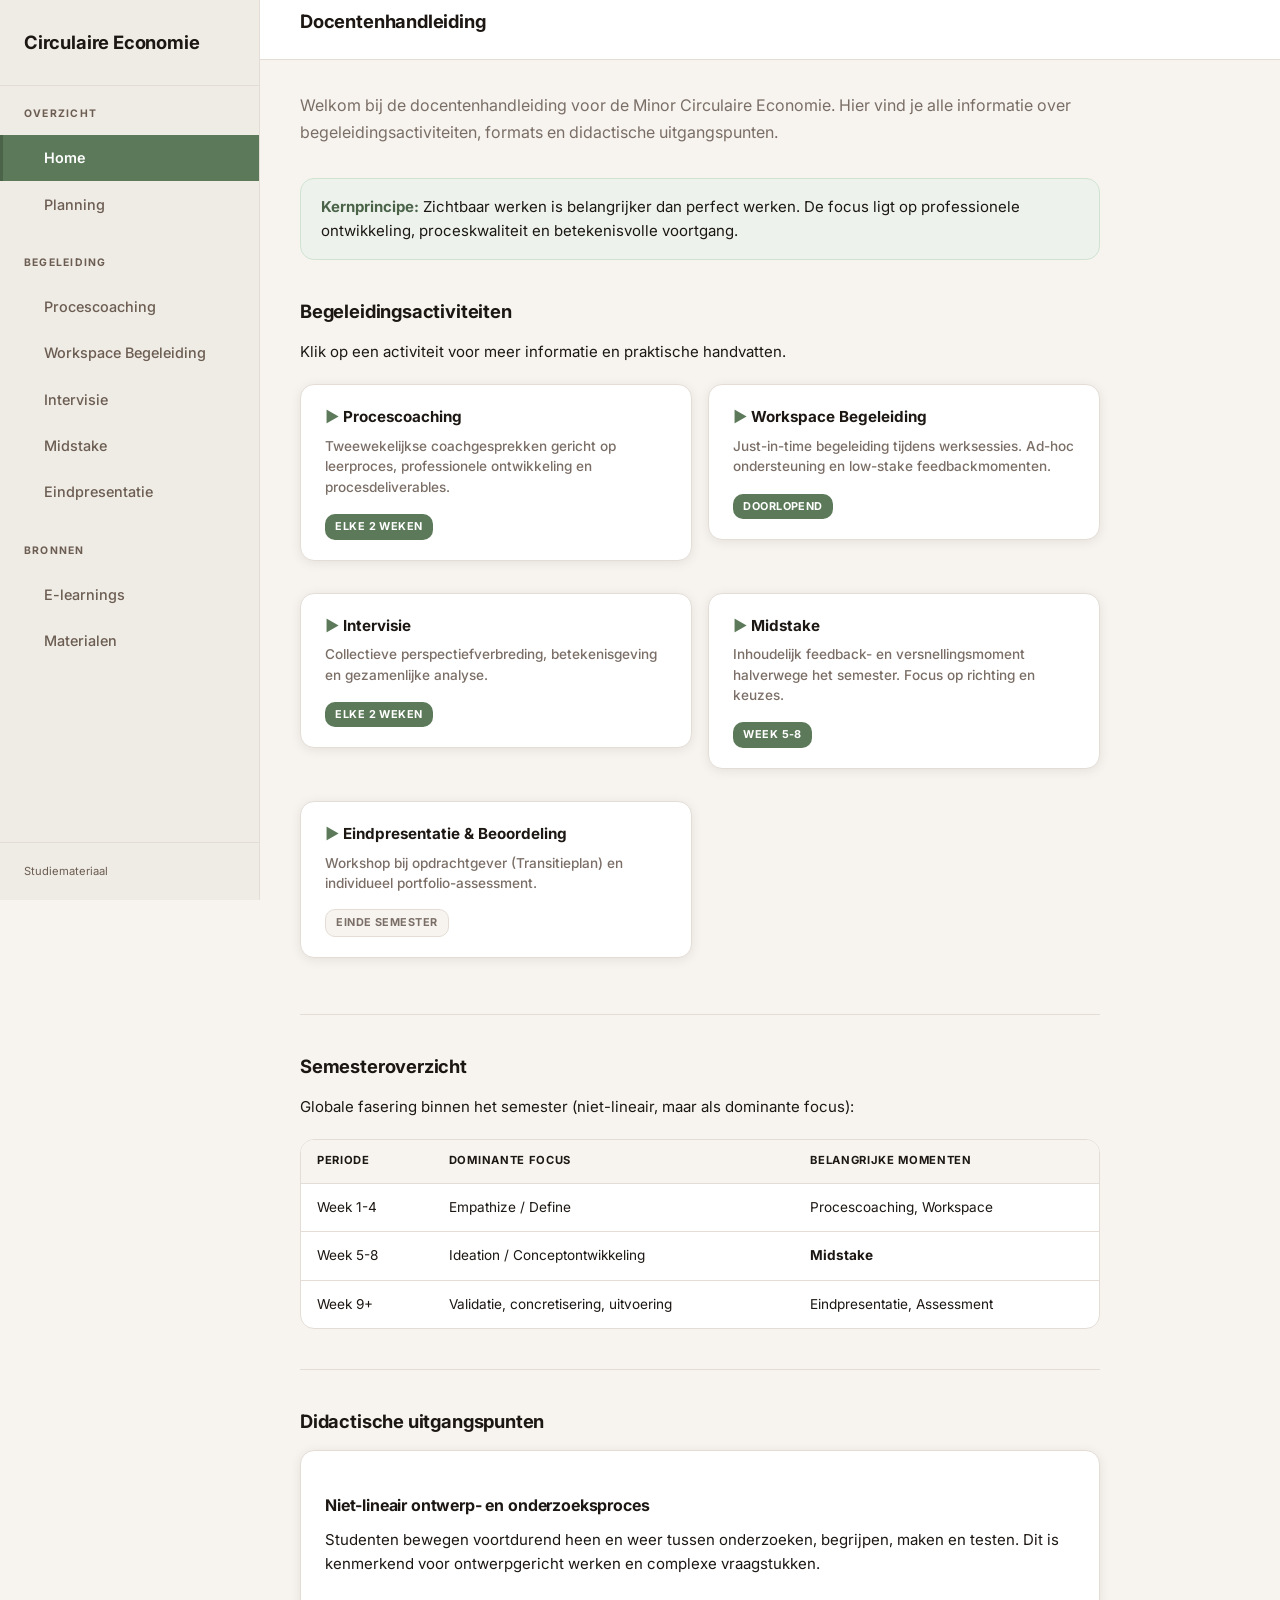
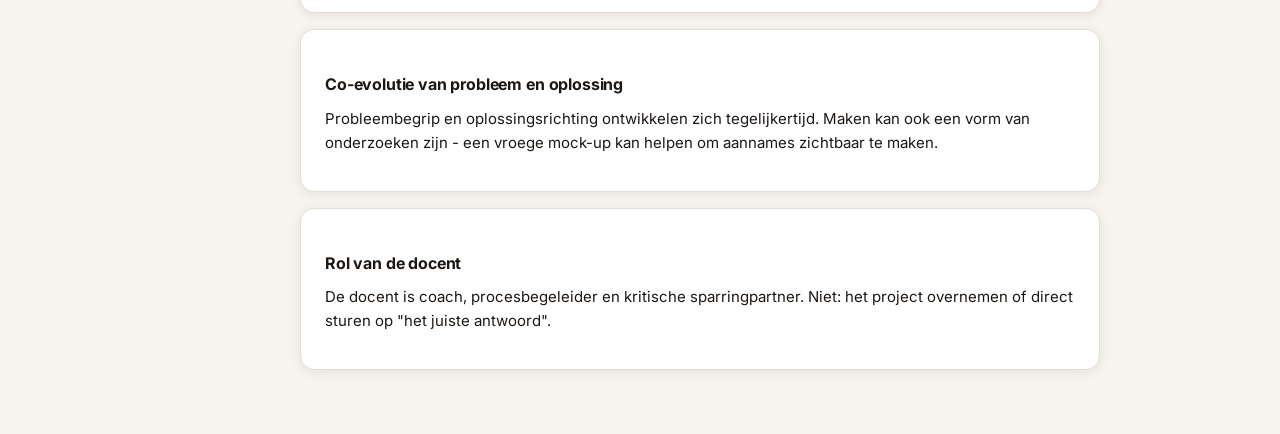
<file: index.html>
<!DOCTYPE html>
<html lang="nl">
<head>
  <meta charset="UTF-8">
  <meta name="viewport" content="width=device-width, initial-scale=1.0">
  <title>Docentenhandleiding | Circulaire Economie</title>
  <link rel="preconnect" href="https://fonts.googleapis.com">
  <link rel="preconnect" href="https://fonts.gstatic.com" crossorigin>
  <link rel="stylesheet" href="https://fonts.googleapis.com/css2?family=Inter:wght@400;500;600;700&display=swap">
  <link rel="stylesheet" href="style.css?v=3">
</head>
<body>
  <div class="layout">
    <div class="sidebar-overlay" onclick="toggleMenu()"></div>

    <!-- Sidebar -->
    <aside class="sidebar" id="sidebar">
      <div class="sidebar-header">
        <div class="sidebar-brand">
          <span class="brand-title">Circulaire Economie</span>
        </div>
      </div>

      <nav class="sidebar-nav">
        <div class="nav-section">
          <div class="nav-section-title">Overzicht</div>
          <a href="index.html" class="nav-link active">
            <span class="nav-icon">&#9679;</span>
            Home
          </a>
          <a href="planning.html" class="nav-link">
            <span class="nav-icon">&#9679;</span>
            Planning
          </a>
        </div>

        <div class="nav-section">
          <div class="nav-section-title">Begeleiding</div>
          <a href="procescoaching.html" class="nav-link">
            <span class="nav-icon">&#9679;</span>
            Procescoaching
          </a>
          <a href="workspace.html" class="nav-link">
            <span class="nav-icon">&#9679;</span>
            Workspace Begeleiding
          </a>
          <a href="intervisie.html" class="nav-link">
            <span class="nav-icon">&#9679;</span>
            Intervisie
          </a>
          <a href="midstake.html" class="nav-link">
            <span class="nav-icon">&#9679;</span>
            Midstake
          </a>
          <a href="eindpresentatie.html" class="nav-link">
            <span class="nav-icon">&#9679;</span>
            Eindpresentatie
          </a>
        </div>

        <div class="nav-section">
          <div class="nav-section-title">Bronnen</div>
          <a href="e-learnings.html" class="nav-link">
            <span class="nav-icon">&#9679;</span>
            E-learnings
          </a>
          <a href="materialen.html" class="nav-link">
            <span class="nav-icon">&#9679;</span>
            Materialen
          </a>
        </div>
      </nav>

      <div class="sidebar-footer">Studiemateriaal</div>
    </aside>

    <!-- Main Content -->
    <main class="main">
      <header class="main-header">
        <button class="mobile-menu-btn" onclick="toggleMenu()">&#9776;</button>
        <h1 class="page-title">Docentenhandleiding</h1>
      </header>

      <div class="main-content">
        <p class="lead">
          Welkom bij de docentenhandleiding voor de Minor Circulaire Economie.
          Hier vind je alle informatie over begeleidingsactiviteiten, formats en didactische uitgangspunten.
        </p>

        <div class="callout callout-primary">
          <p><strong>Kernprincipe:</strong> Zichtbaar werken is belangrijker dan perfect werken.
          De focus ligt op professionele ontwikkeling, proceskwaliteit en betekenisvolle voortgang.</p>
        </div>

        <h2>Begeleidingsactiviteiten</h2>
        <p>Klik op een activiteit voor meer informatie en praktische handvatten.</p>

        <div class="card-grid">
          <a href="procescoaching.html" class="card-link">
            <div class="card">
              <div class="card-title">
                <span class="icon">&#9654;</span>
                Procescoaching
              </div>
              <p class="card-text">
                Tweewekelijkse coachgesprekken gericht op leerproces, professionele ontwikkeling en procesdeliverables.
              </p>
              <span class="badge badge-primary">Elke 2 weken</span>
            </div>
          </a>

          <a href="workspace.html" class="card-link">
            <div class="card">
              <div class="card-title">
                <span class="icon">&#9654;</span>
                Workspace Begeleiding
              </div>
              <p class="card-text">
                Just-in-time begeleiding tijdens werksessies. Ad-hoc ondersteuning en low-stake feedbackmomenten.
              </p>
              <span class="badge badge-primary">Doorlopend</span>
            </div>
          </a>

          <a href="intervisie.html" class="card-link">
            <div class="card">
              <div class="card-title">
                <span class="icon">&#9654;</span>
                Intervisie
              </div>
              <p class="card-text">
                Collectieve perspectiefverbreding, betekenisgeving en gezamenlijke analyse.
              </p>
              <span class="badge badge-primary">Elke 2 weken</span>
            </div>
          </a>

          <a href="midstake.html" class="card-link">
            <div class="card">
              <div class="card-title">
                <span class="icon">&#9654;</span>
                Midstake
              </div>
              <p class="card-text">
                Inhoudelijk feedback- en versnellingsmoment halverwege het semester. Focus op richting en keuzes.
              </p>
              <span class="badge badge-primary">Week 5-8</span>
            </div>
          </a>

          <a href="eindpresentatie.html" class="card-link">
            <div class="card">
              <div class="card-title">
                <span class="icon">&#9654;</span>
                Eindpresentatie & Beoordeling
              </div>
              <p class="card-text">
                Workshop bij opdrachtgever (Transitieplan) en individueel portfolio-assessment.
              </p>
              <span class="badge badge-muted">Einde semester</span>
            </div>
          </a>
        </div>

        <div class="divider"></div>

        <h2>Semesteroverzicht</h2>
        <p>Globale fasering binnen het semester (niet-lineair, maar als dominante focus):</p>

        <div class="table-wrap">
          <table>
            <thead>
              <tr>
                <th>Periode</th>
                <th>Dominante focus</th>
                <th>Belangrijke momenten</th>
              </tr>
            </thead>
            <tbody>
              <tr>
                <td>Week 1-4</td>
                <td>Empathize / Define</td>
                <td>Procescoaching, Workspace</td>
              </tr>
              <tr>
                <td>Week 5-8</td>
                <td>Ideation / Conceptontwikkeling</td>
                <td><strong>Midstake</strong></td>
              </tr>
              <tr>
                <td>Week 9+</td>
                <td>Validatie, concretisering, uitvoering</td>
                <td>Eindpresentatie, Assessment</td>
              </tr>
            </tbody>
          </table>
        </div>

        <div class="divider"></div>

        <h2>Didactische uitgangspunten</h2>

        <div class="card">
          <h3>Niet-lineair ontwerp- en onderzoeksproces</h3>
          <p>Studenten bewegen voortdurend heen en weer tussen onderzoeken, begrijpen, maken en testen.
          Dit is kenmerkend voor ontwerpgericht werken en complexe vraagstukken.</p>
        </div>

        <div class="card">
          <h3>Co-evolutie van probleem en oplossing</h3>
          <p>Probleembegrip en oplossingsrichting ontwikkelen zich tegelijkertijd.
          Maken kan ook een vorm van onderzoeken zijn - een vroege mock-up kan helpen om aannames zichtbaar te maken.</p>
        </div>

        <div class="card">
          <h3>Rol van de docent</h3>
          <p>De docent is coach, procesbegeleider en kritische sparringpartner.
          Niet: het project overnemen of direct sturen op "het juiste antwoord".</p>
        </div>

      </div>
    </main>

  </div>
  <script>
    function toggleMenu(e) {
      if (e) e.preventDefault();
      document.getElementById('sidebar').classList.toggle('open');
      document.querySelector('.sidebar-overlay').classList.toggle('open');
    }
    document.querySelector('.mobile-menu-btn').addEventListener('touchend', toggleMenu);
    document.querySelector('.sidebar-overlay').addEventListener('touchend', toggleMenu);
  </script>
</body>
</html>
</file>
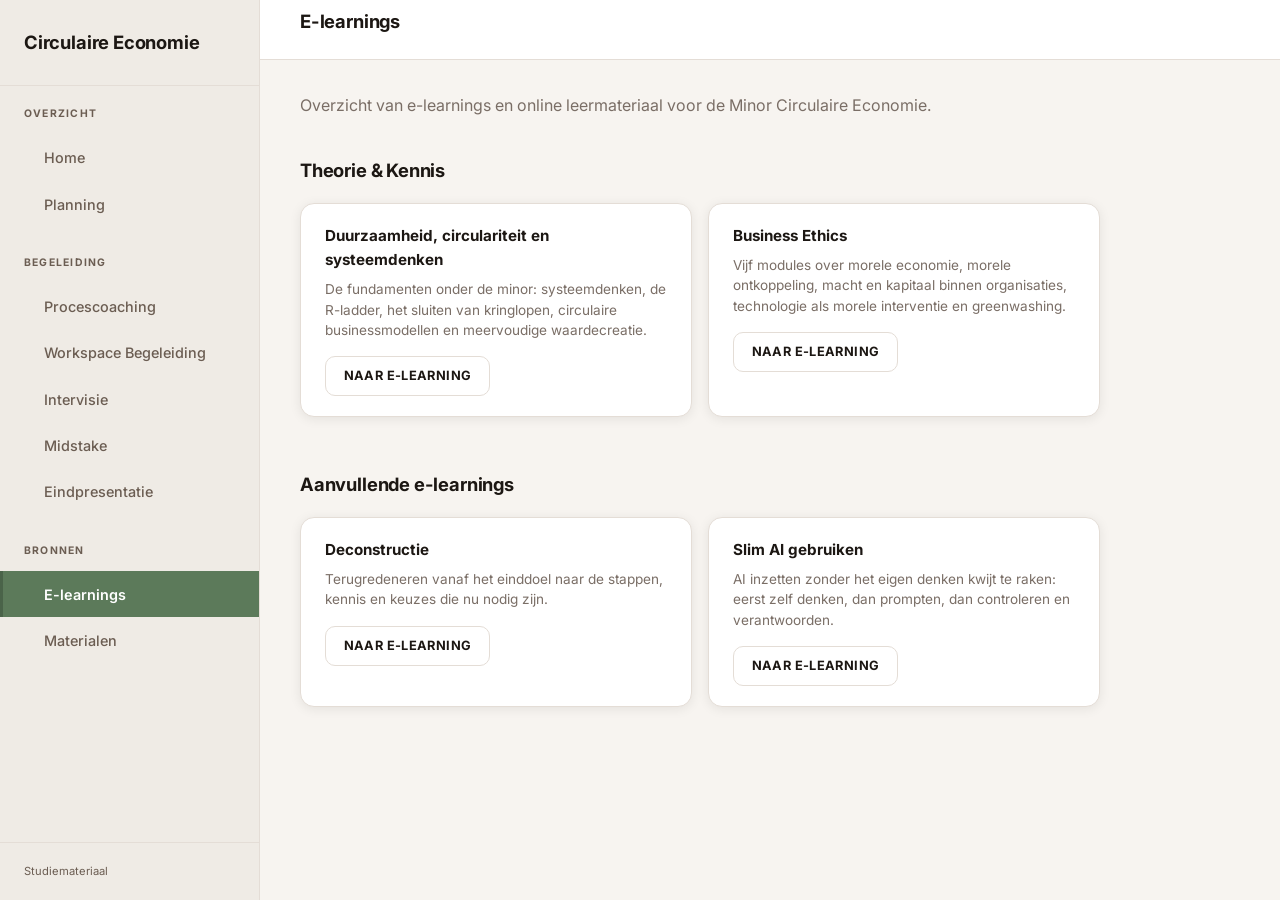
<file: e-learnings.html>
﻿<!DOCTYPE html>
<html lang="nl">
<head>
  <meta charset="UTF-8">
  <meta name="viewport" content="width=device-width, initial-scale=1.0">
  <title>E-learnings | Circulaire Economie</title>
  <link rel="preconnect" href="https://fonts.googleapis.com">
  <link rel="preconnect" href="https://fonts.gstatic.com" crossorigin>
  <link rel="stylesheet" href="https://fonts.googleapis.com/css2?family=Inter:wght@400;500;600;700&display=swap">
  <link rel="stylesheet" href="style.css?v=3">
</head>
<body>
  <div class="layout">
    <div class="sidebar-overlay" onclick="toggleMenu()"></div>

    <!-- Sidebar -->
    <aside class="sidebar" id="sidebar">
      <div class="sidebar-header">
        <div class="sidebar-brand">
          <span class="brand-title">Circulaire Economie</span>
        </div>
      </div>

      <nav class="sidebar-nav">
        <div class="nav-section">
          <div class="nav-section-title">Overzicht</div>
          <a href="index.html" class="nav-link">
            <span class="nav-icon">&#9679;</span>
            Home
          </a>
          <a href="planning.html" class="nav-link">
            <span class="nav-icon">&#9679;</span>
            Planning
          </a>
        </div>

        <div class="nav-section">
          <div class="nav-section-title">Begeleiding</div>
          <a href="procescoaching.html" class="nav-link">
            <span class="nav-icon">&#9679;</span>
            Procescoaching
          </a>
          <a href="workspace.html" class="nav-link">
            <span class="nav-icon">&#9679;</span>
            Workspace Begeleiding
          </a>
          <a href="intervisie.html" class="nav-link">
            <span class="nav-icon">&#9679;</span>
            Intervisie
          </a>
          <a href="midstake.html" class="nav-link">
            <span class="nav-icon">&#9679;</span>
            Midstake
          </a>
          <a href="eindpresentatie.html" class="nav-link">
            <span class="nav-icon">&#9679;</span>
            Eindpresentatie
          </a>
        </div>

        <div class="nav-section">
          <div class="nav-section-title">Bronnen</div>
          <a href="e-learnings.html" class="nav-link active">
            <span class="nav-icon">&#9679;</span>
            E-learnings
          </a>
          <a href="materialen.html" class="nav-link">
            <span class="nav-icon">&#9679;</span>
            Materialen
          </a>
        </div>
      </nav>

      <div class="sidebar-footer">Studiemateriaal</div>
    </aside>

    <!-- Main Content -->
    <main class="main">
      <header class="main-header">
        <button class="mobile-menu-btn" onclick="toggleMenu()">&#9776;</button>
        <h1 class="page-title">E-learnings</h1>
      </header>

      <div class="main-content">
        <p class="lead">
          Overzicht van e-learnings en online leermateriaal voor de Minor Circulaire Economie.
        </p>

        <h2>Theorie &amp; Kennis</h2>
        <div class="card-grid">
          <div class="card">
            <div class="card-title">Duurzaamheid, circulariteit en systeemdenken</div>
            <p class="card-text">De fundamenten onder de minor: systeemdenken, de R-ladder, het sluiten van kringlopen, circulaire businessmodellen en meervoudige waardecreatie.</p>
            <a href="https://fabianb88.github.io/minor-ce-elearnings/player.html?c=duurzaamheid-fundamenten" class="btn btn-outline" target="_blank" rel="noopener">Naar e-learning</a>
          </div>

          <div class="card">
            <div class="card-title">Business Ethics</div>
            <p class="card-text">Vijf modules over morele economie, morele ontkoppeling, macht en kapitaal binnen organisaties, technologie als morele interventie en greenwashing.</p>
            <a href="https://fabianb88.github.io/minor-ce-elearnings/cursus.html?m=business-ethics" class="btn btn-outline" target="_blank" rel="noopener">Naar e-learning</a>
          </div>
        </div>

        <h2>Aanvullende e-learnings</h2>
        <div class="card-grid">
          <div class="card">
            <div class="card-title">Deconstructie</div>
            <p class="card-text">Terugredeneren vanaf het einddoel naar de stappen, kennis en keuzes die nu nodig zijn.</p>
            <a href="https://fabianb88.github.io/deconstructie-elearning/" class="btn btn-outline" target="_blank" rel="noopener">Naar e-learning</a>
          </div>

          <div class="card">
            <div class="card-title">Slim AI gebruiken</div>
            <p class="card-text">AI inzetten zonder het eigen denken kwijt te raken: eerst zelf denken, dan prompten, dan controleren en verantwoorden.</p>
            <a href="https://fabianb88.github.io/ai-gebruiken-elearning/" class="btn btn-outline" target="_blank" rel="noopener">Naar e-learning</a>
          </div>
        </div>

      </div>
    </main>

  </div>
  <script>
    function toggleMenu(e) {
      if (e) e.preventDefault();
      document.getElementById('sidebar').classList.toggle('open');
      document.querySelector('.sidebar-overlay').classList.toggle('open');
    }
    document.querySelector('.mobile-menu-btn').addEventListener('touchend', toggleMenu);
    document.querySelector('.sidebar-overlay').addEventListener('touchend', toggleMenu);
  </script>
</body>
</html>
</file>
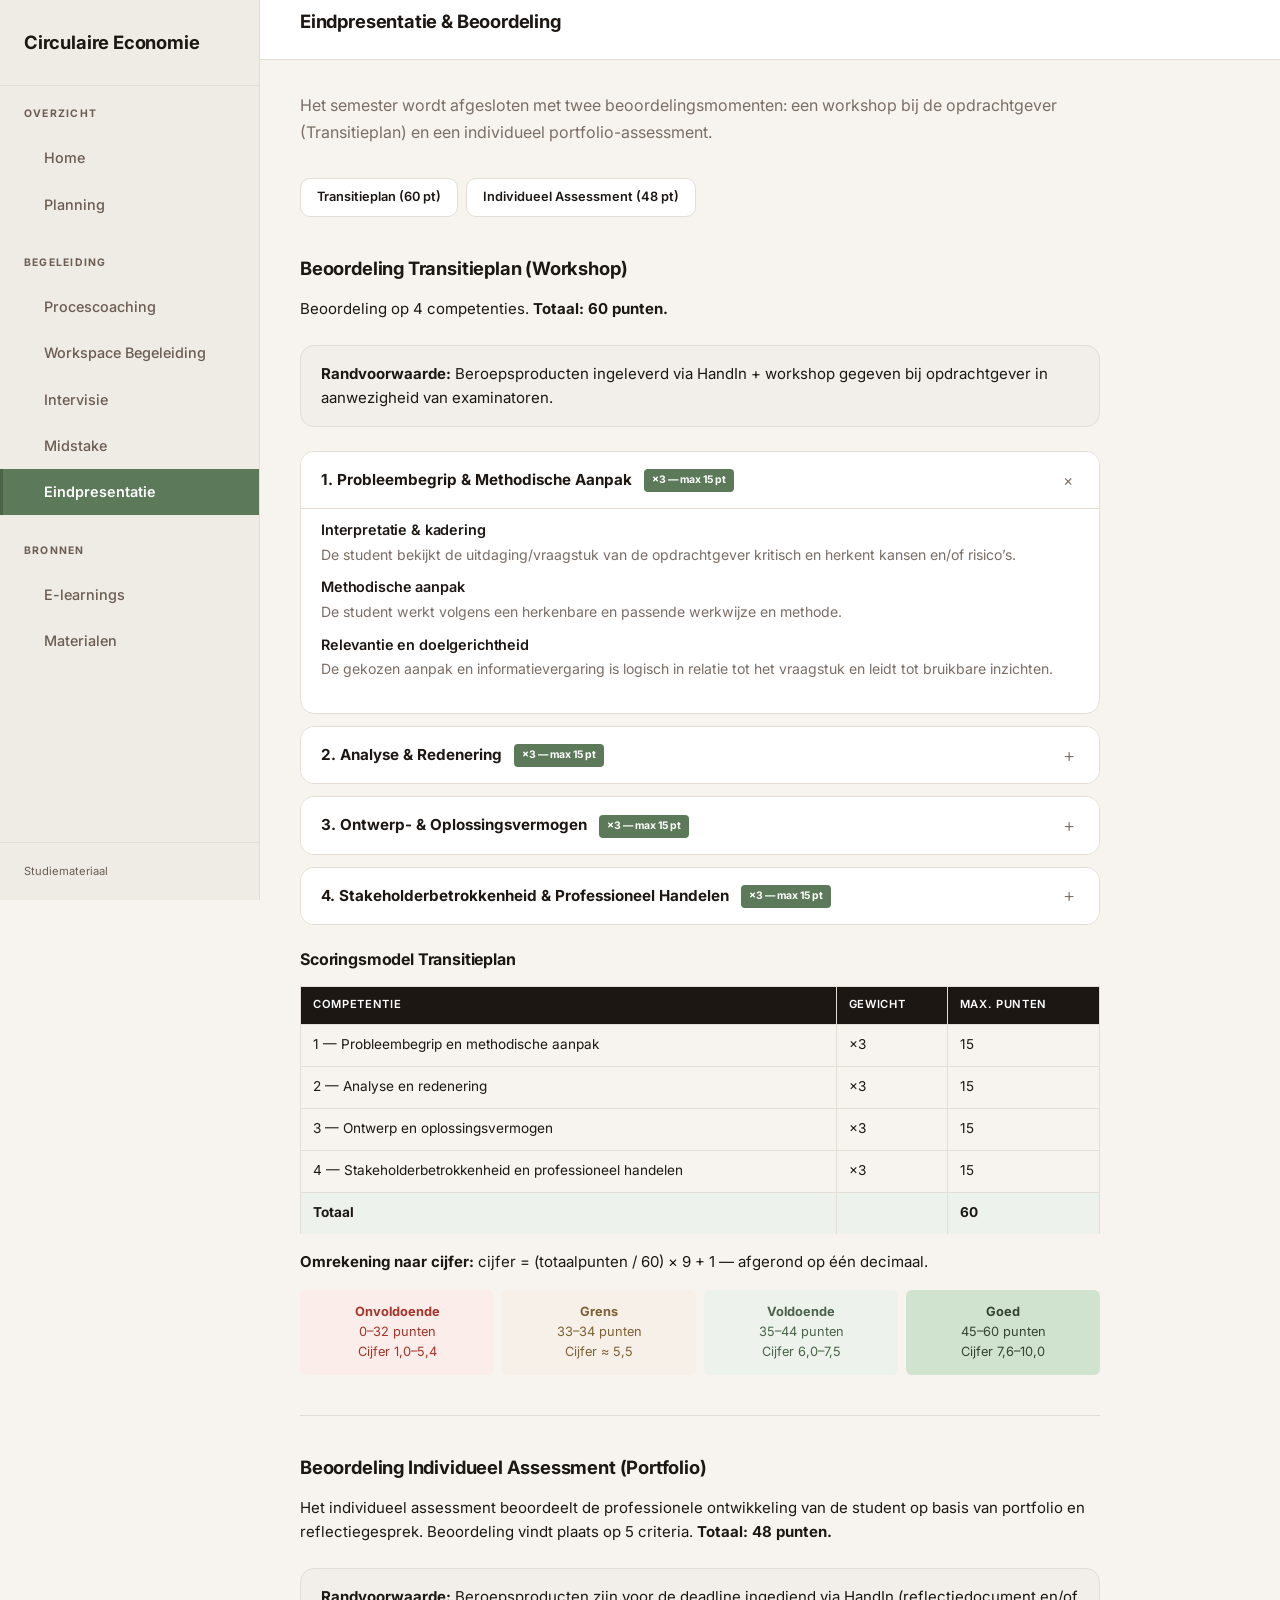
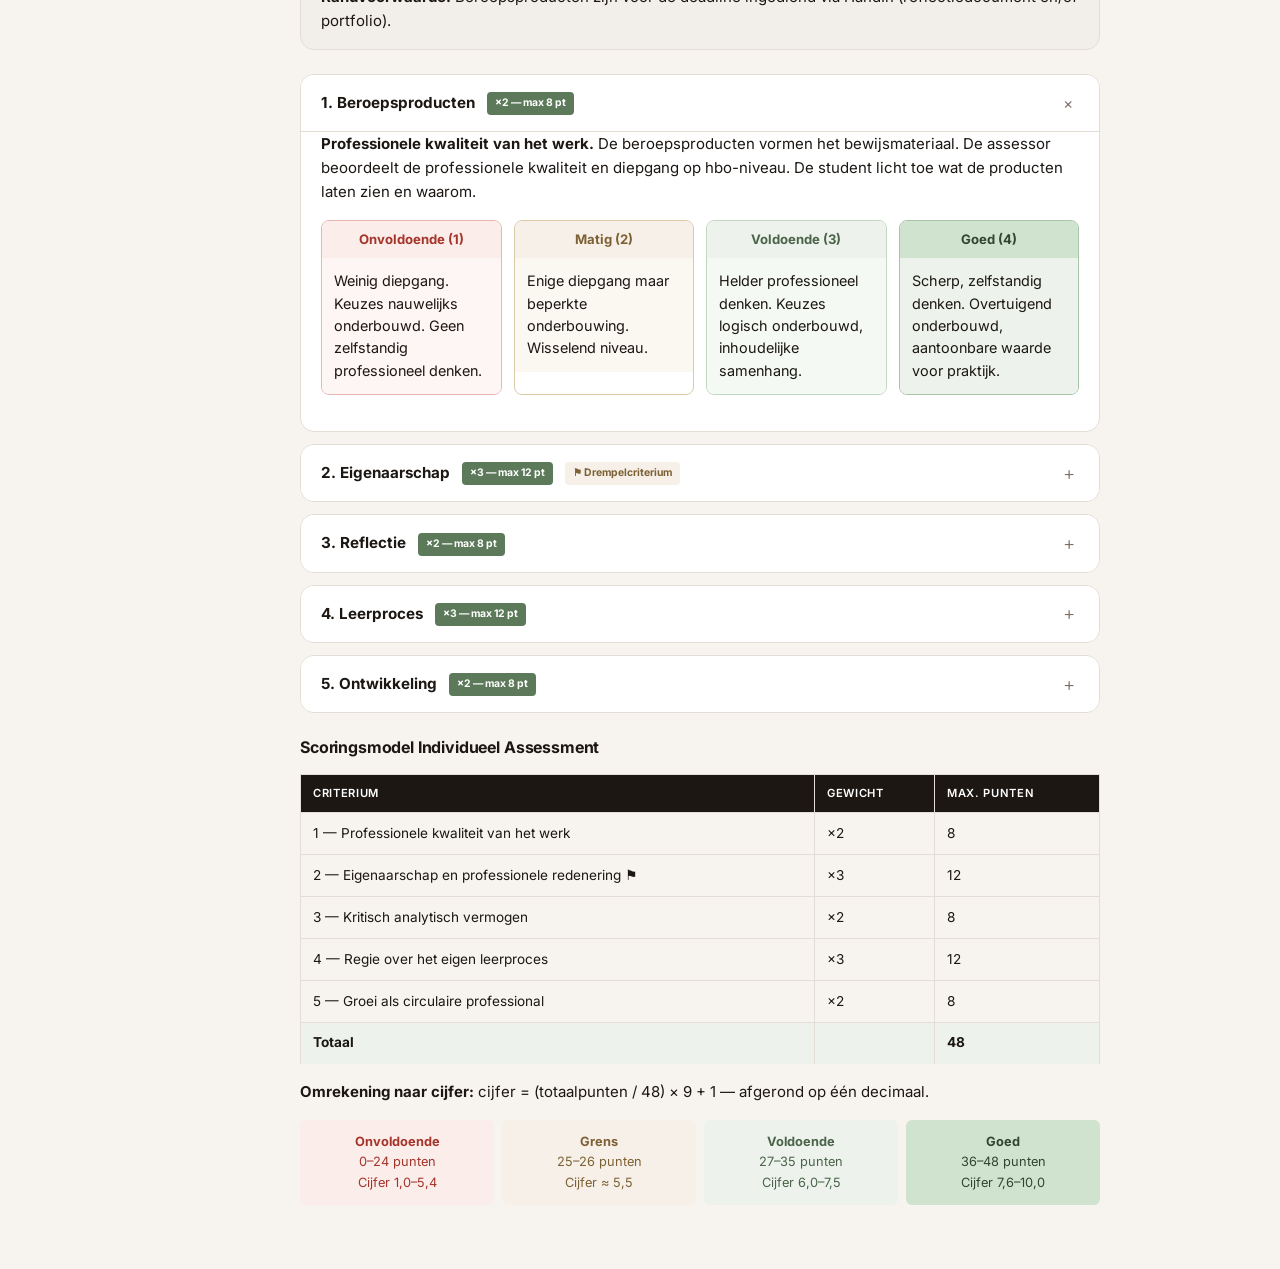
<file: eindpresentatie.html>
<!DOCTYPE html>
<html lang="nl">
<head>
  <meta charset="UTF-8">
  <meta name="viewport" content="width=device-width, initial-scale=1.0">
  <title>Eindpresentatie &amp; Beoordeling | Circulaire Economie</title>
  <link rel="preconnect" href="https://fonts.googleapis.com">
  <link rel="preconnect" href="https://fonts.gstatic.com" crossorigin>
  <link rel="stylesheet" href="https://fonts.googleapis.com/css2?family=Inter:wght@400;500;600;700&display=swap">
  <link rel="stylesheet" href="style.css?v=3">
  <style>
    /* ── Scoring table ── */
    .scoring-table {
      width: 100%;
      border-collapse: collapse;
      font-size: 0.85rem;
      margin: 1rem 0;
    }
    .scoring-table th, .scoring-table td {
      padding: 0.6rem 0.75rem;
      border: 1px solid var(--border);
      text-align: left;
    }
    .scoring-table th {
      background: var(--inkt);
      color: white;
      font-weight: 600;
    }
    .scoring-table tr:nth-child(even) { background: var(--bg); }

    /* ── Badges ── */
    .weight-badge {
      display: inline-block;
      background: var(--accent);
      color: white;
      font-size: 0.65rem;
      font-weight: 700;
      padding: 0.2rem 0.5rem;
      border-radius: 4px;
      margin-left: 0.5rem;
      vertical-align: middle;
    }
    .threshold-badge {
      display: inline-block;
      background: #F6F0E8;
      color: #7D6034;
      font-size: 0.65rem;
      font-weight: 700;
      padding: 0.2rem 0.5rem;
      border-radius: 4px;
      margin-left: 0.5rem;
      vertical-align: middle;
    }

    /* ── Grade scale ── */
    .grade-scale {
      display: grid;
      grid-template-columns: repeat(4, 1fr);
      gap: 0.5rem;
      margin: 1rem 0;
    }
    @media (max-width: 600px) { .grade-scale { grid-template-columns: repeat(2, 1fr); } }
    .grade-box {
      padding: 0.75rem;
      border-radius: 6px;
      text-align: center;
      font-size: 0.8rem;
    }
    .grade-box.fail      { background: #FBEDEA; color: #A5342A; }
    .grade-box.pass      { background: #F6F0E8; color: #7D6034; }
    .grade-box.good      { background: #EDF3EC; color: #4A6349; }
    .grade-box.excellent { background: #D0E3CF; color: #33452F; }

    /* ── Sub-items inside criteria ── */
    .sub-item { margin: 0.75rem 0; }
    .sub-item h4 {
      font-size: 0.9rem;
      font-weight: 600;
      color: var(--inkt);
      margin: 0 0 0.25rem 0;
    }
    .sub-item p {
      color: var(--text-muted);
      margin: 0;
      font-size: 0.88rem;
    }

    /* ── Rubric grid (vervangt indicator-grid) ── */
    .rubric-grid {
      display: grid;
      grid-template-columns: repeat(4, 1fr);
      gap: 0.75rem;
      margin: 1rem 0;
    }
    @media (max-width: 900px) { .rubric-grid { grid-template-columns: repeat(2, 1fr); } }
    @media (max-width: 500px)  { .rubric-grid { grid-template-columns: 1fr; } }

    .rubric-level {
      border-radius: 8px;
      overflow: hidden;
      border: 1px solid transparent;
    }
    .rubric-level-header {
      padding: 0.5rem 0.75rem;
      font-weight: 700;
      font-size: 0.82rem;
      text-align: center;
    }
    .rubric-level-body {
      padding: 0.75rem;
      font-size: 0.9rem;
      line-height: 1.55;
    }

    .rubric-level.fail    { border-color: #E8B6B0; }
    .rubric-level.fail    .rubric-level-header { background: #FBEDEA; color: #A5342A; }
    .rubric-level.fail    .rubric-level-body   { background: #FDF6F4; }

    .rubric-level.moderate { border-color: #DCC9A8; }
    .rubric-level.moderate .rubric-level-header { background: #F6F0E8; color: #7D6034; }
    .rubric-level.moderate .rubric-level-body   { background: #FBF7F1; }

    .rubric-level.sufficient { border-color: #C3D8C1; }
    .rubric-level.sufficient .rubric-level-header { background: #EDF3EC; color: #4A6349; }
    .rubric-level.sufficient .rubric-level-body   { background: #F5F9F4; }

    .rubric-level.excellent { border-color: #A8C4A6; }
    .rubric-level.excellent .rubric-level-header { background: #D0E3CF; color: #33452F; }
    .rubric-level.excellent .rubric-level-body   { background: #EDF3EC; }
  </style>
</head>
<body>
  <div class="layout">
    <div class="sidebar-overlay" onclick="toggleMenu()"></div>

    <aside class="sidebar" id="sidebar">
      <div class="sidebar-header">
        <div class="sidebar-brand">
          <span class="brand-title">Circulaire Economie</span>
        </div>
      </div>
      <nav class="sidebar-nav">
        <div class="nav-section">
          <div class="nav-section-title">Overzicht</div>
          <a href="index.html" class="nav-link"><span class="nav-icon">&#9679;</span>Home</a>
          <a href="planning.html" class="nav-link"><span class="nav-icon">&#9679;</span>Planning</a>
        </div>
        <div class="nav-section">
          <div class="nav-section-title">Begeleiding</div>
          <a href="procescoaching.html" class="nav-link"><span class="nav-icon">&#9679;</span>Procescoaching</a>
          <a href="workspace.html" class="nav-link"><span class="nav-icon">&#9679;</span>Workspace Begeleiding</a>
          <a href="intervisie.html" class="nav-link"><span class="nav-icon">&#9679;</span>Intervisie</a>
          <a href="midstake.html" class="nav-link"><span class="nav-icon">&#9679;</span>Midstake</a>
          <a href="eindpresentatie.html" class="nav-link active"><span class="nav-icon">&#9679;</span>Eindpresentatie</a>
        </div>
        <div class="nav-section">
          <div class="nav-section-title">Bronnen</div>
          <a href="e-learnings.html" class="nav-link"><span class="nav-icon">&#9679;</span>E-learnings</a>
          <a href="materialen.html" class="nav-link"><span class="nav-icon">&#9679;</span>Materialen</a>
        </div>
      </nav>
      <div class="sidebar-footer">Studiemateriaal</div>
    </aside>

    <main class="main">
      <header class="main-header">
        <button class="mobile-menu-btn" onclick="toggleMenu()">&#9776;</button>
        <h1 class="page-title">Eindpresentatie &amp; Beoordeling</h1>
      </header>

      <div class="main-content">
        <p class="lead">
          Het semester wordt afgesloten met twee beoordelingsmomenten: een workshop bij de opdrachtgever (Transitieplan) en een individueel portfolio-assessment.
        </p>

        <div class="quick-nav">
          <a href="#transitieplan">Transitieplan (60 pt)</a>
          <a href="#assessment">Individueel Assessment (48 pt)</a>
        </div>

        <!-- ================================================ -->
        <!-- TRANSITIEPLAN -->
        <!-- ================================================ -->
        <h2 id="transitieplan">Beoordeling Transitieplan (Workshop)</h2>
        <p>Beoordeling op 4 competenties. <strong>Totaal: 60 punten.</strong></p>

        <div class="callout callout-info">
          <p><strong>Randvoorwaarde:</strong> Beroepsproducten ingeleverd via HandIn + workshop gegeven bij opdrachtgever in aanwezigheid van examinatoren.</p>
        </div>

        <!-- Competentie 1 -->
        <div class="collapsible open">
          <div class="collapsible-header" onclick="this.parentElement.classList.toggle('open')">
            <span class="collapsible-title">1. Probleembegrip &amp; Methodische Aanpak <span class="weight-badge">&times;3 &mdash; max 15 pt</span></span>
            <span class="collapsible-icon">+</span>
          </div>
          <div class="collapsible-content">
            <div class="sub-item">
              <h4>Interpretatie &amp; kadering</h4>
              <p>De student bekijkt de uitdaging/vraagstuk van de opdrachtgever kritisch en herkent kansen en/of risico&rsquo;s.</p>
            </div>
            <div class="sub-item">
              <h4>Methodische aanpak</h4>
              <p>De student werkt volgens een herkenbare en passende werkwijze en methode.</p>
            </div>
            <div class="sub-item">
              <h4>Relevantie en doelgerichtheid</h4>
              <p>De gekozen aanpak en informatievergaring is logisch in relatie tot het vraagstuk en leidt tot bruikbare inzichten.</p>
            </div>
          </div>
        </div>

        <!-- Competentie 2 -->
        <div class="collapsible">
          <div class="collapsible-header" onclick="this.parentElement.classList.toggle('open')">
            <span class="collapsible-title">2. Analyse &amp; Redenering <span class="weight-badge">&times;3 &mdash; max 15 pt</span></span>
            <span class="collapsible-icon">+</span>
          </div>
          <div class="collapsible-content">
            <div class="sub-item">
              <h4>Inzicht &amp; patroonherkenning</h4>
              <p>De student legt relevante verbanden, oorzaken, belangen of knelpunten bloot.</p>
            </div>
            <div class="sub-item">
              <h4>Logische redenering</h4>
              <p>Argumenten/oplossingen worden logisch opgebouwd en zijn navolgbaar.</p>
            </div>
            <div class="sub-item">
              <h4>Onderbouwde gevolgtrekkingen en afwegingen</h4>
              <p>De student maakt logische, onderbouwde gevolgtrekkingen die richting geven aan keuzes, oplossingsrichtingen of vervolgstappen.</p>
            </div>
          </div>
        </div>

        <!-- Competentie 3 -->
        <div class="collapsible">
          <div class="collapsible-header" onclick="this.parentElement.classList.toggle('open')">
            <span class="collapsible-title">3. Ontwerp- &amp; Oplossingsvermogen <span class="weight-badge">&times;3 &mdash; max 15 pt</span></span>
            <span class="collapsible-icon">+</span>
          </div>
          <div class="collapsible-content">
            <div class="sub-item">
              <h4>Oplossingsgericht en creatief denken</h4>
              <p>De student verkent meerdere mogelijke richtingen en kan onderbouwen waarom een richting passend is.</p>
            </div>
            <div class="sub-item">
              <h4>Professionele kwaliteit van de beroepsproduct(en)</h4>
              <p>Product(en) is/zijn logisch opgebouwd, helder uitgewerkt en bruikbaar voor de opdrachtgever.</p>
            </div>
            <div class="sub-item">
              <h4>Toepasbaarheid en haalbaarheid</h4>
              <p>De oplossing/uitwerking is realistisch, uitvoerbaar en levert toegevoegde waarde binnen de praktijkcontext.</p>
            </div>
          </div>
        </div>

        <!-- Competentie 4 -->
        <div class="collapsible">
          <div class="collapsible-header" onclick="this.parentElement.classList.toggle('open')">
            <span class="collapsible-title">4. Stakeholderbetrokkenheid &amp; Professioneel Handelen <span class="weight-badge">&times;3 &mdash; max 15 pt</span></span>
            <span class="collapsible-icon">+</span>
          </div>
          <div class="collapsible-content">
            <div class="sub-item">
              <h4>Stakeholders identificeren en betrekken</h4>
              <p>De student betrekt relevante stakeholders op zinvolle momenten en benut hun perspectieven.</p>
            </div>
            <div class="sub-item">
              <h4>Professionele communicatie en verwachtingsmanagement</h4>
              <p>De student communiceert duidelijk, zorgvuldig en responsief naar opdrachtgever en stakeholders en stemt verwachtingen effectief af.</p>
            </div>
            <div class="sub-item">
              <h4>Kwaliteit van interactie met opdrachtgever</h4>
              <p>De workshop levert een inhoudelijke dialoog op waarin inzichten, keuzes en oplossingen worden gevalideerd.</p>
            </div>
          </div>
        </div>

        <h3>Scoringsmodel Transitieplan</h3>
        <table class="scoring-table">
          <thead>
            <tr><th>Competentie</th><th>Gewicht</th><th>Max. punten</th></tr>
          </thead>
          <tbody>
            <tr><td>1 &mdash; Probleembegrip en methodische aanpak</td><td>&times;3</td><td>15</td></tr>
            <tr><td>2 &mdash; Analyse en redenering</td><td>&times;3</td><td>15</td></tr>
            <tr><td>3 &mdash; Ontwerp en oplossingsvermogen</td><td>&times;3</td><td>15</td></tr>
            <tr><td>4 &mdash; Stakeholderbetrokkenheid en professioneel handelen</td><td>&times;3</td><td>15</td></tr>
            <tr style="font-weight: 700; background: var(--accent-licht);"><td>Totaal</td><td></td><td>60</td></tr>
          </tbody>
        </table>

        <p><strong>Omrekening naar cijfer:</strong> cijfer = (totaalpunten / 60) &times; 9 + 1 &mdash; afgerond op &eacute;&eacute;n decimaal.</p>

        <div class="grade-scale">
          <div class="grade-box fail"><strong>Onvoldoende</strong><br>0&ndash;32 punten<br>Cijfer 1,0&ndash;5,4</div>
          <div class="grade-box pass"><strong>Grens</strong><br>33&ndash;34 punten<br>Cijfer &asymp; 5,5</div>
          <div class="grade-box good"><strong>Voldoende</strong><br>35&ndash;44 punten<br>Cijfer 6,0&ndash;7,5</div>
          <div class="grade-box excellent"><strong>Goed</strong><br>45&ndash;60 punten<br>Cijfer 7,6&ndash;10,0</div>
        </div>

        <div class="divider"></div>

        <!-- ================================================ -->
        <!-- INDIVIDUEEL ASSESSMENT -->
        <!-- ================================================ -->
        <h2 id="assessment">Beoordeling Individueel Assessment (Portfolio)</h2>
        <p>Het individueel assessment beoordeelt de professionele ontwikkeling van de student op basis van portfolio en reflectiegesprek. Beoordeling vindt plaats op 5 criteria. <strong>Totaal: 48 punten.</strong></p>

        <div class="callout callout-info">
          <p><strong>Randvoorwaarde:</strong> Beroepsproducten zijn voor de deadline ingediend via HandIn (reflectiedocument en/of portfolio).</p>
        </div>

        <!-- Criterium 1 -->
        <div class="collapsible open">
          <div class="collapsible-header" onclick="this.parentElement.classList.toggle('open')">
            <span class="collapsible-title">1. Beroepsproducten <span class="weight-badge">&times;2 &mdash; max 8 pt</span></span>
            <span class="collapsible-icon">+</span>
          </div>
          <div class="collapsible-content">
            <p><strong>Professionele kwaliteit van het werk.</strong> De beroepsproducten vormen het bewijsmateriaal. De assessor beoordeelt de professionele kwaliteit en diepgang op hbo-niveau. De student licht toe wat de producten laten zien en waarom.</p>
            <div class="rubric-grid">
              <div class="rubric-level fail">
                <div class="rubric-level-header">Onvoldoende (1)</div>
                <div class="rubric-level-body">Weinig diepgang. Keuzes nauwelijks onderbouwd. Geen zelfstandig professioneel denken.</div>
              </div>
              <div class="rubric-level moderate">
                <div class="rubric-level-header">Matig (2)</div>
                <div class="rubric-level-body">Enige diepgang maar beperkte onderbouwing. Wisselend niveau.</div>
              </div>
              <div class="rubric-level sufficient">
                <div class="rubric-level-header">Voldoende (3)</div>
                <div class="rubric-level-body">Helder professioneel denken. Keuzes logisch onderbouwd, inhoudelijke samenhang.</div>
              </div>
              <div class="rubric-level excellent">
                <div class="rubric-level-header">Goed (4)</div>
                <div class="rubric-level-body">Scherp, zelfstandig denken. Overtuigend onderbouwd, aantoonbare waarde voor praktijk.</div>
              </div>
            </div>
          </div>
        </div>

        <!-- Criterium 2 -->
        <div class="collapsible">
          <div class="collapsible-header" onclick="this.parentElement.classList.toggle('open')">
            <span class="collapsible-title">2. Eigenaarschap <span class="weight-badge">&times;3 &mdash; max 12 pt</span> <span class="threshold-badge">&#9873; Drempelcriterium</span></span>
            <span class="collapsible-icon">+</span>
          </div>
          <div class="collapsible-content">
            <p><strong>Eigenaarschap en professionele redenering.</strong> De student laat zien dat hij/zij daadwerkelijk eigenaar is van het werk en kan gemaakte keuzes inhoudelijk verantwoorden &mdash; ook binnen groepscontext.</p>
            <div class="rubric-grid">
              <div class="rubric-level fail">
                <div class="rubric-level-header">Onvoldoende (1)</div>
                <div class="rubric-level-body">Kan werk niet helder toelichten. Waarom-vragen blijven onbeantwoord. Eigenaarschap niet aantoonbaar.</div>
              </div>
              <div class="rubric-level moderate">
                <div class="rubric-level-header">Matig (2)</div>
                <div class="rubric-level-body">Globale uitleg maar beperkte onderbouwing. Verwijst naar groep zonder eigen positie.</div>
              </div>
              <div class="rubric-level sufficient">
                <div class="rubric-level-header">Voldoende (3)</div>
                <div class="rubric-level-body">Licht werk helder toe, onderbouwt keuzes logisch. Eigen bijdrage duidelijk zichtbaar.</div>
              </div>
              <div class="rubric-level excellent">
                <div class="rubric-level-header">Goed (4)</div>
                <div class="rubric-level-body">Diepgaand inzicht, overtuigende onderbouwing. Neemt professionele positie in bij doorvragen.</div>
              </div>
            </div>
            <div class="callout callout-primary" style="margin-top: 1rem;">
              <p><strong>Let op:</strong> Een score van 1 op Eigenaarschap leidt automatisch tot een onvoldoende voor het gehele assessment, ongeacht de totaalscore.</p>
            </div>
          </div>
        </div>

        <!-- Criterium 3 -->
        <div class="collapsible">
          <div class="collapsible-header" onclick="this.parentElement.classList.toggle('open')">
            <span class="collapsible-title">3. Reflectie <span class="weight-badge">&times;2 &mdash; max 8 pt</span></span>
            <span class="collapsible-icon">+</span>
          </div>
          <div class="collapsible-content">
            <p><strong>Kritisch analytisch vermogen.</strong> De student kan het eigen werk en de eigen aannames kritisch bevragen, nuanceren en plaatsen in een bredere professionele context.</p>
            <div class="rubric-grid">
              <div class="rubric-level fail">
                <div class="rubric-level-header">Onvoldoende (1)</div>
                <div class="rubric-level-body">Beschrijvend of oppervlakkig. Aannames niet kritisch besproken.</div>
              </div>
              <div class="rubric-level moderate">
                <div class="rubric-level-header">Matig (2)</div>
                <div class="rubric-level-body">Benoemt sterke/zwakke punten maar eenzijdig. Beperkingen zonder implicaties.</div>
              </div>
              <div class="rubric-level sufficient">
                <div class="rubric-level-header">Voldoende (3)</div>
                <div class="rubric-level-body">Reflecteert realistisch op kwaliteit, aannames en beperkingen. Onderbouwd en relevant.</div>
              </div>
              <div class="rubric-level excellent">
                <div class="rubric-level-header">Goed (4)</div>
                <div class="rubric-level-body">Diepgaand en kritisch. Toont intellectuele onafhankelijkheid.</div>
              </div>
            </div>
          </div>
        </div>

        <!-- Criterium 4 -->
        <div class="collapsible">
          <div class="collapsible-header" onclick="this.parentElement.classList.toggle('open')">
            <span class="collapsible-title">4. Leerproces <span class="weight-badge">&times;3 &mdash; max 12 pt</span></span>
            <span class="collapsible-icon">+</span>
          </div>
          <div class="collapsible-content">
            <p><strong>Regie over het eigen leerproces.</strong> De student laat zien dat hij/zij bewuste keuzes heeft gemaakt over de eigen professionele ontwikkeling. Het portfolio dient als bewijsmateriaal.</p>
            <div class="rubric-grid">
              <div class="rubric-level fail">
                <div class="rubric-level-header">Onvoldoende (1)</div>
                <div class="rubric-level-body">Kan keuzes niet uitleggen. Activiteiten opgesomd zonder leerlogica.</div>
              </div>
              <div class="rubric-level moderate">
                <div class="rubric-level-header">Matig (2)</div>
                <div class="rubric-level-body">Benoemt wat gedaan is maar beperkte onderbouwing. Eigen regie herkenbaar maar niet bewust gestuurd.</div>
              </div>
              <div class="rubric-level sufficient">
                <div class="rubric-level-header">Voldoende (3)</div>
                <div class="rubric-level-body">Legt helder uit welke keuzes en waarom. Coherente leerlogica, aantoonbaar eigenaarschap.</div>
              </div>
              <div class="rubric-level excellent">
                <div class="rubric-level-header">Goed (4)</div>
                <div class="rubric-level-body">Overtuigende, bewuste leerlogica. Vrijheid en eigen regie bewust ingezet.</div>
              </div>
            </div>
          </div>
        </div>

        <!-- Criterium 5 -->
        <div class="collapsible">
          <div class="collapsible-header" onclick="this.parentElement.classList.toggle('open')">
            <span class="collapsible-title">5. Ontwikkeling <span class="weight-badge">&times;2 &mdash; max 8 pt</span></span>
            <span class="collapsible-icon">+</span>
          </div>
          <div class="collapsible-content">
            <p><strong>Groei als circulaire professional.</strong> De student toont aantoonbare ontwikkeling in circulair denken en professioneel handelen. Koppeling aan GreenComp: reflecting on values, exploring sustainability futures.</p>
            <div class="rubric-grid">
              <div class="rubric-level fail">
                <div class="rubric-level-header">Onvoldoende (1)</div>
                <div class="rubric-level-body">Nauwelijks persoonlijke ontwikkeling benoemd. Geen verandering zichtbaar.</div>
              </div>
              <div class="rubric-level moderate">
                <div class="rubric-level-header">Matig (2)</div>
                <div class="rubric-level-body">Enige ontwikkeling maar zwakke koppeling aan circulair denken. Niet scherp verwoord.</div>
              </div>
              <div class="rubric-level sufficient">
                <div class="rubric-level-header">Voldoende (3)</div>
                <div class="rubric-level-body">Herkenbare, onderbouwde ontwikkeling. Concreet gekoppeld aan ervaringen in minor.</div>
              </div>
              <div class="rubric-level excellent">
                <div class="rubric-level-header">Goed (4)</div>
                <div class="rubric-level-body">Scherpe, bewuste ontwikkeling. Doorvertaald naar toekomstig professioneel handelen.</div>
              </div>
            </div>
          </div>
        </div>

        <h3>Scoringsmodel Individueel Assessment</h3>
        <table class="scoring-table">
          <thead>
            <tr><th>Criterium</th><th>Gewicht</th><th>Max. punten</th></tr>
          </thead>
          <tbody>
            <tr><td>1 &mdash; Professionele kwaliteit van het werk</td><td>&times;2</td><td>8</td></tr>
            <tr><td>2 &mdash; Eigenaarschap en professionele redenering &#9873;</td><td>&times;3</td><td>12</td></tr>
            <tr><td>3 &mdash; Kritisch analytisch vermogen</td><td>&times;2</td><td>8</td></tr>
            <tr><td>4 &mdash; Regie over het eigen leerproces</td><td>&times;3</td><td>12</td></tr>
            <tr><td>5 &mdash; Groei als circulaire professional</td><td>&times;2</td><td>8</td></tr>
            <tr style="font-weight: 700; background: var(--accent-licht);"><td>Totaal</td><td></td><td>48</td></tr>
          </tbody>
        </table>

        <p><strong>Omrekening naar cijfer:</strong> cijfer = (totaalpunten / 48) &times; 9 + 1 &mdash; afgerond op &eacute;&eacute;n decimaal.</p>

        <div class="grade-scale">
          <div class="grade-box fail"><strong>Onvoldoende</strong><br>0&ndash;24 punten<br>Cijfer 1,0&ndash;5,4</div>
          <div class="grade-box pass"><strong>Grens</strong><br>25&ndash;26 punten<br>Cijfer &asymp; 5,5</div>
          <div class="grade-box good"><strong>Voldoende</strong><br>27&ndash;35 punten<br>Cijfer 6,0&ndash;7,5</div>
          <div class="grade-box excellent"><strong>Goed</strong><br>36&ndash;48 punten<br>Cijfer 7,6&ndash;10,0</div>
        </div>

      </div>
    </main>
  </div>
  <script>
    function toggleMenu(e) {
      if (e) e.preventDefault();
      document.getElementById('sidebar').classList.toggle('open');
      document.querySelector('.sidebar-overlay').classList.toggle('open');
    }
    document.querySelector('.mobile-menu-btn').addEventListener('touchend', toggleMenu);
    document.querySelector('.sidebar-overlay').addEventListener('touchend', toggleMenu);
  </script>
</body>
</html>
</file>
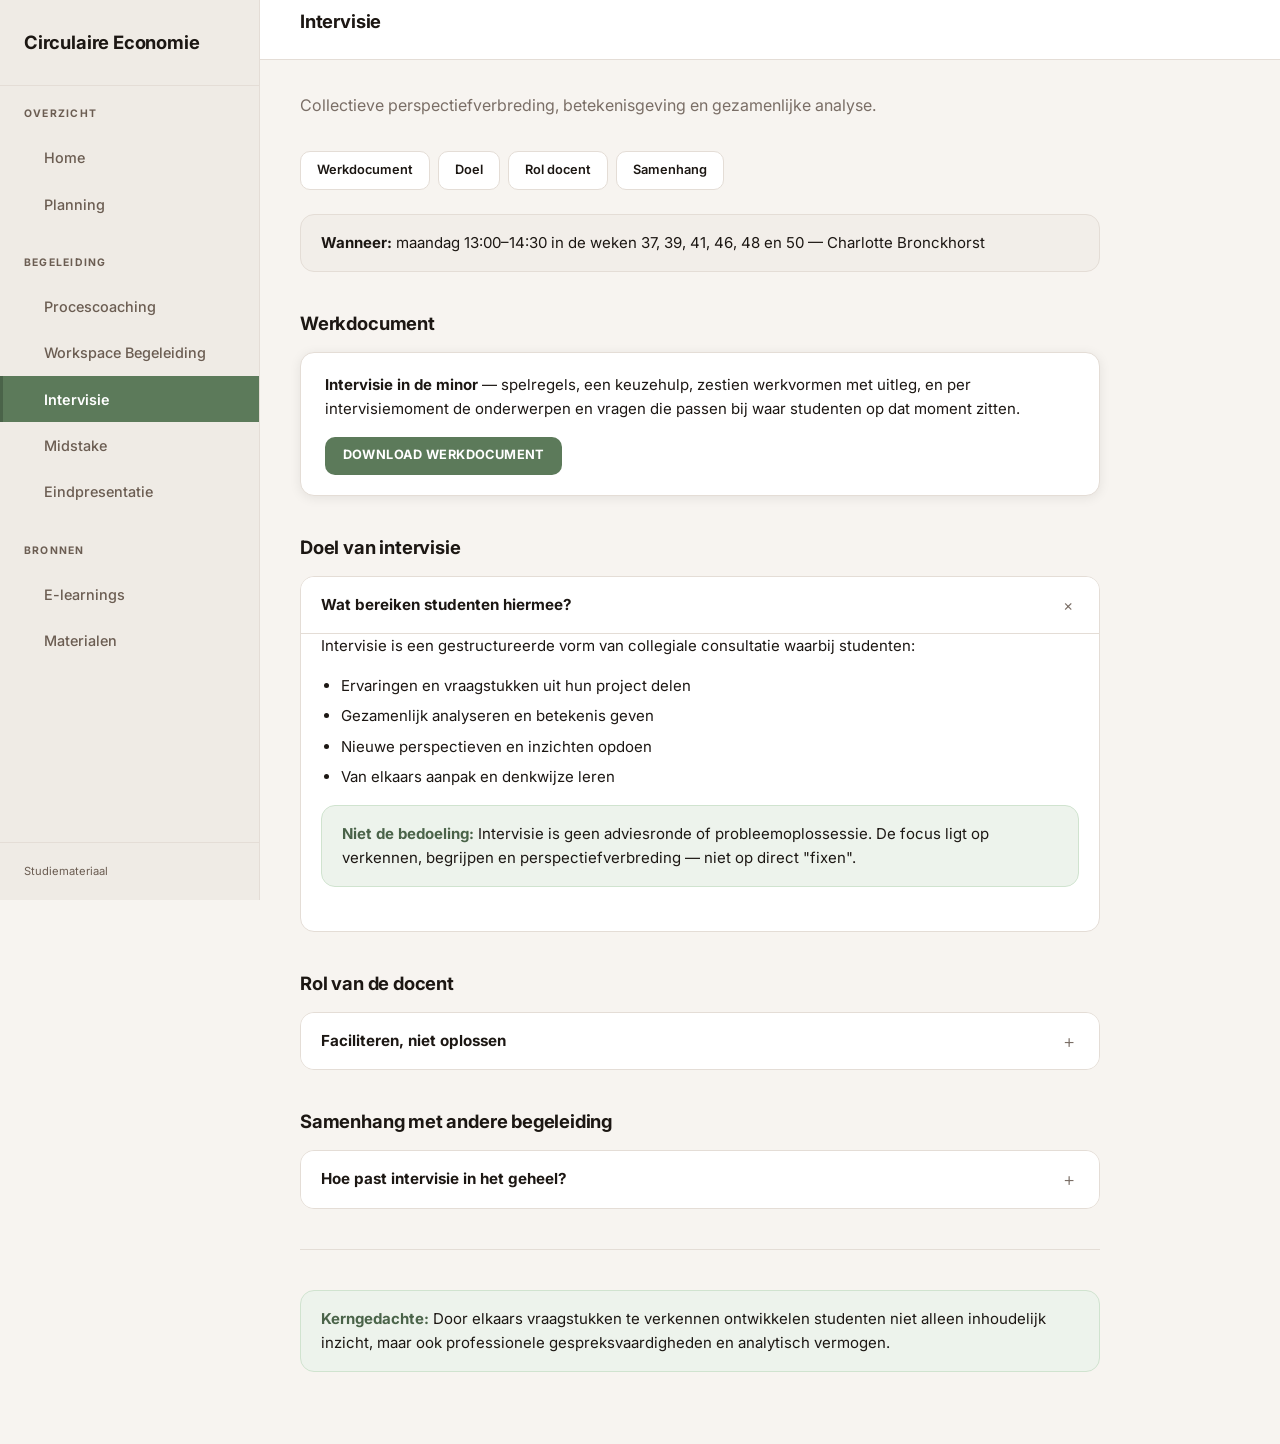
<file: intervisie.html>
<!DOCTYPE html>
<html lang="nl">
<head>
  <meta charset="UTF-8">
  <meta name="viewport" content="width=device-width, initial-scale=1.0">
  <title>Intervisie | Circulaire Economie</title>
  <link rel="preconnect" href="https://fonts.googleapis.com">
  <link rel="preconnect" href="https://fonts.gstatic.com" crossorigin>
  <link rel="stylesheet" href="https://fonts.googleapis.com/css2?family=Inter:wght@400;500;600;700&display=swap">
  <link rel="stylesheet" href="style.css?v=3">
</head>
<body>
  <div class="layout">
    <div class="sidebar-overlay" onclick="toggleMenu()"></div>

    <aside class="sidebar" id="sidebar">
      <div class="sidebar-header">
        <div class="sidebar-brand">
          <span class="brand-title">Circulaire Economie</span>
        </div>
      </div>
      <nav class="sidebar-nav">
        <div class="nav-section">
          <div class="nav-section-title">Overzicht</div>
          <a href="index.html" class="nav-link"><span class="nav-icon">&#9679;</span>Home</a>
          <a href="planning.html" class="nav-link"><span class="nav-icon">&#9679;</span>Planning</a>
        </div>
        <div class="nav-section">
          <div class="nav-section-title">Begeleiding</div>
          <a href="procescoaching.html" class="nav-link"><span class="nav-icon">&#9679;</span>Procescoaching</a>
          <a href="workspace.html" class="nav-link"><span class="nav-icon">&#9679;</span>Workspace Begeleiding</a>
          <a href="intervisie.html" class="nav-link active"><span class="nav-icon">&#9679;</span>Intervisie</a>
          <a href="midstake.html" class="nav-link"><span class="nav-icon">&#9679;</span>Midstake</a>
          <a href="eindpresentatie.html" class="nav-link"><span class="nav-icon">&#9679;</span>Eindpresentatie</a>
        </div>
        <div class="nav-section">
          <div class="nav-section-title">Bronnen</div>
          <a href="e-learnings.html" class="nav-link"><span class="nav-icon">&#9679;</span>E-learnings</a>
          <a href="materialen.html" class="nav-link"><span class="nav-icon">&#9679;</span>Materialen</a>
        </div>
      </nav>
      <div class="sidebar-footer">Studiemateriaal</div>
    </aside>

    <main class="main">
      <header class="main-header">
        <button class="mobile-menu-btn" onclick="toggleMenu()">&#9776;</button>
        <h1 class="page-title">Intervisie</h1>
      </header>

      <div class="main-content">
        <p class="lead">
          Collectieve perspectiefverbreding, betekenisgeving en gezamenlijke analyse.
        </p>

        <div class="quick-nav">
          <a href="#werkdocument">Werkdocument</a>
          <a href="#doel">Doel</a>
          <a href="#rol">Rol docent</a>
          <a href="#samenhang">Samenhang</a>
        </div>

        <div class="callout callout-info">
          <p><strong>Wanneer:</strong> maandag 13:00&ndash;14:30 in de weken 37, 39, 41, 46, 48 en 50 &mdash; Charlotte Bronckhorst</p>
        </div>

        <!-- Werkdocument -->
        <h2 id="werkdocument">Werkdocument</h2>
        <div class="card">
          <p style="margin-top:0"><strong>Intervisie in de minor</strong> &mdash; spelregels, een keuzehulp,
          zestien werkvormen met uitleg, en per intervisiemoment de onderwerpen en vragen die passen bij
          waar studenten op dat moment zitten.</p>
          <a class="btn btn-primary" href="downloads/intervisie-in-de-minor.docx" download>Download werkdocument</a>
        </div>

        <!-- Doel -->
        <h2 id="doel">Doel van intervisie</h2>
        <div class="collapsible open">
          <div class="collapsible-header" onclick="this.parentElement.classList.toggle('open')">
            <span class="collapsible-title">Wat bereiken studenten hiermee?</span>
            <span class="collapsible-icon">+</span>
          </div>
          <div class="collapsible-content">
            <p>Intervisie is een gestructureerde vorm van collegiale consultatie waarbij studenten:</p>
            <ul>
              <li>Ervaringen en vraagstukken uit hun project delen</li>
              <li>Gezamenlijk analyseren en betekenis geven</li>
              <li>Nieuwe perspectieven en inzichten opdoen</li>
              <li>Van elkaars aanpak en denkwijze leren</li>
            </ul>
            <div class="callout callout-primary" style="margin-top: 1rem;">
              <p><strong>Niet de bedoeling:</strong> Intervisie is geen adviesronde of probleemoplossessie. De focus ligt op verkennen, begrijpen en perspectiefverbreding &mdash; niet op direct "fixen".</p>
            </div>
          </div>
        </div>

        <!-- Rol docent -->
        <h2 id="rol">Rol van de docent</h2>
        <div class="collapsible">
          <div class="collapsible-header" onclick="this.parentElement.classList.toggle('open')">
            <span class="collapsible-title">Faciliteren, niet oplossen</span>
            <span class="collapsible-icon">+</span>
          </div>
          <div class="collapsible-content">
            <p>De docent faciliteert het intervisieproces:</p>
            <ul>
              <li>Bewaakt de structuur en tijd</li>
              <li>Stimuleert doorvragen en verdieping</li>
              <li>Zorgt voor veilige, open sfeer</li>
              <li>Helpt bij het formuleren van inzichten</li>
            </ul>
          </div>
        </div>

        <!-- Samenhang -->
        <h2 id="samenhang">Samenhang met andere begeleiding</h2>
        <div class="collapsible">
          <div class="collapsible-header" onclick="this.parentElement.classList.toggle('open')">
            <span class="collapsible-title">Hoe past intervisie in het geheel?</span>
            <span class="collapsible-icon">+</span>
          </div>
          <div class="collapsible-content">
            <p>Intervisie vult andere begeleidingsvormen aan:</p>
            <div class="table-wrap">
              <table>
                <thead>
                  <tr><th>Vorm</th><th>Focus</th></tr>
                </thead>
                <tbody>
                  <tr><td><strong>Intervisie</strong></td><td>Collectief leren, perspectiefverbreding</td></tr>
                  <tr><td>Procescoaching</td><td>Individueel/duo leerproces en voortgang</td></tr>
                  <tr><td>Workspace coaching</td><td>Just-in-time, ad-hoc ondersteuning</td></tr>
                </tbody>
              </table>
            </div>
          </div>
        </div>

        <div class="divider"></div>

        <div class="callout callout-primary">
          <p><strong>Kerngedachte:</strong> Door elkaars vraagstukken te verkennen ontwikkelen studenten niet alleen inhoudelijk inzicht, maar ook professionele gespreksvaardigheden en analytisch vermogen.</p>
        </div>

      </div>
    </main>
  </div>
  <script>
    function toggleMenu(e) {
      if (e) e.preventDefault();
      document.getElementById('sidebar').classList.toggle('open');
      document.querySelector('.sidebar-overlay').classList.toggle('open');
    }
    document.querySelector('.mobile-menu-btn').addEventListener('touchend', toggleMenu);
    document.querySelector('.sidebar-overlay').addEventListener('touchend', toggleMenu);
  </script>
</body>
</html>
</file>
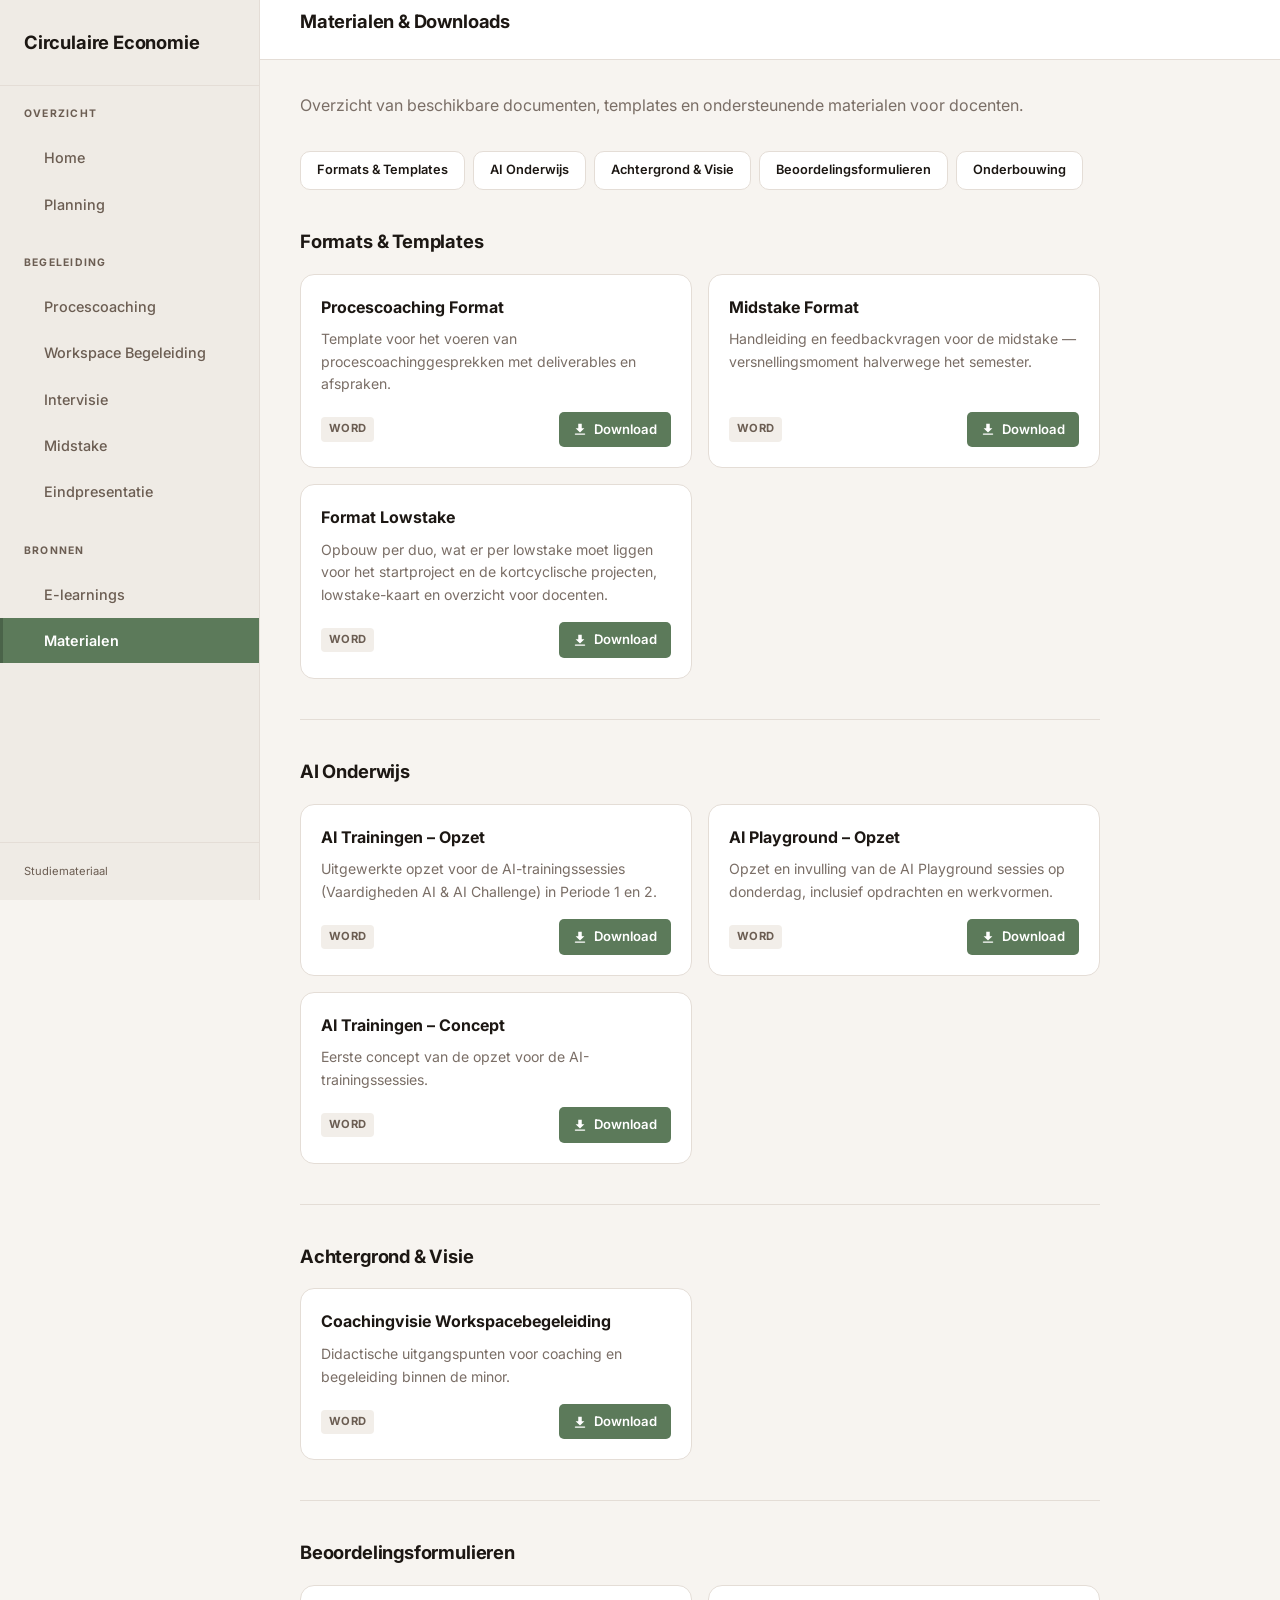
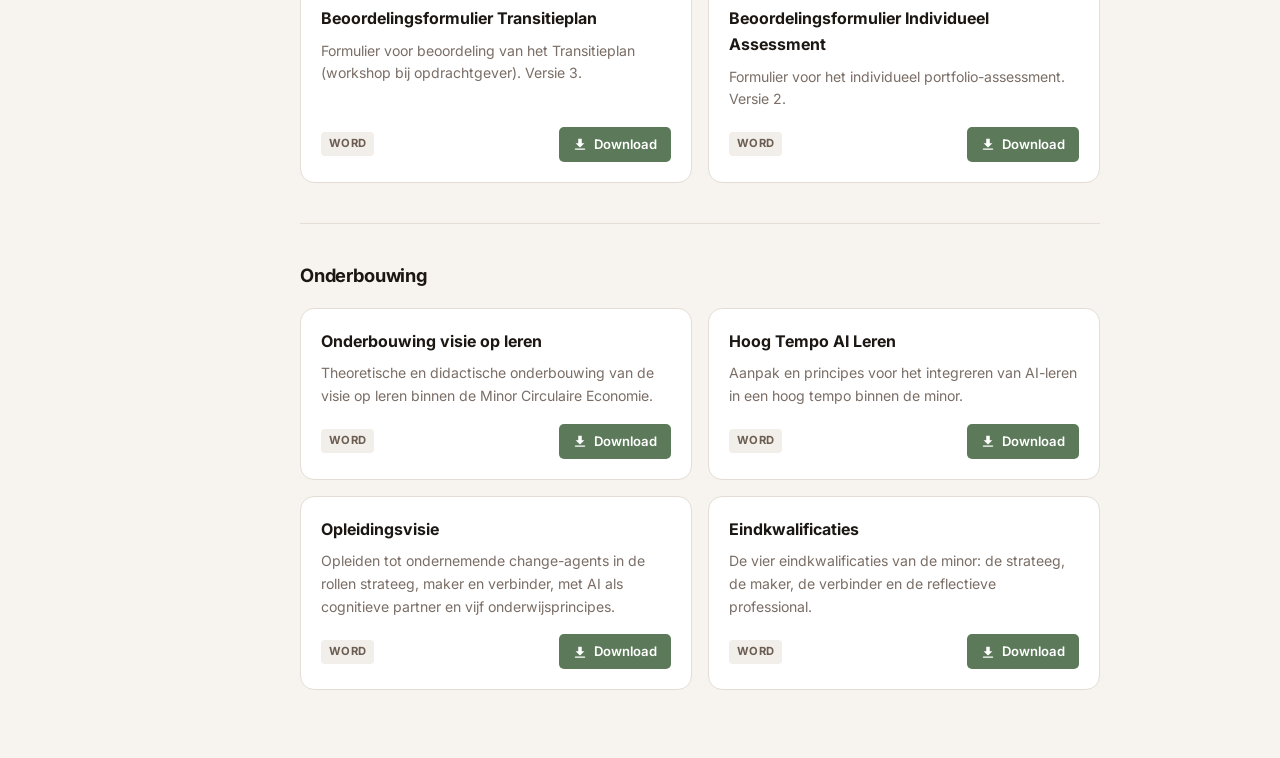
<file: materialen.html>
<!DOCTYPE html>
<html lang="nl">
<head>
  <meta charset="UTF-8">
  <meta name="viewport" content="width=device-width, initial-scale=1.0">
  <title>Materialen | Circulaire Economie</title>
  <link rel="preconnect" href="https://fonts.googleapis.com">
  <link rel="preconnect" href="https://fonts.gstatic.com" crossorigin>
  <link rel="stylesheet" href="https://fonts.googleapis.com/css2?family=Inter:wght@400;500;600;700&display=swap">
  <link rel="stylesheet" href="style.css?v=3">
  <style>
    .download-card {
      background: var(--surface);
      border: 1px solid var(--border);
      border-radius: var(--radius);
      padding: 1.25rem;
      display: flex;
      flex-direction: column;
      gap: 0.5rem;
    }
    .download-card-title {
      font-size: 1rem;
      font-weight: 700;
      color: var(--inkt);
    }
    .download-card-desc {
      color: var(--text-muted);
      font-size: 0.88rem;
      flex: 1;
      margin: 0;
    }
    .download-card-footer {
      display: flex;
      align-items: center;
      justify-content: space-between;
      margin-top: 0.5rem;
      gap: 0.5rem;
    }
    .btn-download {
      display: inline-flex;
      align-items: center;
      gap: 0.4rem;
      background: var(--accent);
      color: #fff;
      font-size: 0.82rem;
      font-weight: 600;
      padding: 0.45rem 0.9rem;
      border-radius: 5px;
      text-decoration: none;
      transition: background 0.15s;
      white-space: nowrap;
    }
    .btn-download:hover { background: var(--accent-donker); color: #fff; }
    .btn-download svg { flex-shrink: 0; }
    .filetype-badge {
      font-size: 0.7rem;
      font-weight: 700;
      padding: 0.2rem 0.5rem;
      border-radius: 4px;
      text-transform: uppercase;
      letter-spacing: 0.03em;
    }
    .ft-word  { background: var(--vlak); color: var(--tekst-donker); }
    .ft-excel { background: var(--vlak); color: var(--tekst-donker); }
    .ft-pdf   { background: var(--vlak); color: var(--tekst-donker); }
  </style>
</head>
<body>
  <div class="layout">
    <div class="sidebar-overlay" onclick="toggleMenu()"></div>

    <aside class="sidebar" id="sidebar">
      <div class="sidebar-header">
        <div class="sidebar-brand">
          <span class="brand-title">Circulaire Economie</span>
        </div>
      </div>
      <nav class="sidebar-nav">
        <div class="nav-section">
          <div class="nav-section-title">Overzicht</div>
          <a href="index.html" class="nav-link"><span class="nav-icon">&#9679;</span>Home</a>
          <a href="planning.html" class="nav-link"><span class="nav-icon">&#9679;</span>Planning</a>
        </div>
        <div class="nav-section">
          <div class="nav-section-title">Begeleiding</div>
          <a href="procescoaching.html" class="nav-link"><span class="nav-icon">&#9679;</span>Procescoaching</a>
          <a href="workspace.html" class="nav-link"><span class="nav-icon">&#9679;</span>Workspace Begeleiding</a>
          <a href="intervisie.html" class="nav-link"><span class="nav-icon">&#9679;</span>Intervisie</a>
          <a href="midstake.html" class="nav-link"><span class="nav-icon">&#9679;</span>Midstake</a>
          <a href="eindpresentatie.html" class="nav-link"><span class="nav-icon">&#9679;</span>Eindpresentatie</a>
        </div>
        <div class="nav-section">
          <div class="nav-section-title">Bronnen</div>
          <a href="e-learnings.html" class="nav-link"><span class="nav-icon">&#9679;</span>E-learnings</a>
          <a href="materialen.html" class="nav-link active"><span class="nav-icon">&#9679;</span>Materialen</a>
        </div>
      </nav>
      <div class="sidebar-footer">Studiemateriaal</div>
    </aside>

    <main class="main">
      <header class="main-header">
        <button class="mobile-menu-btn" onclick="toggleMenu()">&#9776;</button>
        <h1 class="page-title">Materialen &amp; Downloads</h1>
      </header>

      <div class="main-content">
        <p class="lead">
          Overzicht van beschikbare documenten, templates en ondersteunende materialen voor docenten.
        </p>

        <div class="quick-nav">
          <a href="#formats">Formats &amp; Templates</a>
          <a href="#ai">AI Onderwijs</a>
          <a href="#visie">Achtergrond &amp; Visie</a>
          <a href="#beoordeling">Beoordelingsformulieren</a>
          <a href="#onderbouwing">Onderbouwing</a>
        </div>

        <!-- ── Formats & Templates ── -->
        <h2 id="formats">Formats &amp; Templates</h2>
        <div class="card-grid">

          <div class="download-card">
            <div class="download-card-title">Procescoaching Format</div>
            <p class="download-card-desc">Template voor het voeren van procescoachinggesprekken met deliverables en afspraken.</p>
            <div class="download-card-footer">
              <span class="filetype-badge ft-word">Word</span>
              <a href="downloads/format-coaching-deliverables.docx" class="btn-download" download>
                <svg width="14" height="14" viewBox="0 0 16 16" fill="currentColor"><path d="M8 12L3 7h3V2h4v5h3L8 12z"/><rect x="2" y="13" width="12" height="1.5" rx="0.75"/></svg>
                Download
              </a>
            </div>
          </div>

          <div class="download-card">
            <div class="download-card-title">Midstake Format</div>
            <p class="download-card-desc">Handleiding en feedbackvragen voor de midstake &mdash; versnellingsmoment halverwege het semester.</p>
            <div class="download-card-footer">
              <span class="filetype-badge ft-word">Word</span>
              <a href="downloads/midstake-format.docx" class="btn-download" download>
                <svg width="14" height="14" viewBox="0 0 16 16" fill="currentColor"><path d="M8 12L3 7h3V2h4v5h3L8 12z"/><rect x="2" y="13" width="12" height="1.5" rx="0.75"/></svg>
                Download
              </a>
            </div>
          </div>

          <div class="download-card">
            <div class="download-card-title">Format Lowstake</div>
            <p class="download-card-desc">Opbouw per duo, wat er per lowstake moet liggen voor het startproject en de kortcyclische projecten, lowstake-kaart en overzicht voor docenten.</p>
            <div class="download-card-footer">
              <span class="filetype-badge ft-word">Word</span>
              <a href="downloads/format-lowstake.docx" class="btn-download" download>
                <svg width="14" height="14" viewBox="0 0 16 16" fill="currentColor"><path d="M8 12L3 7h3V2h4v5h3L8 12z"/><rect x="2" y="13" width="12" height="1.5" rx="0.75"/></svg>
                Download
              </a>
            </div>
          </div>


        </div>

        <div class="divider"></div>

        <!-- ── AI Onderwijs ── -->
        <h2 id="ai">AI Onderwijs</h2>
        <div class="card-grid">

          <div class="download-card">
            <div class="download-card-title">AI Trainingen – Opzet</div>
            <p class="download-card-desc">Uitgewerkte opzet voor de AI-trainingssessies (Vaardigheden AI &amp; AI Challenge) in Periode 1 en 2.</p>
            <div class="download-card-footer">
              <span class="filetype-badge ft-word">Word</span>
              <a href="downloads/ai-trainingen-opzet.docx" class="btn-download" download>
                <svg width="14" height="14" viewBox="0 0 16 16" fill="currentColor"><path d="M8 12L3 7h3V2h4v5h3L8 12z"/><rect x="2" y="13" width="12" height="1.5" rx="0.75"/></svg>
                Download
              </a>
            </div>
          </div>

          <div class="download-card">
            <div class="download-card-title">AI Playground – Opzet</div>
            <p class="download-card-desc">Opzet en invulling van de AI Playground sessies op donderdag, inclusief opdrachten en werkvormen.</p>
            <div class="download-card-footer">
              <span class="filetype-badge ft-word">Word</span>
              <a href="downloads/ai-playground-opzet.docx" class="btn-download" download>
                <svg width="14" height="14" viewBox="0 0 16 16" fill="currentColor"><path d="M8 12L3 7h3V2h4v5h3L8 12z"/><rect x="2" y="13" width="12" height="1.5" rx="0.75"/></svg>
                Download
              </a>
            </div>
          </div>

          <div class="download-card">
            <div class="download-card-title">AI Trainingen – Concept</div>
            <p class="download-card-desc">Eerste concept van de opzet voor de AI-trainingssessies.</p>
            <div class="download-card-footer">
              <span class="filetype-badge ft-word">Word</span>
              <a href="downloads/ai-trainingen-opzet-concept.docx" class="btn-download" download>
                <svg width="14" height="14" viewBox="0 0 16 16" fill="currentColor"><path d="M8 12L3 7h3V2h4v5h3L8 12z"/><rect x="2" y="13" width="12" height="1.5" rx="0.75"/></svg>
                Download
              </a>
            </div>
          </div>

        </div>

        <div class="divider"></div>

        <!-- ── Achtergrond & Visie ── -->
        <h2 id="visie">Achtergrond &amp; Visie</h2>
        <div class="card-grid">

          <div class="download-card">
            <div class="download-card-title">Coachingvisie Workspacebegeleiding</div>
            <p class="download-card-desc">Didactische uitgangspunten voor coaching en begeleiding binnen de minor.</p>
            <div class="download-card-footer">
              <span class="filetype-badge ft-word">Word</span>
              <a href="downloads/coachingvisie-workspacebegeleiding.docx" class="btn-download" download>
                <svg width="14" height="14" viewBox="0 0 16 16" fill="currentColor"><path d="M8 12L3 7h3V2h4v5h3L8 12z"/><rect x="2" y="13" width="12" height="1.5" rx="0.75"/></svg>
                Download
              </a>
            </div>
          </div>

        </div>

        <div class="divider"></div>

        <!-- ── Beoordelingsformulieren ── -->
        <h2 id="beoordeling">Beoordelingsformulieren</h2>
        <div class="card-grid">

          <div class="download-card">
            <div class="download-card-title">Beoordelingsformulier Transitieplan</div>
            <p class="download-card-desc">Formulier voor beoordeling van het Transitieplan (workshop bij opdrachtgever). Versie 3.</p>
            <div class="download-card-footer">
              <span class="filetype-badge ft-word">Word</span>
              <a href="downloads/beoordelingsformulier-transitieplan-v3.docx" class="btn-download" download>
                <svg width="14" height="14" viewBox="0 0 16 16" fill="currentColor"><path d="M8 12L3 7h3V2h4v5h3L8 12z"/><rect x="2" y="13" width="12" height="1.5" rx="0.75"/></svg>
                Download
              </a>
            </div>
          </div>

          <div class="download-card">
            <div class="download-card-title">Beoordelingsformulier Individueel Assessment</div>
            <p class="download-card-desc">Formulier voor het individueel portfolio-assessment. Versie 2.</p>
            <div class="download-card-footer">
              <span class="filetype-badge ft-word">Word</span>
              <a href="downloads/beoordelingsformulier-assessment-v2.docx" class="btn-download" download>
                <svg width="14" height="14" viewBox="0 0 16 16" fill="currentColor"><path d="M8 12L3 7h3V2h4v5h3L8 12z"/><rect x="2" y="13" width="12" height="1.5" rx="0.75"/></svg>
                Download
              </a>
            </div>
          </div>

        </div>

        <div class="divider"></div>

        <!-- ── Onderbouwing ── -->
        <h2 id="onderbouwing">Onderbouwing</h2>
        <div class="card-grid">

          <div class="download-card">
            <div class="download-card-title">Onderbouwing visie op leren</div>
            <p class="download-card-desc">Theoretische en didactische onderbouwing van de visie op leren binnen de Minor Circulaire Economie.</p>
            <div class="download-card-footer">
              <span class="filetype-badge ft-word">Word</span>
              <a href="downloads/onderbouwing-visie-op-leren.docx" class="btn-download" download>
                <svg width="14" height="14" viewBox="0 0 16 16" fill="currentColor"><path d="M8 12L3 7h3V2h4v5h3L8 12z"/><rect x="2" y="13" width="12" height="1.5" rx="0.75"/></svg>
                Download
              </a>
            </div>
          </div>

          <div class="download-card">
            <div class="download-card-title">Hoog Tempo AI Leren</div>
            <p class="download-card-desc">Aanpak en principes voor het integreren van AI-leren in een hoog tempo binnen de minor.</p>
            <div class="download-card-footer">
              <span class="filetype-badge ft-word">Word</span>
              <a href="downloads/hoog-tempo-ai-leren.docx" class="btn-download" download>
                <svg width="14" height="14" viewBox="0 0 16 16" fill="currentColor"><path d="M8 12L3 7h3V2h4v5h3L8 12z"/><rect x="2" y="13" width="12" height="1.5" rx="0.75"/></svg>
                Download
              </a>
            </div>
          </div>

          <div class="download-card">
            <div class="download-card-title">Opleidingsvisie</div>
            <p class="download-card-desc">Opleiden tot ondernemende change-agents in de rollen strateeg, maker en verbinder, met AI als cognitieve partner en vijf onderwijsprincipes.</p>
            <div class="download-card-footer">
              <span class="filetype-badge ft-word">Word</span>
              <a href="downloads/opleidingsvisie-minor-ce.docx" class="btn-download" download>
                <svg width="14" height="14" viewBox="0 0 16 16" fill="currentColor"><path d="M8 12L3 7h3V2h4v5h3L8 12z"/><rect x="2" y="13" width="12" height="1.5" rx="0.75"/></svg>
                Download
              </a>
            </div>
          </div>

          <div class="download-card">
            <div class="download-card-title">Eindkwalificaties</div>
            <p class="download-card-desc">De vier eindkwalificaties van de minor: de strateeg, de maker, de verbinder en de reflectieve professional.</p>
            <div class="download-card-footer">
              <span class="filetype-badge ft-word">Word</span>
              <a href="downloads/eindkwalificaties.docx" class="btn-download" download>
                <svg width="14" height="14" viewBox="0 0 16 16" fill="currentColor"><path d="M8 12L3 7h3V2h4v5h3L8 12z"/><rect x="2" y="13" width="12" height="1.5" rx="0.75"/></svg>
                Download
              </a>
            </div>
          </div>

        </div>

      </div>
    </main>
  </div>
  <script>
    function toggleMenu(e) {
      if (e) e.preventDefault();
      document.getElementById('sidebar').classList.toggle('open');
      document.querySelector('.sidebar-overlay').classList.toggle('open');
    }
    document.querySelector('.mobile-menu-btn').addEventListener('touchend', toggleMenu);
    document.querySelector('.sidebar-overlay').addEventListener('touchend', toggleMenu);
  </script>
</body>
</html>
</file>
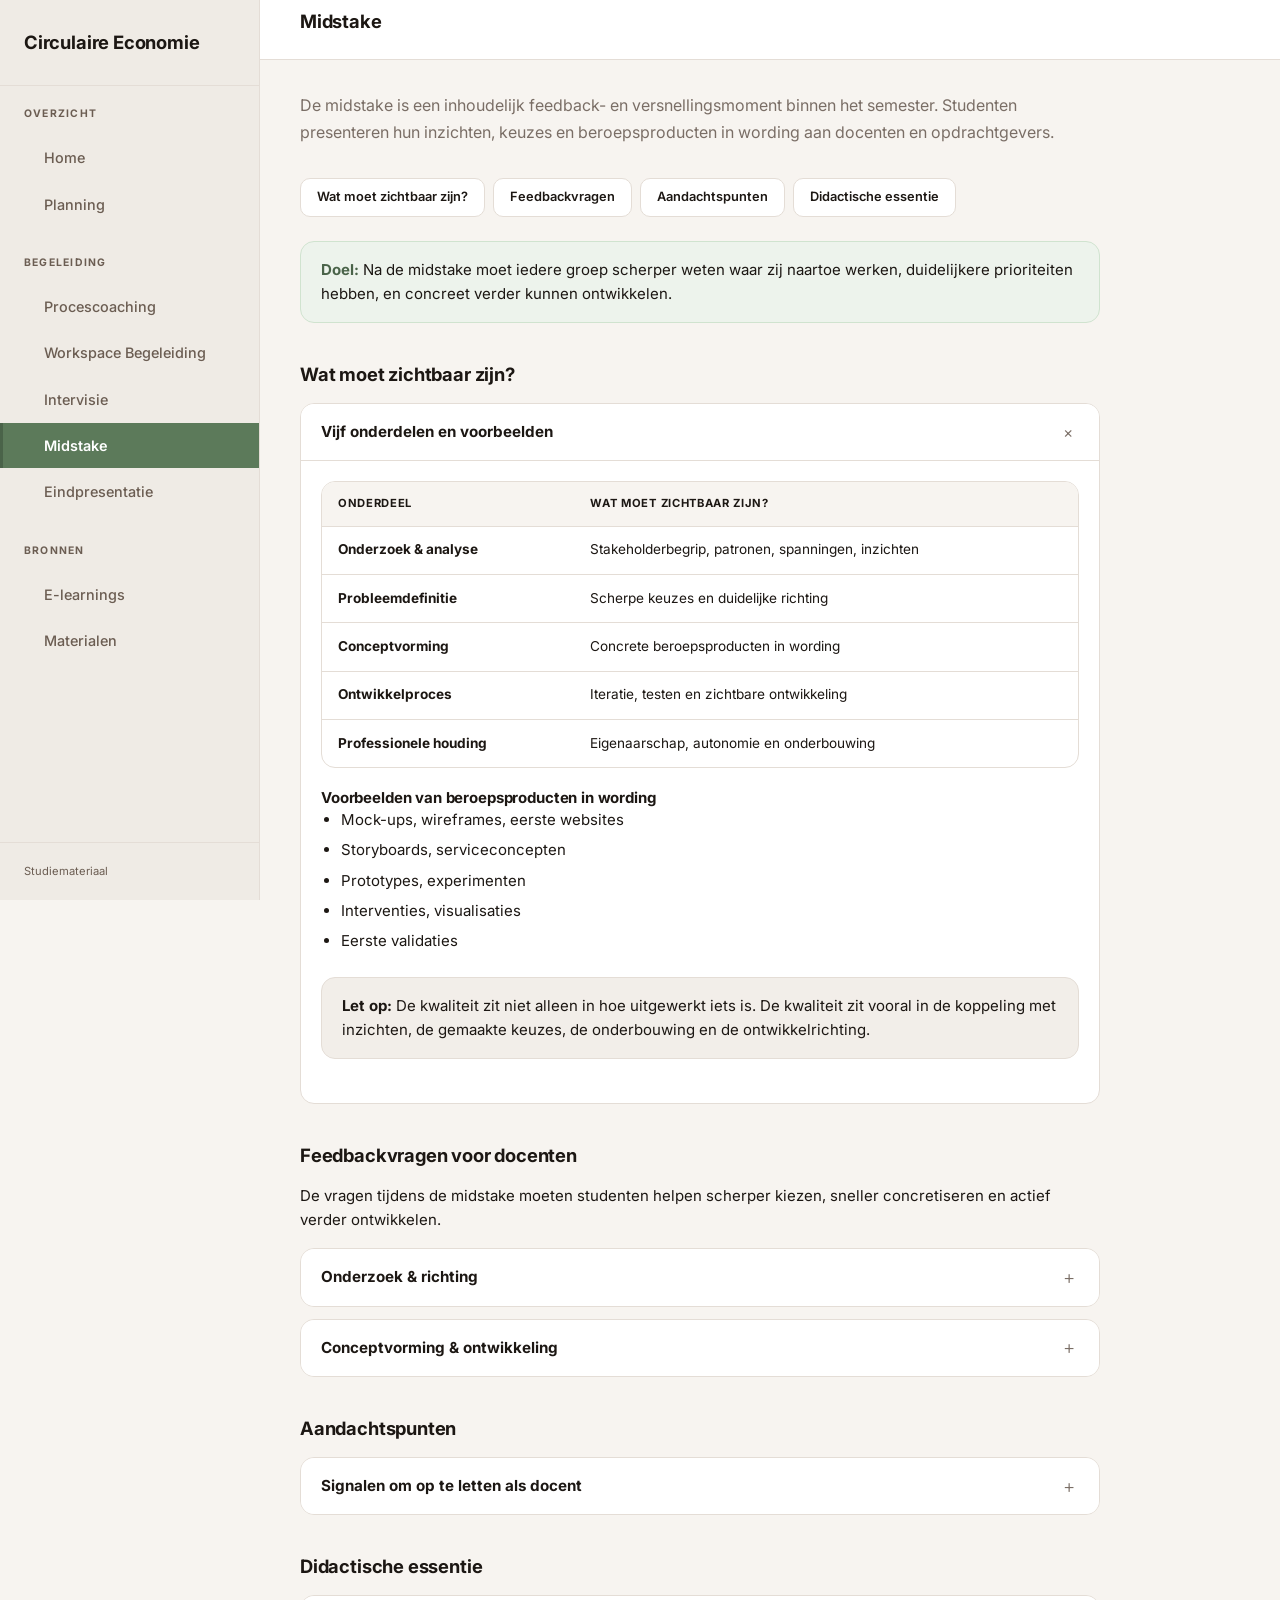
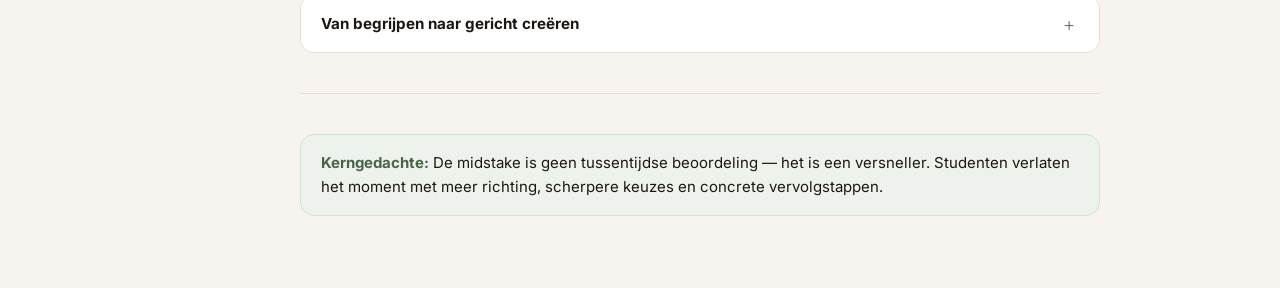
<file: midstake.html>
<!DOCTYPE html>
<html lang="nl">
<head>
  <meta charset="UTF-8">
  <meta name="viewport" content="width=device-width, initial-scale=1.0">
  <title>Midstake | Circulaire Economie</title>
  <link rel="preconnect" href="https://fonts.googleapis.com">
  <link rel="preconnect" href="https://fonts.gstatic.com" crossorigin>
  <link rel="stylesheet" href="https://fonts.googleapis.com/css2?family=Inter:wght@400;500;600;700&display=swap">
  <link rel="stylesheet" href="style.css?v=3">
</head>
<body>
  <div class="layout">
    <div class="sidebar-overlay" onclick="toggleMenu()"></div>

    <aside class="sidebar" id="sidebar">
      <div class="sidebar-header">
        <div class="sidebar-brand">
          <span class="brand-title">Circulaire Economie</span>
        </div>
      </div>
      <nav class="sidebar-nav">
        <div class="nav-section">
          <div class="nav-section-title">Overzicht</div>
          <a href="index.html" class="nav-link"><span class="nav-icon">&#9679;</span>Home</a>
          <a href="planning.html" class="nav-link"><span class="nav-icon">&#9679;</span>Planning</a>
        </div>
        <div class="nav-section">
          <div class="nav-section-title">Begeleiding</div>
          <a href="procescoaching.html" class="nav-link"><span class="nav-icon">&#9679;</span>Procescoaching</a>
          <a href="workspace.html" class="nav-link"><span class="nav-icon">&#9679;</span>Workspace Begeleiding</a>
          <a href="intervisie.html" class="nav-link"><span class="nav-icon">&#9679;</span>Intervisie</a>
          <a href="midstake.html" class="nav-link active"><span class="nav-icon">&#9679;</span>Midstake</a>
          <a href="eindpresentatie.html" class="nav-link"><span class="nav-icon">&#9679;</span>Eindpresentatie</a>
        </div>
        <div class="nav-section">
          <div class="nav-section-title">Bronnen</div>
          <a href="e-learnings.html" class="nav-link"><span class="nav-icon">&#9679;</span>E-learnings</a>
          <a href="materialen.html" class="nav-link"><span class="nav-icon">&#9679;</span>Materialen</a>
        </div>
      </nav>
      <div class="sidebar-footer">Studiemateriaal</div>
    </aside>

    <main class="main">
      <header class="main-header">
        <button class="mobile-menu-btn" onclick="toggleMenu()">&#9776;</button>
        <h1 class="page-title">Midstake</h1>
      </header>

      <div class="main-content">
        <p class="lead">
          De midstake is een inhoudelijk feedback- en versnellingsmoment binnen het semester.
          Studenten presenteren hun inzichten, keuzes en beroepsproducten in wording aan docenten en opdrachtgevers.
        </p>

        <div class="quick-nav">
          <a href="#zichtbaar">Wat moet zichtbaar zijn?</a>
          <a href="#feedbackvragen">Feedbackvragen</a>
          <a href="#aandachtspunten">Aandachtspunten</a>
          <a href="#essentie">Didactische essentie</a>
        </div>

        <div class="callout callout-primary">
          <p><strong>Doel:</strong> Na de midstake moet iedere groep scherper weten waar zij naartoe werken,
          duidelijkere prioriteiten hebben, en concreet verder kunnen ontwikkelen.</p>
        </div>

        <!-- Wat moet zichtbaar zijn -->
        <h2 id="zichtbaar">Wat moet zichtbaar zijn?</h2>
        <div class="collapsible open">
          <div class="collapsible-header" onclick="this.parentElement.classList.toggle('open')">
            <span class="collapsible-title">Vijf onderdelen en voorbeelden</span>
            <span class="collapsible-icon">+</span>
          </div>
          <div class="collapsible-content">
            <div class="table-wrap">
              <table>
                <thead>
                  <tr><th>Onderdeel</th><th>Wat moet zichtbaar zijn?</th></tr>
                </thead>
                <tbody>
                  <tr><td><strong>Onderzoek &amp; analyse</strong></td><td>Stakeholderbegrip, patronen, spanningen, inzichten</td></tr>
                  <tr><td><strong>Probleemdefinitie</strong></td><td>Scherpe keuzes en duidelijke richting</td></tr>
                  <tr><td><strong>Conceptvorming</strong></td><td>Concrete beroepsproducten in wording</td></tr>
                  <tr><td><strong>Ontwikkelproces</strong></td><td>Iteratie, testen en zichtbare ontwikkeling</td></tr>
                  <tr><td><strong>Professionele houding</strong></td><td>Eigenaarschap, autonomie en onderbouwing</td></tr>
                </tbody>
              </table>
            </div>
            <h4>Voorbeelden van beroepsproducten in wording</h4>
            <ul>
              <li>Mock-ups, wireframes, eerste websites</li>
              <li>Storyboards, serviceconcepten</li>
              <li>Prototypes, experimenten</li>
              <li>Interventies, visualisaties</li>
              <li>Eerste validaties</li>
            </ul>
            <div class="callout callout-info">
              <p><strong>Let op:</strong> De kwaliteit zit niet alleen in hoe uitgewerkt iets is.
              De kwaliteit zit vooral in de koppeling met inzichten, de gemaakte keuzes, de onderbouwing en de ontwikkelrichting.</p>
            </div>
          </div>
        </div>

        <!-- Feedbackvragen -->
        <h2 id="feedbackvragen">Feedbackvragen voor docenten</h2>
        <p>De vragen tijdens de midstake moeten studenten helpen scherper kiezen, sneller concretiseren en actief verder ontwikkelen.</p>

        <div class="collapsible">
          <div class="collapsible-header" onclick="this.parentElement.classList.toggle('open')">
            <span class="collapsible-title">Onderzoek &amp; richting</span>
            <span class="collapsible-icon">+</span>
          </div>
          <div class="collapsible-content">
            <ul>
              <li>Waar zit volgens jullie nu de grootste kans om daadwerkelijk impact te maken?</li>
              <li>Waar zit de meeste waarde voor de opdrachtgever?</li>
              <li>Welk onderdeel begrijpen jullie eigenlijk nog onvoldoende?</li>
              <li>Welke keuze moeten jullie nu eigenlijk durven maken?</li>
              <li>Waar zou nu 80% van jullie energie naartoe moeten gaan?</li>
              <li>Wat negeren jullie momenteel nog omdat het lastig is?</li>
            </ul>
          </div>
        </div>

        <div class="collapsible">
          <div class="collapsible-header" onclick="this.parentElement.classList.toggle('open')">
            <span class="collapsible-title">Conceptvorming &amp; ontwikkeling</span>
            <span class="collapsible-icon">+</span>
          </div>
          <div class="collapsible-content">
            <ul>
              <li>Wat moet nu concreet verder ontwikkeld worden?</li>
              <li>Welke aanname moet zo snel mogelijk getest worden?</li>
              <li>Waarom zou iemand dit daadwerkelijk gaan gebruiken of willen?</li>
              <li>Waar is het concept nog te veilig of voorspelbaar?</li>
              <li>Welke onderdelen voegen nu eigenlijk weinig waarde toe?</li>
              <li>Wat moet er over twee weken zichtbaar beter of sterker zijn?</li>
              <li>Wat maakt dit uitvoerbaar binnen de context van de opdrachtgever?</li>
            </ul>
          </div>
        </div>

        <!-- Aandachtspunten -->
        <h2 id="aandachtspunten">Aandachtspunten</h2>
        <div class="collapsible">
          <div class="collapsible-header" onclick="this.parentElement.classList.toggle('open')">
            <span class="collapsible-title">Signalen om op te letten als docent</span>
            <span class="collapsible-icon">+</span>
          </div>
          <div class="collapsible-content">
            <div class="table-wrap">
              <table>
                <thead>
                  <tr><th>Let op</th><th>Signaal</th></tr>
                </thead>
                <tbody>
                  <tr><td>Oppervlakkig onderzoek</td><td>Veel informatie, weinig analyse</td></tr>
                  <tr><td>Concepten zonder basis</td><td>Idee&euml;n zonder sterke inzichten</td></tr>
                  <tr><td>Schijnvoortgang</td><td>Veel output, weinig echte keuzes</td></tr>
                  <tr><td>Te vrijblijvende concepten</td><td>Richtingen blijven abstract</td></tr>
                  <tr><td>Oplossingsfixatie</td><td>E&eacute;n idee verdedigen zonder reflectie</td></tr>
                </tbody>
              </table>
            </div>
          </div>
        </div>

        <!-- Didactische essentie -->
        <h2 id="essentie">Didactische essentie</h2>
        <div class="collapsible">
          <div class="collapsible-header" onclick="this.parentElement.classList.toggle('open')">
            <span class="collapsible-title">Van begrijpen naar gericht cre&euml;ren</span>
            <span class="collapsible-icon">+</span>
          </div>
          <div class="collapsible-content">
            <p>De midstake markeert de <strong>overgang van begrijpen naar gericht cre&euml;ren</strong>.</p>
            <p>De midstake beoordeelt niet alleen wat studenten gemaakt hebben, maar vooral:</p>
            <ul>
              <li>Hoe zij denken, onderzoeken en kiezen</li>
              <li>Hoe zij betekenis geven aan complexiteit</li>
              <li>Hoe zij bewegen binnen onzekerheid</li>
              <li>Hoe probleem en oplossing zich gezamenlijk ontwikkelen</li>
            </ul>
          </div>
        </div>

        <div class="divider"></div>

        <div class="callout callout-primary">
          <p><strong>Kerngedachte:</strong> De midstake is geen tussentijdse beoordeling &mdash; het is een versneller. Studenten verlaten het moment met meer richting, scherpere keuzes en concrete vervolgstappen.</p>
        </div>

      </div>
    </main>
  </div>
  <script>
    function toggleMenu(e) {
      if (e) e.preventDefault();
      document.getElementById('sidebar').classList.toggle('open');
      document.querySelector('.sidebar-overlay').classList.toggle('open');
    }
    document.querySelector('.mobile-menu-btn').addEventListener('touchend', toggleMenu);
    document.querySelector('.sidebar-overlay').addEventListener('touchend', toggleMenu);
  </script>
</body>
</html>
</file>
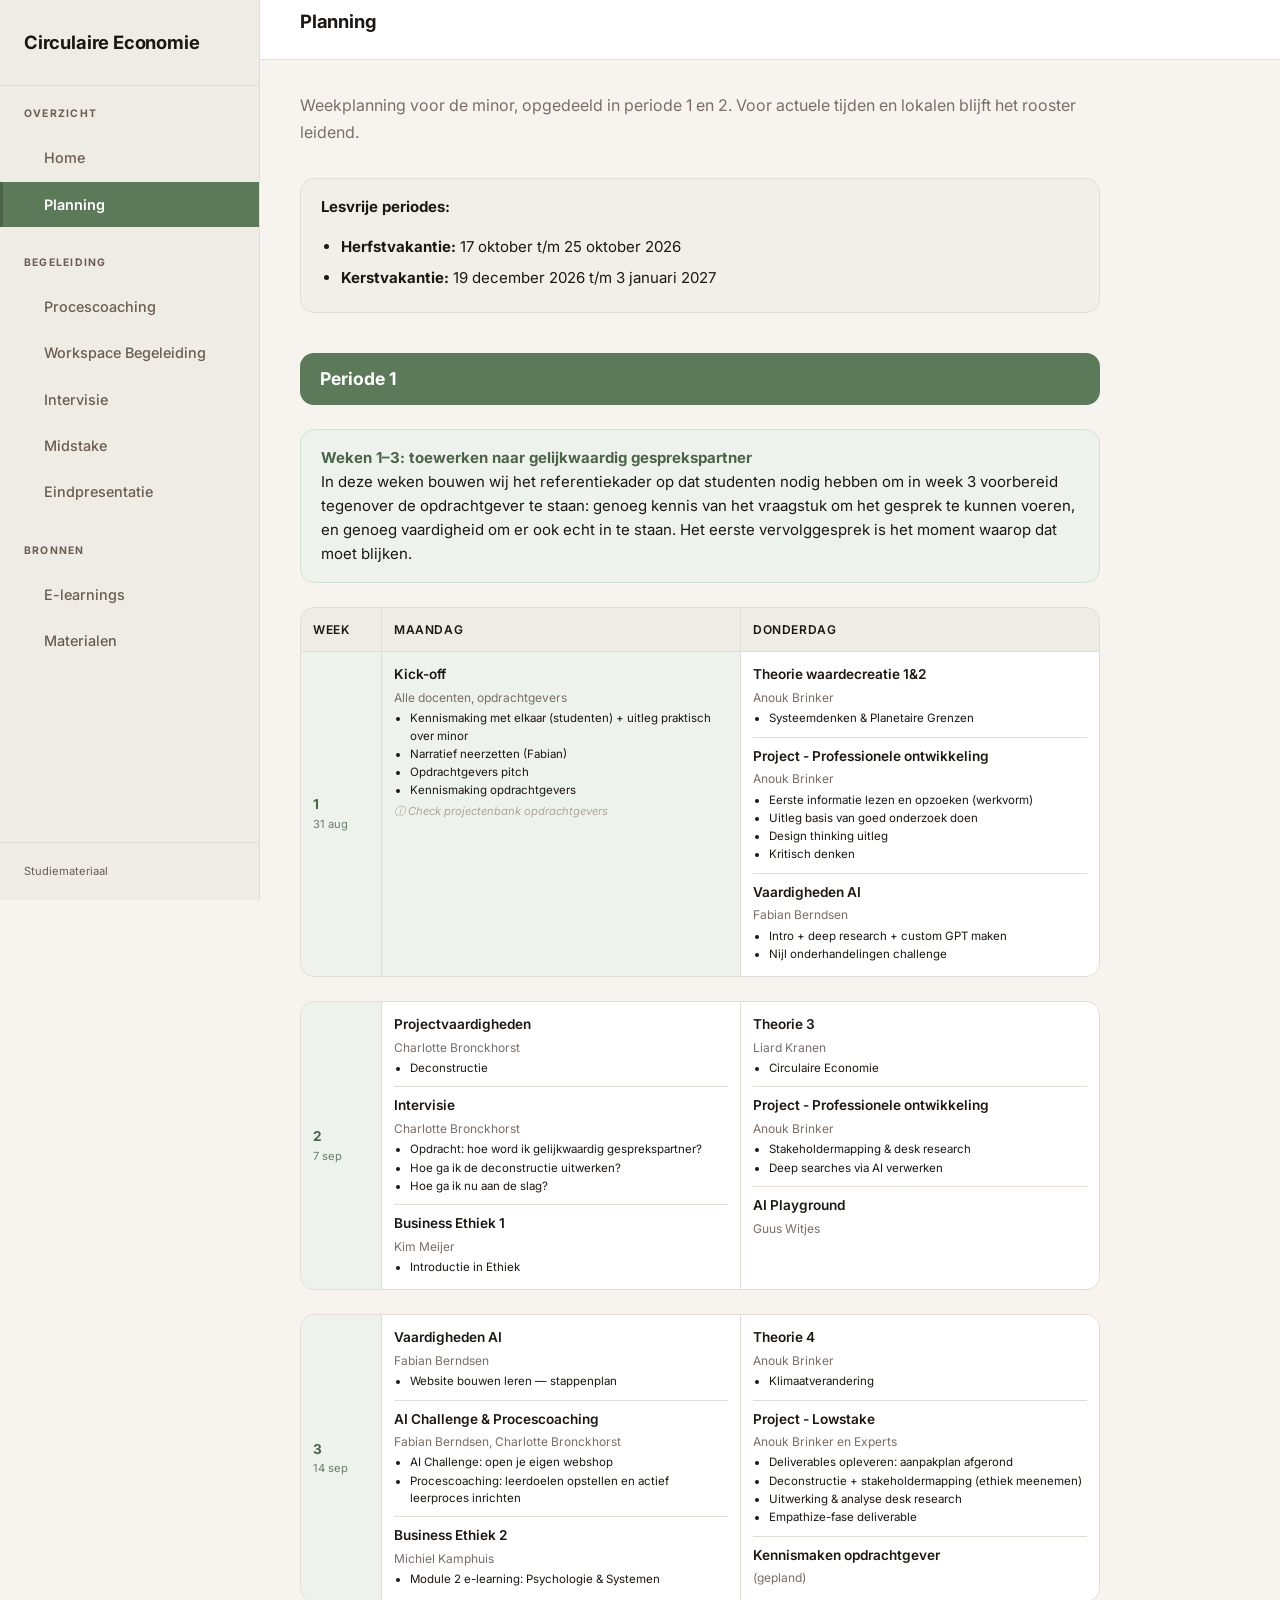
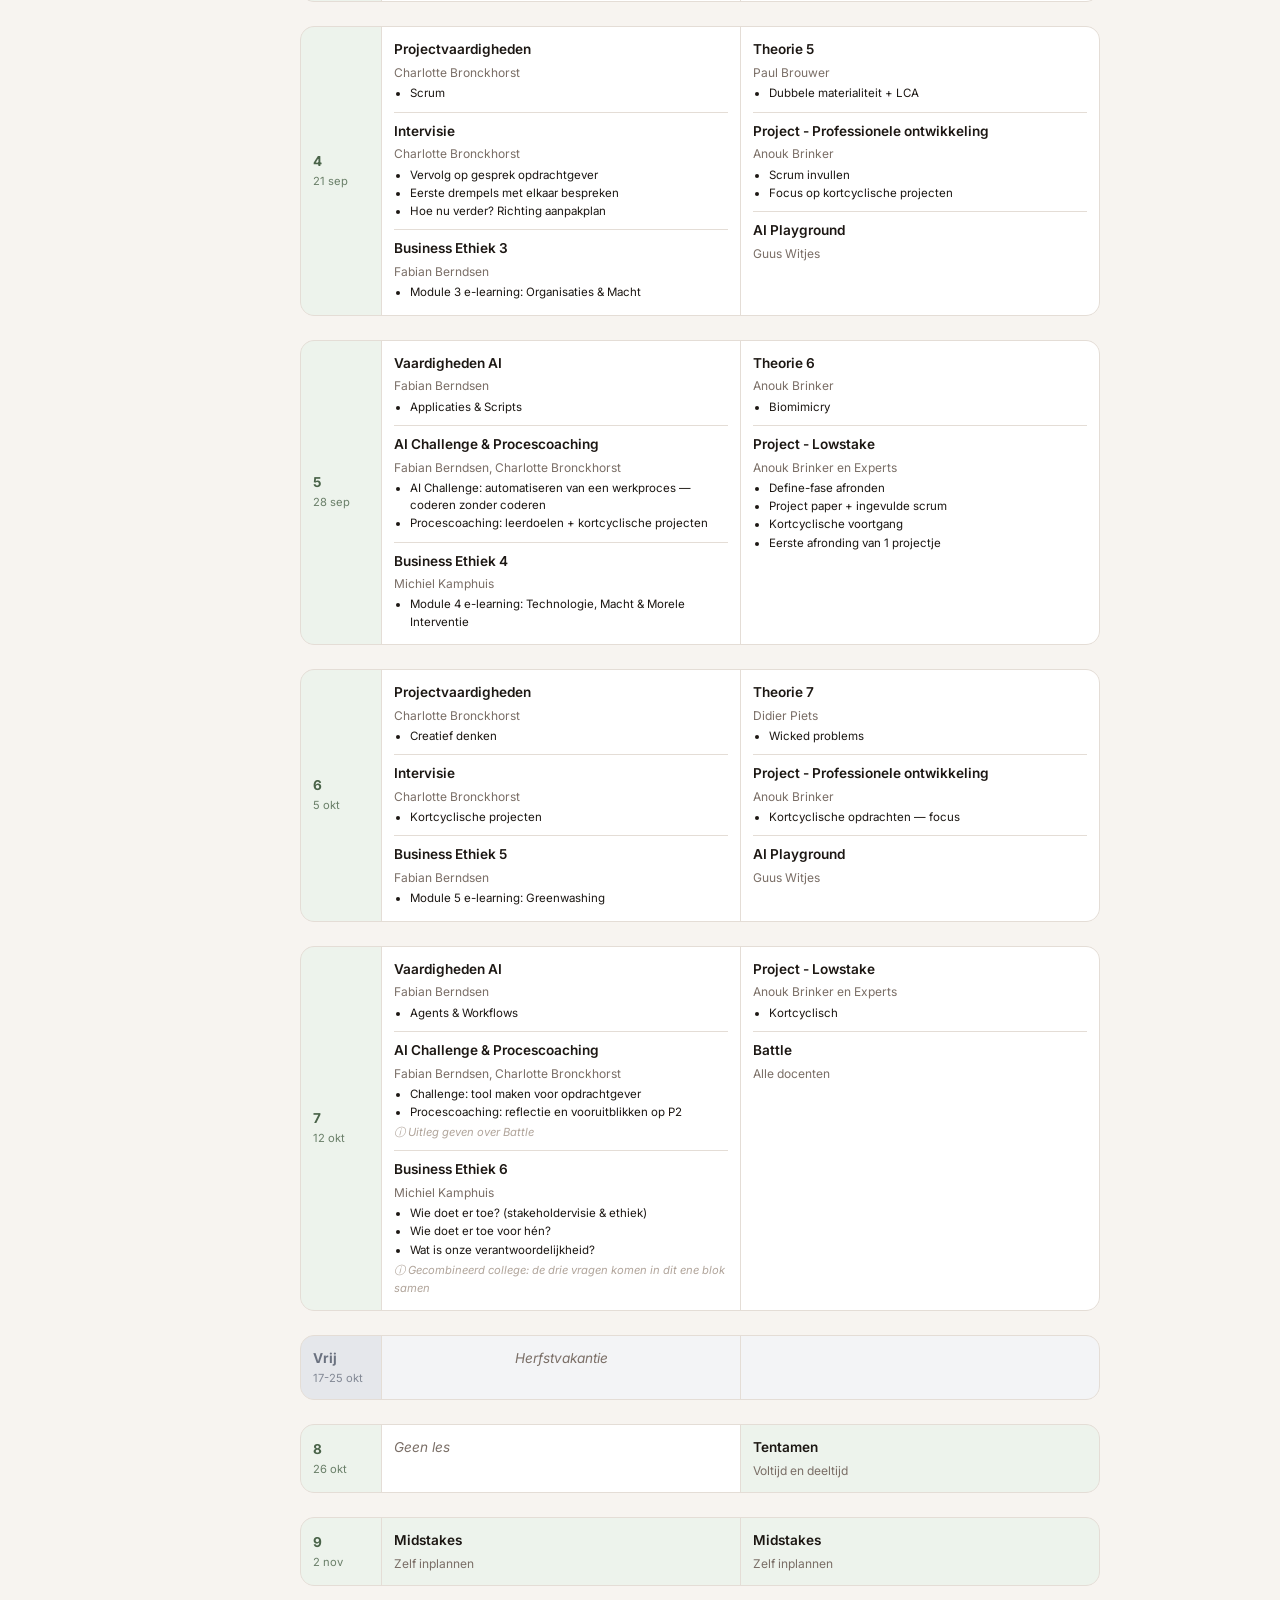
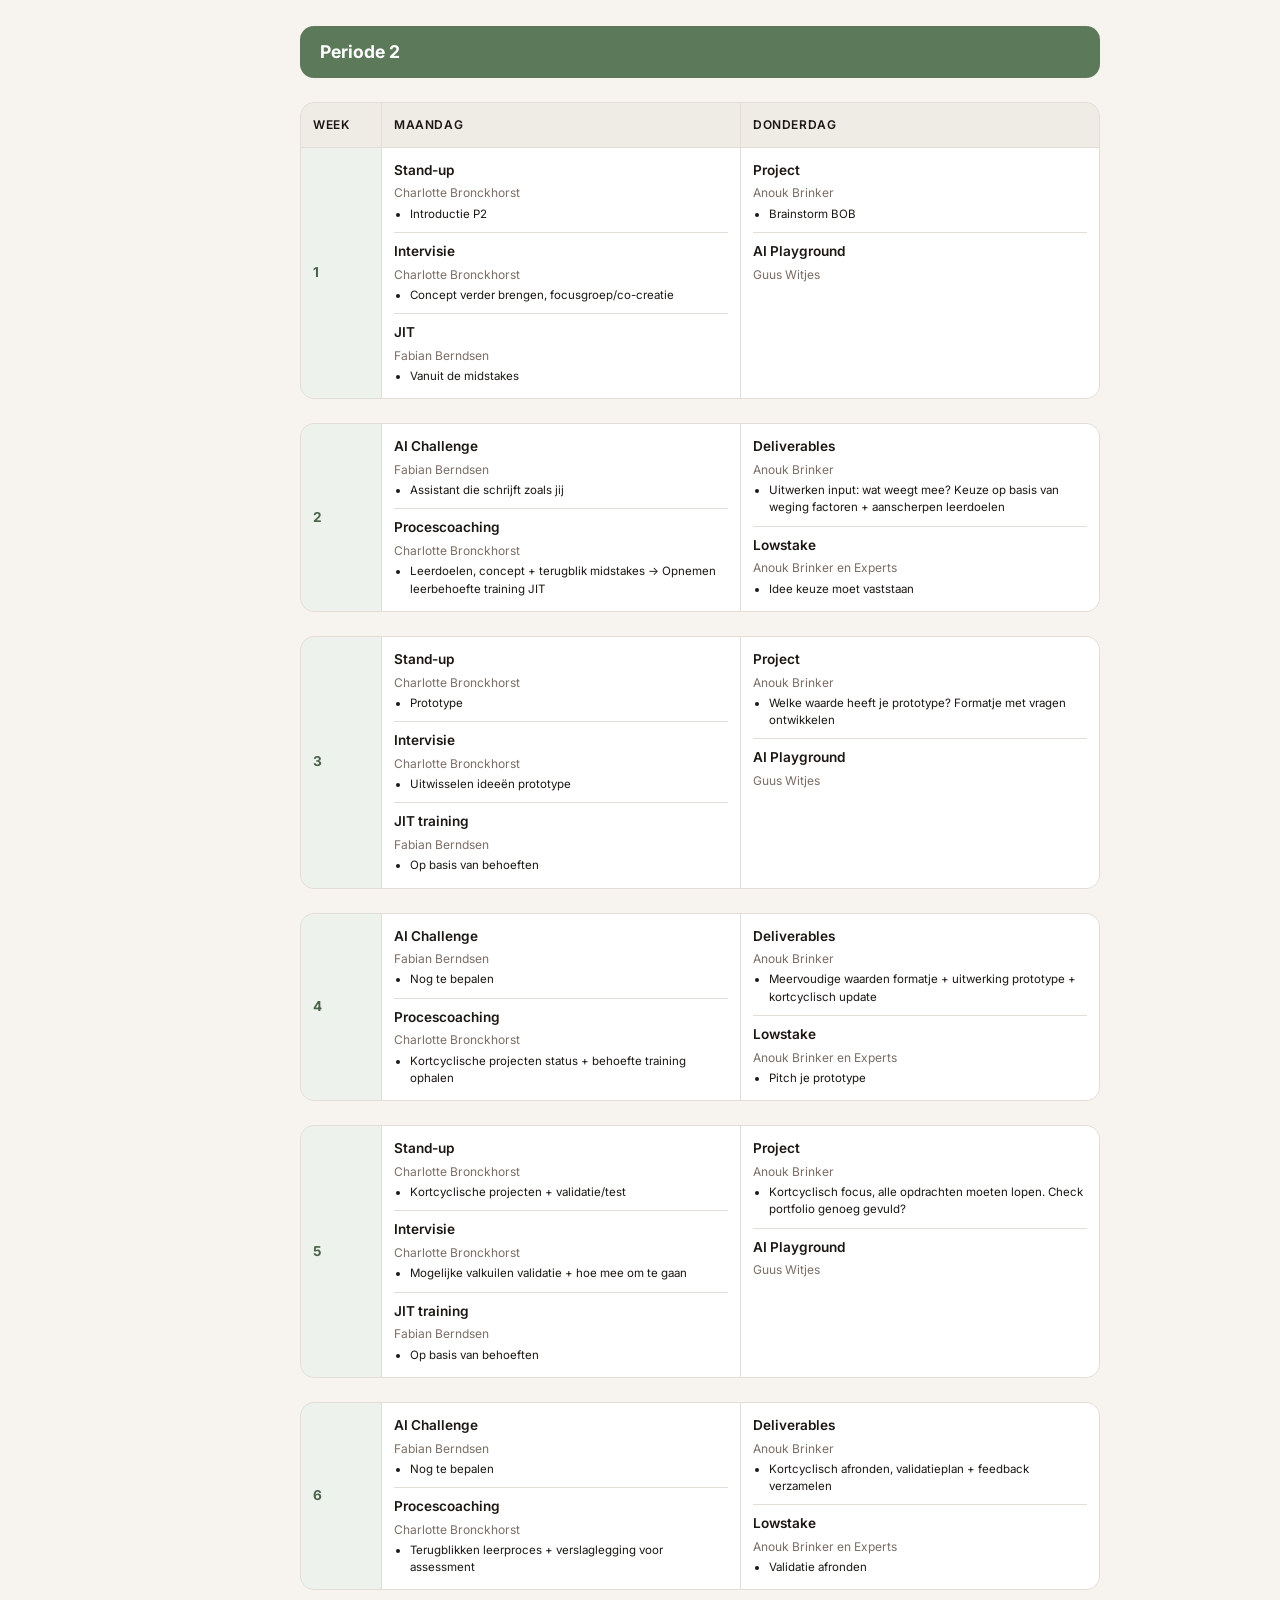
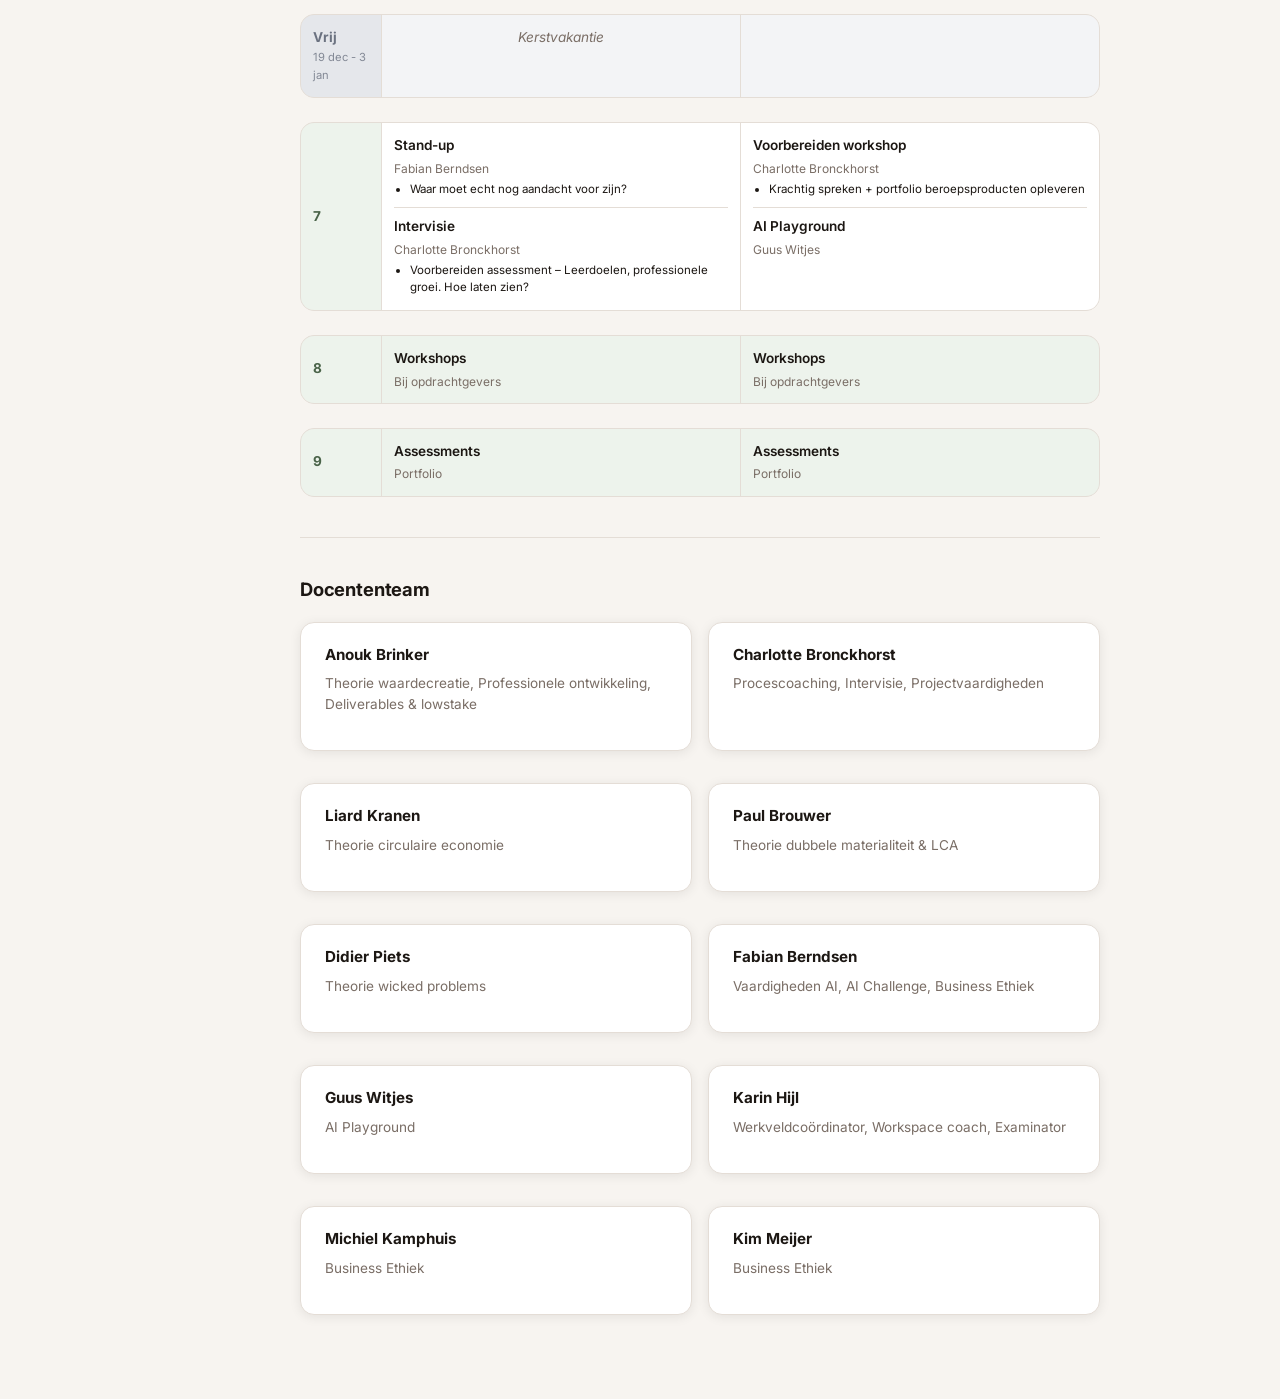
<file: planning.html>
<!DOCTYPE html>
<html lang="nl">
<head>
  <meta charset="UTF-8">
  <meta name="viewport" content="width=device-width, initial-scale=1.0">
  <title>Planning | Circulaire Economie</title>
  <link rel="preconnect" href="https://fonts.googleapis.com">
  <link rel="preconnect" href="https://fonts.gstatic.com" crossorigin>
  <link rel="stylesheet" href="https://fonts.googleapis.com/css2?family=Inter:wght@400;500;600;700&display=swap">
  <link rel="stylesheet" href="style.css?v=3">
  <style>
    .schedule-grid {
      display: grid;
      grid-template-columns: 80px 1fr 1fr;
      gap: 1px;
      background: var(--border);
      border: 1px solid var(--border);
      border-radius: var(--radius);
      overflow: hidden;
      margin: 1.5rem 0;
      font-size: 0.85rem;
    }
    .schedule-grid.three-col {
      grid-template-columns: 80px 1fr 1fr 1fr;
    }
    .schedule-cell {
      background: var(--surface);
      padding: 0.75rem;
    }
    .schedule-header {
      /* Zwart is te hard op het warme papier; de zijbalktint sluit beter aan. */
      background: var(--zijbalk);
      color: var(--text);
      font-weight: 600;
      font-size: 0.75rem;
      text-transform: uppercase;
      letter-spacing: 0.05em;
    }
    .schedule-week {
      background: var(--accent-licht);
      color: var(--accent-donker);
      font-weight: 700;
      display: flex;
      flex-direction: column;
      justify-content: center;
    }
    .schedule-week small {
      font-weight: 400;
      font-size: 0.7rem;
      opacity: 0.8;
    }
    .schedule-item {
      margin-bottom: 0.5rem;
      padding-bottom: 0.5rem;
      border-bottom: 1px solid var(--border);
    }
    .schedule-item:last-child {
      margin-bottom: 0;
      padding-bottom: 0;
      border-bottom: none;
    }
    .schedule-activity {
      font-weight: 600;
      color: var(--inkt);
      margin-bottom: 2px;
    }
    .schedule-teacher {
      font-size: 0.75rem;
      color: var(--text-muted);
    }
    .schedule-time {
      font-size: 0.7rem;
      color: var(--text-light);
      margin-bottom: 4px;
    }
    .schedule-highlight {
      background: var(--accent-licht);
    }
    .period-title {
      background: var(--accent);
      color: white;
      padding: 0.75rem 1.25rem;
      border-radius: var(--radius);
      font-weight: 700;
      font-size: 1.1rem;
      margin: 2.5rem 0 1rem;
    }
    .structure-box {
      background: var(--bg);
      border: 1px solid var(--border);
      border-radius: var(--radius);
      padding: 1rem 1.25rem;
      margin: 1rem 0;
      font-size: 0.85rem;
    }
    .structure-box h4 {
      font-size: 0.8rem;
      text-transform: uppercase;
      letter-spacing: 0.05em;
      color: var(--text-muted);
      margin-bottom: 0.5rem;
    }
    .structure-box code {
      background: var(--surface);
      padding: 0.15rem 0.4rem;
      border-radius: 4px;
      font-size: 0.8rem;
    }
    .schedule-detail {
      margin: 3px 0 0 0;
      padding-left: 1rem;
      font-size: 0.72rem;
      color: var(--text-muted);
      line-height: 1.5;
    }
    .schedule-detail li {
      margin-bottom: 1px;
    }
    .schedule-note {
      margin-top: 3px;
      font-size: 0.7rem;
      color: var(--text-light);
      font-style: italic;
    }
  </style>
</head>
<body>
  <div class="layout">
    <div class="sidebar-overlay" onclick="toggleMenu()"></div>

    <!-- Sidebar -->
    <aside class="sidebar" id="sidebar">
      <div class="sidebar-header">
        <div class="sidebar-brand">
          <span class="brand-title">Circulaire Economie</span>
        </div>
      </div>

      <nav class="sidebar-nav">
        <div class="nav-section">
          <div class="nav-section-title">Overzicht</div>
          <a href="index.html" class="nav-link">
            <span class="nav-icon">&#9679;</span>
            Home
          </a>
          <a href="planning.html" class="nav-link active">
            <span class="nav-icon">&#9679;</span>
            Planning
          </a>
        </div>

        <div class="nav-section">
          <div class="nav-section-title">Begeleiding</div>
          <a href="procescoaching.html" class="nav-link">
            <span class="nav-icon">&#9679;</span>
            Procescoaching
          </a>
          <a href="workspace.html" class="nav-link">
            <span class="nav-icon">&#9679;</span>
            Workspace Begeleiding
          </a>
          <a href="intervisie.html" class="nav-link">
            <span class="nav-icon">&#9679;</span>
            Intervisie
          </a>
          <a href="midstake.html" class="nav-link">
            <span class="nav-icon">&#9679;</span>
            Midstake
          </a>
          <a href="eindpresentatie.html" class="nav-link">
            <span class="nav-icon">&#9679;</span>
            Eindpresentatie
          </a>
        </div>

        <div class="nav-section">
          <div class="nav-section-title">Bronnen</div>
          <a href="e-learnings.html" class="nav-link">
            <span class="nav-icon">&#9679;</span>
            E-learnings
          </a>
          <a href="materialen.html" class="nav-link">
            <span class="nav-icon">&#9679;</span>
            Materialen
          </a>
        </div>
      </nav>

      <div class="sidebar-footer">Studiemateriaal</div>
    </aside>

    <!-- Main Content -->
    <main class="main">
      <header class="main-header">
        <button class="mobile-menu-btn" onclick="toggleMenu()">&#9776;</button>
        <h1 class="page-title">Planning</h1>
      </header>

      <div class="main-content">
        <p class="lead">
          Weekplanning voor de minor, opgedeeld in periode 1 en 2. Voor actuele tijden en lokalen blijft het rooster leidend.
        </p>

        <div class="callout callout-info">
          <p><strong>Lesvrije periodes:</strong></p>
          <ul style="margin-bottom: 0;">
            <li><strong>Herfstvakantie:</strong> 17 oktober t/m 25 oktober 2026</li>
            <li><strong>Kerstvakantie:</strong> 19 december 2026 t/m 3 januari 2027</li>
          </ul>
        </div>

        <!-- PERIODE 1 -->
        <div class="period-title">Periode 1</div>

        <div class="callout callout-primary">
          <p><strong>Weken 1–3: toewerken naar gelijkwaardig gesprekspartner</strong><br>
          In deze weken bouwen wij het referentiekader op dat studenten nodig hebben om in week 3 voorbereid tegenover de opdrachtgever te staan: genoeg kennis van het vraagstuk om het gesprek te kunnen voeren, en genoeg vaardigheid om er ook echt in te staan. Het eerste vervolggesprek is het moment waarop dat moet blijken.</p>
        </div>

        <!-- Week 1 -->
        <div class="schedule-grid">
          <div class="schedule-cell schedule-header">Week</div>
          <div class="schedule-cell schedule-header">Maandag</div>
          <div class="schedule-cell schedule-header">Donderdag</div>

          <div class="schedule-cell schedule-week">1<small>31 aug</small></div>
          <div class="schedule-cell schedule-highlight">
            <div class="schedule-item">
              <div class="schedule-activity">Kick-off</div>
              <div class="schedule-teacher">Alle docenten, opdrachtgevers</div>
              <ul class="schedule-detail">
                <li>Kennismaking met elkaar (studenten) + uitleg praktisch over minor</li>
                <li>Narratief neerzetten (Fabian)</li>
                <li>Opdrachtgevers pitch</li>
                <li>Kennismaking opdrachtgevers</li>
              </ul>
              <div class="schedule-note">&#9432; Check projectenbank opdrachtgevers</div>
            </div>
          </div>
          <div class="schedule-cell">
            <div class="schedule-item">
              <div class="schedule-activity">Theorie waardecreatie 1&amp;2</div>
              <div class="schedule-teacher">Anouk Brinker</div>
              <ul class="schedule-detail">
                <li>Systeemdenken &amp; Planetaire Grenzen</li>
              </ul>
            </div>
            <div class="schedule-item">
              <div class="schedule-activity">Project - Professionele ontwikkeling</div>
              <div class="schedule-teacher">Anouk Brinker</div>
              <ul class="schedule-detail">
                <li>Eerste informatie lezen en opzoeken (werkvorm)</li>
                <li>Uitleg basis van goed onderzoek doen</li>
                <li>Design thinking uitleg</li>
                <li>Kritisch denken</li>
              </ul>
            </div>
            <div class="schedule-item">
              <div class="schedule-activity">Vaardigheden AI</div>
              <div class="schedule-teacher">Fabian Berndsen</div>
              <ul class="schedule-detail">
                <li>Intro + deep research + custom GPT maken</li>
                <li>Nijl onderhandelingen challenge</li>
              </ul>
            </div>
          </div>
        </div>

        <!-- Week 2 -->
        <div class="schedule-grid">
          <div class="schedule-cell schedule-week">2<small>7 sep</small></div>
          <div class="schedule-cell">
            <div class="schedule-item">
              <div class="schedule-activity">Projectvaardigheden</div>
              <div class="schedule-teacher">Charlotte Bronckhorst</div>
              <ul class="schedule-detail">
                <li>Deconstructie</li>
              </ul>
            </div>
            <div class="schedule-item">
              <div class="schedule-activity">Intervisie</div>
              <div class="schedule-teacher">Charlotte Bronckhorst</div>
              <ul class="schedule-detail">
                <li>Opdracht: hoe word ik gelijkwaardig gesprekspartner?</li>
                <li>Hoe ga ik de deconstructie uitwerken?</li>
                <li>Hoe ga ik nu aan de slag?</li>
              </ul>
            </div>
            <div class="schedule-item">
              <div class="schedule-activity">Business Ethiek 1</div>
              <div class="schedule-teacher">Kim Meijer</div>
              <ul class="schedule-detail">
                <li>Introductie in Ethiek</li>
              </ul>
            </div>
          </div>
          <div class="schedule-cell">
            <div class="schedule-item">
              <div class="schedule-activity">Theorie 3</div>
              <div class="schedule-teacher">Liard Kranen</div>
              <ul class="schedule-detail">
                <li>Circulaire Economie</li>
              </ul>
            </div>
            <div class="schedule-item">
              <div class="schedule-activity">Project - Professionele ontwikkeling</div>
              <div class="schedule-teacher">Anouk Brinker</div>
              <ul class="schedule-detail">
                <li>Stakeholdermapping &amp; desk research</li>
                <li>Deep searches via AI verwerken</li>
              </ul>
            </div>
            <div class="schedule-item">
              <div class="schedule-activity">AI Playground</div>
              <div class="schedule-teacher">Guus Witjes</div>
            </div>
          </div>
        </div>

        <!-- Week 3 -->
        <div class="schedule-grid">
          <div class="schedule-cell schedule-week">3<small>14 sep</small></div>
          <div class="schedule-cell">
            <div class="schedule-item">
              <div class="schedule-activity">Vaardigheden AI</div>
              <div class="schedule-teacher">Fabian Berndsen</div>
              <ul class="schedule-detail">
                <li>Website bouwen leren — stappenplan</li>
              </ul>
            </div>
            <div class="schedule-item">
              <div class="schedule-activity">AI Challenge & Procescoaching</div>
              <div class="schedule-teacher">Fabian Berndsen, Charlotte Bronckhorst</div>
              <ul class="schedule-detail">
                <li>AI Challenge: open je eigen webshop</li>
                <li>Procescoaching: leerdoelen opstellen en actief leerproces inrichten</li>
              </ul>
            </div>
            <div class="schedule-item">
              <div class="schedule-activity">Business Ethiek 2</div>
              <div class="schedule-teacher">Michiel Kamphuis</div>
              <ul class="schedule-detail">
                <li>Module 2 e-learning: Psychologie &amp; Systemen</li>
              </ul>
            </div>
          </div>
          <div class="schedule-cell">
            <div class="schedule-item">
              <div class="schedule-activity">Theorie 4</div>
              <div class="schedule-teacher">Anouk Brinker</div>
              <ul class="schedule-detail">
                <li>Klimaatverandering</li>
              </ul>
            </div>
            <div class="schedule-item">
              <div class="schedule-activity">Project - Lowstake</div>
              <div class="schedule-teacher">Anouk Brinker en Experts</div>
              <ul class="schedule-detail">
                <li>Deliverables opleveren: aanpakplan afgerond</li>
                <li>Deconstructie + stakeholdermapping (ethiek meenemen)</li>
                <li>Uitwerking &amp; analyse desk research</li>
                <li>Empathize-fase deliverable</li>
              </ul>
            </div>
            <div class="schedule-item">
              <div class="schedule-activity">Kennismaken opdrachtgever</div>
              <div class="schedule-teacher">(gepland)</div>
            </div>
          </div>
        </div>

        <!-- Week 4 -->
        <div class="schedule-grid">
          <div class="schedule-cell schedule-week">4<small>21 sep</small></div>
          <div class="schedule-cell">
            <div class="schedule-item">
              <div class="schedule-activity">Projectvaardigheden</div>
              <div class="schedule-teacher">Charlotte Bronckhorst</div>
              <ul class="schedule-detail">
                <li>Scrum</li>
              </ul>
            </div>
            <div class="schedule-item">
              <div class="schedule-activity">Intervisie</div>
              <div class="schedule-teacher">Charlotte Bronckhorst</div>
              <ul class="schedule-detail">
                <li>Vervolg op gesprek opdrachtgever</li>
                <li>Eerste drempels met elkaar bespreken</li>
                <li>Hoe nu verder? Richting aanpakplan</li>
              </ul>
            </div>
            <div class="schedule-item">
              <div class="schedule-activity">Business Ethiek 3</div>
              <div class="schedule-teacher">Fabian Berndsen</div>
              <ul class="schedule-detail">
                <li>Module 3 e-learning: Organisaties &amp; Macht</li>
              </ul>
            </div>
          </div>
          <div class="schedule-cell">
            <div class="schedule-item">
              <div class="schedule-activity">Theorie 5</div>
              <div class="schedule-teacher">Paul Brouwer</div>
              <ul class="schedule-detail">
                <li>Dubbele materialiteit + LCA</li>
              </ul>
            </div>
            <div class="schedule-item">
              <div class="schedule-activity">Project - Professionele ontwikkeling</div>
              <div class="schedule-teacher">Anouk Brinker</div>
              <ul class="schedule-detail">
                <li>Scrum invullen</li>
                <li>Focus op kortcyclische projecten</li>
              </ul>
            </div>
            <div class="schedule-item">
              <div class="schedule-activity">AI Playground</div>
              <div class="schedule-teacher">Guus Witjes</div>
            </div>
          </div>
        </div>

        <!-- Week 5 -->
        <div class="schedule-grid">
          <div class="schedule-cell schedule-week">5<small>28 sep</small></div>
          <div class="schedule-cell">
            <div class="schedule-item">
              <div class="schedule-activity">Vaardigheden AI</div>
              <div class="schedule-teacher">Fabian Berndsen</div>
              <ul class="schedule-detail">
                <li>Applicaties &amp; Scripts</li>
              </ul>
            </div>
            <div class="schedule-item">
              <div class="schedule-activity">AI Challenge & Procescoaching</div>
              <div class="schedule-teacher">Fabian Berndsen, Charlotte Bronckhorst</div>
              <ul class="schedule-detail">
                <li>AI Challenge: automatiseren van een werkproces — coderen zonder coderen</li>
                <li>Procescoaching: leerdoelen + kortcyclische projecten</li>
              </ul>
            </div>
            <div class="schedule-item">
              <div class="schedule-activity">Business Ethiek 4</div>
              <div class="schedule-teacher">Michiel Kamphuis</div>
              <ul class="schedule-detail">
                <li>Module 4 e-learning: Technologie, Macht &amp; Morele Interventie</li>
              </ul>
            </div>
          </div>
          <div class="schedule-cell">
            <div class="schedule-item">
              <div class="schedule-activity">Theorie 6</div>
              <div class="schedule-teacher">Anouk Brinker</div>
              <ul class="schedule-detail">
                <li>Biomimicry</li>
              </ul>
            </div>
            <div class="schedule-item">
              <div class="schedule-activity">Project - Lowstake</div>
              <div class="schedule-teacher">Anouk Brinker en Experts</div>
              <ul class="schedule-detail">
                <li>Define-fase afronden</li>
                <li>Project paper + ingevulde scrum</li>
                <li>Kortcyclische voortgang</li>
                <li>Eerste afronding van 1 projectje</li>
              </ul>
            </div>
          </div>
        </div>

        <!-- Week 6 -->
        <div class="schedule-grid">
          <div class="schedule-cell schedule-week">6<small>5 okt</small></div>
          <div class="schedule-cell">
            <div class="schedule-item">
              <div class="schedule-activity">Projectvaardigheden</div>
              <div class="schedule-teacher">Charlotte Bronckhorst</div>
              <ul class="schedule-detail">
                <li>Creatief denken</li>
              </ul>
            </div>
            <div class="schedule-item">
              <div class="schedule-activity">Intervisie</div>
              <div class="schedule-teacher">Charlotte Bronckhorst</div>
              <ul class="schedule-detail">
                <li>Kortcyclische projecten</li>
              </ul>
            </div>
            <div class="schedule-item">
              <div class="schedule-activity">Business Ethiek 5</div>
              <div class="schedule-teacher">Fabian Berndsen</div>
              <ul class="schedule-detail">
                <li>Module 5 e-learning: Greenwashing</li>
              </ul>
            </div>
          </div>
          <div class="schedule-cell">
            <div class="schedule-item">
              <div class="schedule-activity">Theorie 7</div>
              <div class="schedule-teacher">Didier Piets</div>
              <ul class="schedule-detail">
                <li>Wicked problems</li>
              </ul>
            </div>
            <div class="schedule-item">
              <div class="schedule-activity">Project - Professionele ontwikkeling</div>
              <div class="schedule-teacher">Anouk Brinker</div>
              <ul class="schedule-detail">
                <li>Kortcyclische opdrachten — focus</li>
              </ul>
            </div>
            <div class="schedule-item">
              <div class="schedule-activity">AI Playground</div>
              <div class="schedule-teacher">Guus Witjes</div>
            </div>
          </div>
        </div>

        <!-- Week 7 -->
        <div class="schedule-grid">
          <div class="schedule-cell schedule-week">7<small>12 okt</small></div>
          <div class="schedule-cell">
            <div class="schedule-item">
              <div class="schedule-activity">Vaardigheden AI</div>
              <div class="schedule-teacher">Fabian Berndsen</div>
              <ul class="schedule-detail">
                <li>Agents &amp; Workflows</li>
              </ul>
            </div>
            <div class="schedule-item">
              <div class="schedule-activity">AI Challenge & Procescoaching</div>
              <div class="schedule-teacher">Fabian Berndsen, Charlotte Bronckhorst</div>
              <ul class="schedule-detail">
                <li>Challenge: tool maken voor opdrachtgever</li>
                <li>Procescoaching: reflectie en vooruitblikken op P2</li>
              </ul>
              <div class="schedule-note">&#9432; Uitleg geven over Battle</div>
            </div>
            <div class="schedule-item">
              <div class="schedule-activity">Business Ethiek 6</div>
              <div class="schedule-teacher">Michiel Kamphuis</div>
              <ul class="schedule-detail">
                <li>Wie doet er toe? (stakeholdervisie &amp; ethiek)</li>
                <li>Wie doet er toe voor h&eacute;n?</li>
                <li>Wat is onze verantwoordelijkheid?</li>
              </ul>
              <div class="schedule-note">&#9432; Gecombineerd college: de drie vragen komen in dit ene blok samen</div>
            </div>
          </div>
          <div class="schedule-cell">
            <div class="schedule-item">
              <div class="schedule-activity">Project - Lowstake</div>
              <div class="schedule-teacher">Anouk Brinker en Experts</div>
              <ul class="schedule-detail">
                <li>Kortcyclisch</li>
              </ul>
            </div>
            <div class="schedule-item">
              <div class="schedule-activity">Battle</div>
              <div class="schedule-teacher">Alle docenten</div>
            </div>
          </div>
        </div>

        <!-- Herfstvakantie -->
        <div class="schedule-grid">
          <div class="schedule-cell schedule-week" style="background: #e5e7eb; color: #6b7280;">Vrij<small>17-25 okt</small></div>
          <div class="schedule-cell" style="background: #f3f4f6; text-align: center; color: var(--text-muted); font-style: italic;" colspan="2">
            Herfstvakantie
          </div>
          <div class="schedule-cell" style="background: #f3f4f6;">
          </div>
        </div>

        <!-- Week 8 -->
        <div class="schedule-grid">
          <div class="schedule-cell schedule-week schedule-highlight">8<small>26 okt</small></div>
          <div class="schedule-cell">
            <div class="schedule-item" style="color: var(--text-muted); font-style: italic;">
              Geen les
            </div>
          </div>
          <div class="schedule-cell schedule-highlight">
            <div class="schedule-item">
              <div class="schedule-activity">Tentamen</div>
              <div class="schedule-teacher">Voltijd en deeltijd</div>
            </div>
          </div>
        </div>

        <!-- Week 9 -->
        <div class="schedule-grid">
          <div class="schedule-cell schedule-week schedule-highlight">9<small>2 nov</small></div>
          <div class="schedule-cell schedule-highlight">
            <div class="schedule-item">
              <div class="schedule-activity">Midstakes</div>
              <div class="schedule-teacher">Zelf inplannen</div>
            </div>
          </div>
          <div class="schedule-cell schedule-highlight">
            <div class="schedule-item">
              <div class="schedule-activity">Midstakes</div>
              <div class="schedule-teacher">Zelf inplannen</div>
            </div>
          </div>
        </div>

        <!-- PERIODE 2 -->
        <div class="period-title">Periode 2</div>

        <!-- P2 Week 1 -->
        <div class="schedule-grid">
          <div class="schedule-cell schedule-header">Week</div>
          <div class="schedule-cell schedule-header">Maandag</div>
          <div class="schedule-cell schedule-header">Donderdag</div>

          <div class="schedule-cell schedule-week">1</div>
          <div class="schedule-cell">
            <div class="schedule-item">
              <div class="schedule-activity">Stand-up</div>
              <div class="schedule-teacher">Charlotte Bronckhorst</div>
              <ul class="schedule-detail"><li>Introductie P2</li></ul>
            </div>
            <div class="schedule-item">
              <div class="schedule-activity">Intervisie</div>
              <div class="schedule-teacher">Charlotte Bronckhorst</div>
              <ul class="schedule-detail"><li>Concept verder brengen, focusgroep/co-creatie</li></ul>
            </div>
            <div class="schedule-item">
              <div class="schedule-activity">JIT</div>
              <div class="schedule-teacher">Fabian Berndsen</div>
              <ul class="schedule-detail"><li>Vanuit de midstakes</li></ul>
            </div>
          </div>
          <div class="schedule-cell">
            <div class="schedule-item">
              <div class="schedule-activity">Project</div>
              <div class="schedule-teacher">Anouk Brinker</div>
              <ul class="schedule-detail"><li>Brainstorm BOB</li></ul>
            </div>
            <div class="schedule-item">
              <div class="schedule-activity">AI Playground</div>
              <div class="schedule-teacher">Guus Witjes</div>
            </div>
          </div>
        </div>

        <!-- P2 Week 2 -->
        <div class="schedule-grid">
          <div class="schedule-cell schedule-week">2</div>
          <div class="schedule-cell">
            <div class="schedule-item">
              <div class="schedule-activity">AI Challenge</div>
              <div class="schedule-teacher">Fabian Berndsen</div>
              <ul class="schedule-detail"><li>Assistant die schrijft zoals jij</li></ul>
            </div>
            <div class="schedule-item">
              <div class="schedule-activity">Procescoaching</div>
              <div class="schedule-teacher">Charlotte Bronckhorst</div>
              <ul class="schedule-detail"><li>Leerdoelen, concept + terugblik midstakes → Opnemen leerbehoefte training JIT</li></ul>
            </div>
          </div>
          <div class="schedule-cell">
            <div class="schedule-item">
              <div class="schedule-activity">Deliverables</div>
              <div class="schedule-teacher">Anouk Brinker</div>
              <ul class="schedule-detail"><li>Uitwerken input: wat weegt mee? Keuze op basis van weging factoren + aanscherpen leerdoelen</li></ul>
            </div>
            <div class="schedule-item">
              <div class="schedule-activity">Lowstake</div>
              <div class="schedule-teacher">Anouk Brinker en Experts</div>
              <ul class="schedule-detail"><li>Idee keuze moet vaststaan</li></ul>
            </div>
          </div>
        </div>

        <!-- P2 Week 3 -->
        <div class="schedule-grid">
          <div class="schedule-cell schedule-week">3</div>
          <div class="schedule-cell">
            <div class="schedule-item">
              <div class="schedule-activity">Stand-up</div>
              <div class="schedule-teacher">Charlotte Bronckhorst</div>
              <ul class="schedule-detail"><li>Prototype</li></ul>
            </div>
            <div class="schedule-item">
              <div class="schedule-activity">Intervisie</div>
              <div class="schedule-teacher">Charlotte Bronckhorst</div>
              <ul class="schedule-detail"><li>Uitwisselen ideeën prototype</li></ul>
            </div>
            <div class="schedule-item">
              <div class="schedule-activity">JIT training</div>
              <div class="schedule-teacher">Fabian Berndsen</div>
              <ul class="schedule-detail"><li>Op basis van behoeften</li></ul>
            </div>
          </div>
          <div class="schedule-cell">
            <div class="schedule-item">
              <div class="schedule-activity">Project</div>
              <div class="schedule-teacher">Anouk Brinker</div>
              <ul class="schedule-detail"><li>Welke waarde heeft je prototype? Formatje met vragen ontwikkelen</li></ul>
            </div>
            <div class="schedule-item">
              <div class="schedule-activity">AI Playground</div>
              <div class="schedule-teacher">Guus Witjes</div>
            </div>
          </div>
        </div>

        <!-- P2 Week 4 -->
        <div class="schedule-grid">
          <div class="schedule-cell schedule-week">4</div>
          <div class="schedule-cell">
            <div class="schedule-item">
              <div class="schedule-activity">AI Challenge</div>
              <div class="schedule-teacher">Fabian Berndsen</div>
              <ul class="schedule-detail"><li>Nog te bepalen</li></ul>
            </div>
            <div class="schedule-item">
              <div class="schedule-activity">Procescoaching</div>
              <div class="schedule-teacher">Charlotte Bronckhorst</div>
              <ul class="schedule-detail"><li>Kortcyclische projecten status + behoefte training ophalen</li></ul>
            </div>
          </div>
          <div class="schedule-cell">
            <div class="schedule-item">
              <div class="schedule-activity">Deliverables</div>
              <div class="schedule-teacher">Anouk Brinker</div>
              <ul class="schedule-detail"><li>Meervoudige waarden formatje + uitwerking prototype + kortcyclisch update</li></ul>
            </div>
            <div class="schedule-item">
              <div class="schedule-activity">Lowstake</div>
              <div class="schedule-teacher">Anouk Brinker en Experts</div>
              <ul class="schedule-detail"><li>Pitch je prototype</li></ul>
            </div>
          </div>
        </div>

        <!-- P2 Week 5 -->
        <div class="schedule-grid">
          <div class="schedule-cell schedule-week">5</div>
          <div class="schedule-cell">
            <div class="schedule-item">
              <div class="schedule-activity">Stand-up</div>
              <div class="schedule-teacher">Charlotte Bronckhorst</div>
              <ul class="schedule-detail"><li>Kortcyclische projecten + validatie/test</li></ul>
            </div>
            <div class="schedule-item">
              <div class="schedule-activity">Intervisie</div>
              <div class="schedule-teacher">Charlotte Bronckhorst</div>
              <ul class="schedule-detail"><li>Mogelijke valkuilen validatie + hoe mee om te gaan</li></ul>
            </div>
            <div class="schedule-item">
              <div class="schedule-activity">JIT training</div>
              <div class="schedule-teacher">Fabian Berndsen</div>
              <ul class="schedule-detail"><li>Op basis van behoeften</li></ul>
            </div>
          </div>
          <div class="schedule-cell">
            <div class="schedule-item">
              <div class="schedule-activity">Project</div>
              <div class="schedule-teacher">Anouk Brinker</div>
              <ul class="schedule-detail"><li>Kortcyclisch focus, alle opdrachten moeten lopen. Check portfolio genoeg gevuld?</li></ul>
            </div>
            <div class="schedule-item">
              <div class="schedule-activity">AI Playground</div>
              <div class="schedule-teacher">Guus Witjes</div>
            </div>
          </div>
        </div>

        <!-- P2 Week 6 -->
        <div class="schedule-grid">
          <div class="schedule-cell schedule-week">6</div>
          <div class="schedule-cell">
            <div class="schedule-item">
              <div class="schedule-activity">AI Challenge</div>
              <div class="schedule-teacher">Fabian Berndsen</div>
              <ul class="schedule-detail"><li>Nog te bepalen</li></ul>
            </div>
            <div class="schedule-item">
              <div class="schedule-activity">Procescoaching</div>
              <div class="schedule-teacher">Charlotte Bronckhorst</div>
              <ul class="schedule-detail"><li>Terugblikken leerproces + verslaglegging voor assessment</li></ul>
            </div>
          </div>
          <div class="schedule-cell">
            <div class="schedule-item">
              <div class="schedule-activity">Deliverables</div>
              <div class="schedule-teacher">Anouk Brinker</div>
              <ul class="schedule-detail"><li>Kortcyclisch afronden, validatieplan + feedback verzamelen</li></ul>
            </div>
            <div class="schedule-item">
              <div class="schedule-activity">Lowstake</div>
              <div class="schedule-teacher">Anouk Brinker en Experts</div>
              <ul class="schedule-detail"><li>Validatie afronden</li></ul>
            </div>
          </div>
        </div>

        <!-- Kerstvakantie -->
        <div class="schedule-grid">
          <div class="schedule-cell schedule-week" style="background: #e5e7eb; color: #6b7280;">Vrij<small>19 dec - 3 jan</small></div>
          <div class="schedule-cell" style="background: #f3f4f6; text-align: center; color: var(--text-muted); font-style: italic;">
            Kerstvakantie
          </div>
          <div class="schedule-cell" style="background: #f3f4f6;">
          </div>
        </div>

        <!-- P2 Week 7 -->
        <div class="schedule-grid">
          <div class="schedule-cell schedule-week">7</div>
          <div class="schedule-cell">
            <div class="schedule-item">
              <div class="schedule-activity">Stand-up</div>
              <div class="schedule-teacher">Fabian Berndsen</div>
              <ul class="schedule-detail"><li>Waar moet echt nog aandacht voor zijn?</li></ul>
            </div>
            <div class="schedule-item">
              <div class="schedule-activity">Intervisie</div>
              <div class="schedule-teacher">Charlotte Bronckhorst</div>
              <ul class="schedule-detail"><li>Voorbereiden assessment – Leerdoelen, professionele groei. Hoe laten zien?</li></ul>
            </div>
          </div>
          <div class="schedule-cell">
            <div class="schedule-item">
              <div class="schedule-activity">Voorbereiden workshop</div>
              <div class="schedule-teacher">Charlotte Bronckhorst</div>
              <ul class="schedule-detail"><li>Krachtig spreken + portfolio beroepsproducten opleveren</li></ul>
            </div>
            <div class="schedule-item">
              <div class="schedule-activity">AI Playground</div>
              <div class="schedule-teacher">Guus Witjes</div>
            </div>
          </div>
        </div>

        <!-- P2 Week 8 -->
        <div class="schedule-grid">
          <div class="schedule-cell schedule-week schedule-highlight">8</div>
          <div class="schedule-cell schedule-highlight">
            <div class="schedule-item">
              <div class="schedule-activity">Workshops</div>
              <div class="schedule-teacher">Bij opdrachtgevers</div>
            </div>
          </div>
          <div class="schedule-cell schedule-highlight">
            <div class="schedule-item">
              <div class="schedule-activity">Workshops</div>
              <div class="schedule-teacher">Bij opdrachtgevers</div>
            </div>
          </div>
        </div>

        <!-- P2 Week 9 -->
        <div class="schedule-grid">
          <div class="schedule-cell schedule-week schedule-highlight">9</div>
          <div class="schedule-cell schedule-highlight">
            <div class="schedule-item">
              <div class="schedule-activity">Assessments</div>
              <div class="schedule-teacher">Portfolio</div>
            </div>
          </div>
          <div class="schedule-cell schedule-highlight">
            <div class="schedule-item">
              <div class="schedule-activity">Assessments</div>
              <div class="schedule-teacher">Portfolio</div>
            </div>
          </div>
        </div>

        <div class="divider"></div>

        <h2>Docententeam</h2>
        <div class="card-grid">
          <div class="card">
            <div class="card-title">Anouk Brinker</div>
            <p class="card-text">Theorie waardecreatie, Professionele ontwikkeling, Deliverables &amp; lowstake</p>
          </div>
          <div class="card">
            <div class="card-title">Charlotte Bronckhorst</div>
            <p class="card-text">Procescoaching, Intervisie, Projectvaardigheden</p>
          </div>
          <div class="card">
            <div class="card-title">Liard Kranen</div>
            <p class="card-text">Theorie circulaire economie</p>
          </div>
          <div class="card">
            <div class="card-title">Paul Brouwer</div>
            <p class="card-text">Theorie dubbele materialiteit &amp; LCA</p>
          </div>
          <div class="card">
            <div class="card-title">Didier Piets</div>
            <p class="card-text">Theorie wicked problems</p>
          </div>
          <div class="card">
            <div class="card-title">Fabian Berndsen</div>
            <p class="card-text">Vaardigheden AI, AI Challenge, Business Ethiek</p>
          </div>
          <div class="card">
            <div class="card-title">Guus Witjes</div>
            <p class="card-text">AI Playground</p>
          </div>
          <div class="card">
            <div class="card-title">Karin Hijl</div>
            <p class="card-text">Werkveldcoördinator, Workspace coach, Examinator</p>
          </div>
          <div class="card">
            <div class="card-title">Michiel Kamphuis</div>
            <p class="card-text">Business Ethiek</p>
          </div>
          <div class="card">
            <div class="card-title">Kim Meijer</div>
            <p class="card-text">Business Ethiek</p>
          </div>
        </div>

      </div>
    </main>

  </div>
  <script>
    function toggleMenu(e) {
      if (e) e.preventDefault();
      document.getElementById('sidebar').classList.toggle('open');
      document.querySelector('.sidebar-overlay').classList.toggle('open');
    }
    document.querySelector('.mobile-menu-btn').addEventListener('touchend', toggleMenu);
    document.querySelector('.sidebar-overlay').addEventListener('touchend', toggleMenu);
  </script>
</body>
</html>
</file>
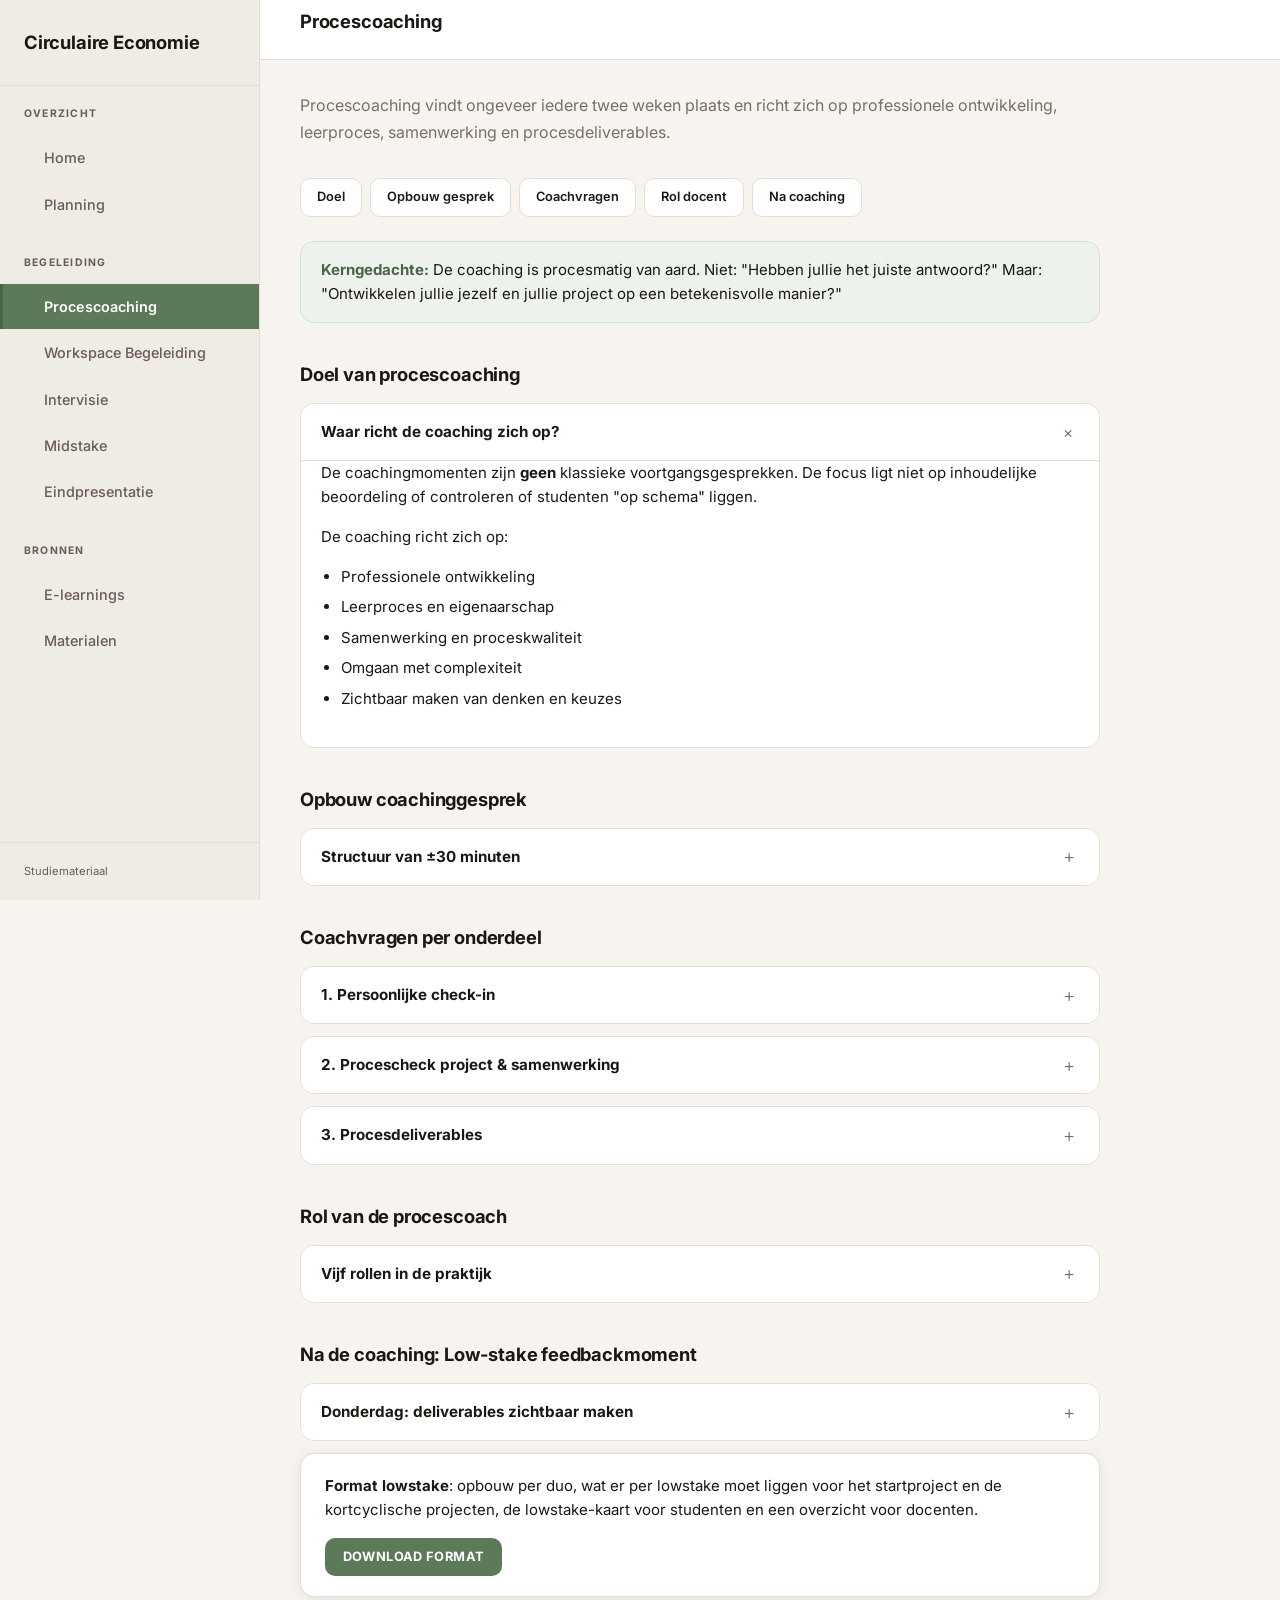
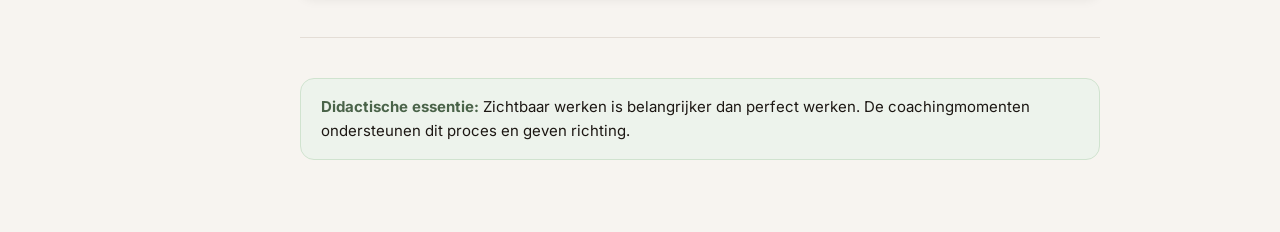
<file: procescoaching.html>
<!DOCTYPE html>
<html lang="nl">
<head>
  <meta charset="UTF-8">
  <meta name="viewport" content="width=device-width, initial-scale=1.0">
  <title>Procescoaching | Circulaire Economie</title>
  <link rel="preconnect" href="https://fonts.googleapis.com">
  <link rel="preconnect" href="https://fonts.gstatic.com" crossorigin>
  <link rel="stylesheet" href="https://fonts.googleapis.com/css2?family=Inter:wght@400;500;600;700&display=swap">
  <link rel="stylesheet" href="style.css?v=3">
</head>
<body>
  <div class="layout">
    <div class="sidebar-overlay" onclick="toggleMenu()"></div>

    <aside class="sidebar" id="sidebar">
      <div class="sidebar-header">
        <div class="sidebar-brand">
          <span class="brand-title">Circulaire Economie</span>
        </div>
      </div>
      <nav class="sidebar-nav">
        <div class="nav-section">
          <div class="nav-section-title">Overzicht</div>
          <a href="index.html" class="nav-link"><span class="nav-icon">&#9679;</span>Home</a>
          <a href="planning.html" class="nav-link"><span class="nav-icon">&#9679;</span>Planning</a>
        </div>
        <div class="nav-section">
          <div class="nav-section-title">Begeleiding</div>
          <a href="procescoaching.html" class="nav-link active"><span class="nav-icon">&#9679;</span>Procescoaching</a>
          <a href="workspace.html" class="nav-link"><span class="nav-icon">&#9679;</span>Workspace Begeleiding</a>
          <a href="intervisie.html" class="nav-link"><span class="nav-icon">&#9679;</span>Intervisie</a>
          <a href="midstake.html" class="nav-link"><span class="nav-icon">&#9679;</span>Midstake</a>
          <a href="eindpresentatie.html" class="nav-link"><span class="nav-icon">&#9679;</span>Eindpresentatie</a>
        </div>
        <div class="nav-section">
          <div class="nav-section-title">Bronnen</div>
          <a href="e-learnings.html" class="nav-link"><span class="nav-icon">&#9679;</span>E-learnings</a>
          <a href="materialen.html" class="nav-link"><span class="nav-icon">&#9679;</span>Materialen</a>
        </div>
      </nav>
      <div class="sidebar-footer">Studiemateriaal</div>
    </aside>

    <main class="main">
      <header class="main-header">
        <button class="mobile-menu-btn" onclick="toggleMenu()">&#9776;</button>
        <h1 class="page-title">Procescoaching</h1>
      </header>

      <div class="main-content">
        <p class="lead">
          Procescoaching vindt ongeveer iedere twee weken plaats en richt zich op professionele ontwikkeling,
          leerproces, samenwerking en procesdeliverables.
        </p>

        <div class="quick-nav">
          <a href="#doel">Doel</a>
          <a href="#opbouw">Opbouw gesprek</a>
          <a href="#coachvragen">Coachvragen</a>
          <a href="#rol">Rol docent</a>
          <a href="#feedback">Na coaching</a>
        </div>

        <div class="callout callout-primary">
          <p><strong>Kerngedachte:</strong> De coaching is procesmatig van aard.
          Niet: "Hebben jullie het juiste antwoord?" Maar: "Ontwikkelen jullie jezelf en jullie project op een betekenisvolle manier?"</p>
        </div>

        <!-- Doel -->
        <h2 id="doel">Doel van procescoaching</h2>
        <div class="collapsible open">
          <div class="collapsible-header" onclick="this.parentElement.classList.toggle('open')">
            <span class="collapsible-title">Waar richt de coaching zich op?</span>
            <span class="collapsible-icon">+</span>
          </div>
          <div class="collapsible-content">
            <p>De coachingmomenten zijn <strong>geen</strong> klassieke voortgangsgesprekken. De focus ligt niet op inhoudelijke beoordeling of controleren of studenten "op schema" liggen.</p>
            <p>De coaching richt zich op:</p>
            <ul>
              <li>Professionele ontwikkeling</li>
              <li>Leerproces en eigenaarschap</li>
              <li>Samenwerking en proceskwaliteit</li>
              <li>Omgaan met complexiteit</li>
              <li>Zichtbaar maken van denken en keuzes</li>
            </ul>
          </div>
        </div>

        <!-- Opbouw -->
        <h2 id="opbouw">Opbouw coachinggesprek</h2>
        <div class="collapsible">
          <div class="collapsible-header" onclick="this.parentElement.classList.toggle('open')">
            <span class="collapsible-title">Structuur van ±30 minuten</span>
            <span class="collapsible-icon">+</span>
          </div>
          <div class="collapsible-content">
            <div class="table-wrap">
              <table>
                <thead>
                  <tr><th>Onderdeel</th><th>Focus</th><th>Tijd</th></tr>
                </thead>
                <tbody>
                  <tr><td><strong>1. Persoonlijke check-in</strong></td><td>Energie, motivatie, leerproces, ambitie</td><td>5 min</td></tr>
                  <tr><td><strong>2. Procescheck</strong></td><td>Samenwerking, voortgang, richting, eigenaarschap</td><td>5&ndash;10 min</td></tr>
                  <tr><td><strong>3. Procesdeliverables</strong></td><td>Concrete tussenproducten en focus komende periode</td><td>10 min</td></tr>
                  <tr><td><strong>4. Afspraken</strong></td><td>Feedbackmoment donderdag, oplevering, accountability</td><td>5 min</td></tr>
                </tbody>
              </table>
            </div>
          </div>
        </div>

        <!-- Coachvragen -->
        <h2 id="coachvragen">Coachvragen per onderdeel</h2>

        <div class="collapsible">
          <div class="collapsible-header" onclick="this.parentElement.classList.toggle('open')">
            <span class="collapsible-title">1. Persoonlijke check-in</span>
            <span class="collapsible-icon">+</span>
          </div>
          <div class="collapsible-content">
            <ul>
              <li>Waar krijg je momenteel energie van? Waar loop je op leeg?</li>
              <li>Welke vaardigheid ontwikkel je momenteel?</li>
              <li>Waar ben je trots op? Waar wil je bewuster in groeien?</li>
              <li>Welke ontwikkeling wil je later zichtbaar maken in je portfolio?</li>
            </ul>
          </div>
        </div>

        <div class="collapsible">
          <div class="collapsible-header" onclick="this.parentElement.classList.toggle('open')">
            <span class="collapsible-title">2. Procescheck project &amp; samenwerking</span>
            <span class="collapsible-icon">+</span>
          </div>
          <div class="collapsible-content">
            <ul>
              <li>Hoe verloopt jullie samenwerking momenteel?</li>
              <li>Waar blijven jullie misschien te lang hangen?</li>
              <li>Waar gaan jullie juist te snel?</li>
              <li>Wat begrijpen jullie inmiddels beter?</li>
              <li>Waar wachten jullie nog te veel af?</li>
              <li>Hoe maken jullie ontwikkeling zichtbaar?</li>
            </ul>
          </div>
        </div>

        <div class="collapsible">
          <div class="collapsible-header" onclick="this.parentElement.classList.toggle('open')">
            <span class="collapsible-title">3. Procesdeliverables</span>
            <span class="collapsible-icon">+</span>
          </div>
          <div class="collapsible-content">
            <p>Deliverables maken denken zichtbaar, keuzes expliciet en feedback mogelijk. Studenten kiezen grotendeels zelf welke deliverables passend zijn.</p>
            <p><strong>Voorbeelden:</strong></p>
            <ul>
              <li><em>Onderzoek:</em> Stakeholderanalyse, systeemanalyse, define-document, opportunity areas</li>
              <li><em>Proces:</em> Scrumboard, planning, roadmap, samenwerkingsafspraken</li>
              <li><em>Concept:</em> Mock-ups, prototypes, wireframes, storyboards, eerste validaties</li>
              <li><em>Ontwikkeling:</em> Leerreflectie, portfolio-opzet, skillmapping</li>
            </ul>
          </div>
        </div>

        <!-- Rol -->
        <h2 id="rol">Rol van de procescoach</h2>
        <div class="collapsible">
          <div class="collapsible-header" onclick="this.parentElement.classList.toggle('open')">
            <span class="collapsible-title">Vijf rollen in de praktijk</span>
            <span class="collapsible-icon">+</span>
          </div>
          <div class="collapsible-content">
            <div class="table-wrap">
              <table>
                <thead>
                  <tr><th>Rol</th><th>Betekenis</th></tr>
                </thead>
                <tbody>
                  <tr><td><strong>Procesbegeleider</strong></td><td>Helpt studenten grip krijgen op hun proces</td></tr>
                  <tr><td><strong>Kritische sparringpartner</strong></td><td>Bevraagt aannames en keuzes</td></tr>
                  <tr><td><strong>Ontwikkelcoach</strong></td><td>Stimuleert professionele groei</td></tr>
                  <tr><td><strong>Accountability partner</strong></td><td>Houdt studenten actief en zichtbaar in beweging</td></tr>
                  <tr><td><strong>Richtinggever</strong></td><td>Helpt studenten betekenisvolle vervolgstappen formuleren</td></tr>
                </tbody>
              </table>
            </div>
          </div>
        </div>

        <!-- Na coaching -->
        <h2 id="feedback">Na de coaching: Low-stake feedbackmoment</h2>
        <div class="collapsible">
          <div class="collapsible-header" onclick="this.parentElement.classList.toggle('open')">
            <span class="collapsible-title">Donderdag: deliverables zichtbaar maken</span>
            <span class="collapsible-icon">+</span>
          </div>
          <div class="collapsible-content">
            <p>Na de coaching werken studenten verder aan hun deliverables. Op <strong>donderdag</strong> worden deze zichtbaar gemaakt tijdens een low-stake feedbackmoment.</p>
            <div class="callout callout-info">
              <p><strong>Belangrijk:</strong> Procesdeliverables hoeven niet perfect te zijn.
              Wel wordt verwacht dat studenten actief voortgang laten zien, afspraken nakomen en keuzes expliciet maken.</p>
            </div>
          </div>
        </div>

        <div class="card">
          <p style="margin-top:0"><strong>Format lowstake</strong>: opbouw per duo, wat er per lowstake moet liggen voor het startproject en de kortcyclische projecten, de lowstake-kaart voor studenten en een overzicht voor docenten.</p>
          <a class="btn btn-primary" href="downloads/format-lowstake.docx" download>Download format</a>
        </div>

        <div class="divider"></div>

        <div class="callout callout-primary">
          <p><strong>Didactische essentie:</strong> Zichtbaar werken is belangrijker dan perfect werken. De coachingmomenten ondersteunen dit proces en geven richting.</p>
        </div>

      </div>
    </main>
  </div>
  <script>
    function toggleMenu(e) {
      if (e) e.preventDefault();
      document.getElementById('sidebar').classList.toggle('open');
      document.querySelector('.sidebar-overlay').classList.toggle('open');
    }
    document.querySelector('.mobile-menu-btn').addEventListener('touchend', toggleMenu);
    document.querySelector('.sidebar-overlay').addEventListener('touchend', toggleMenu);
  </script>
</body>
</html>
</file>
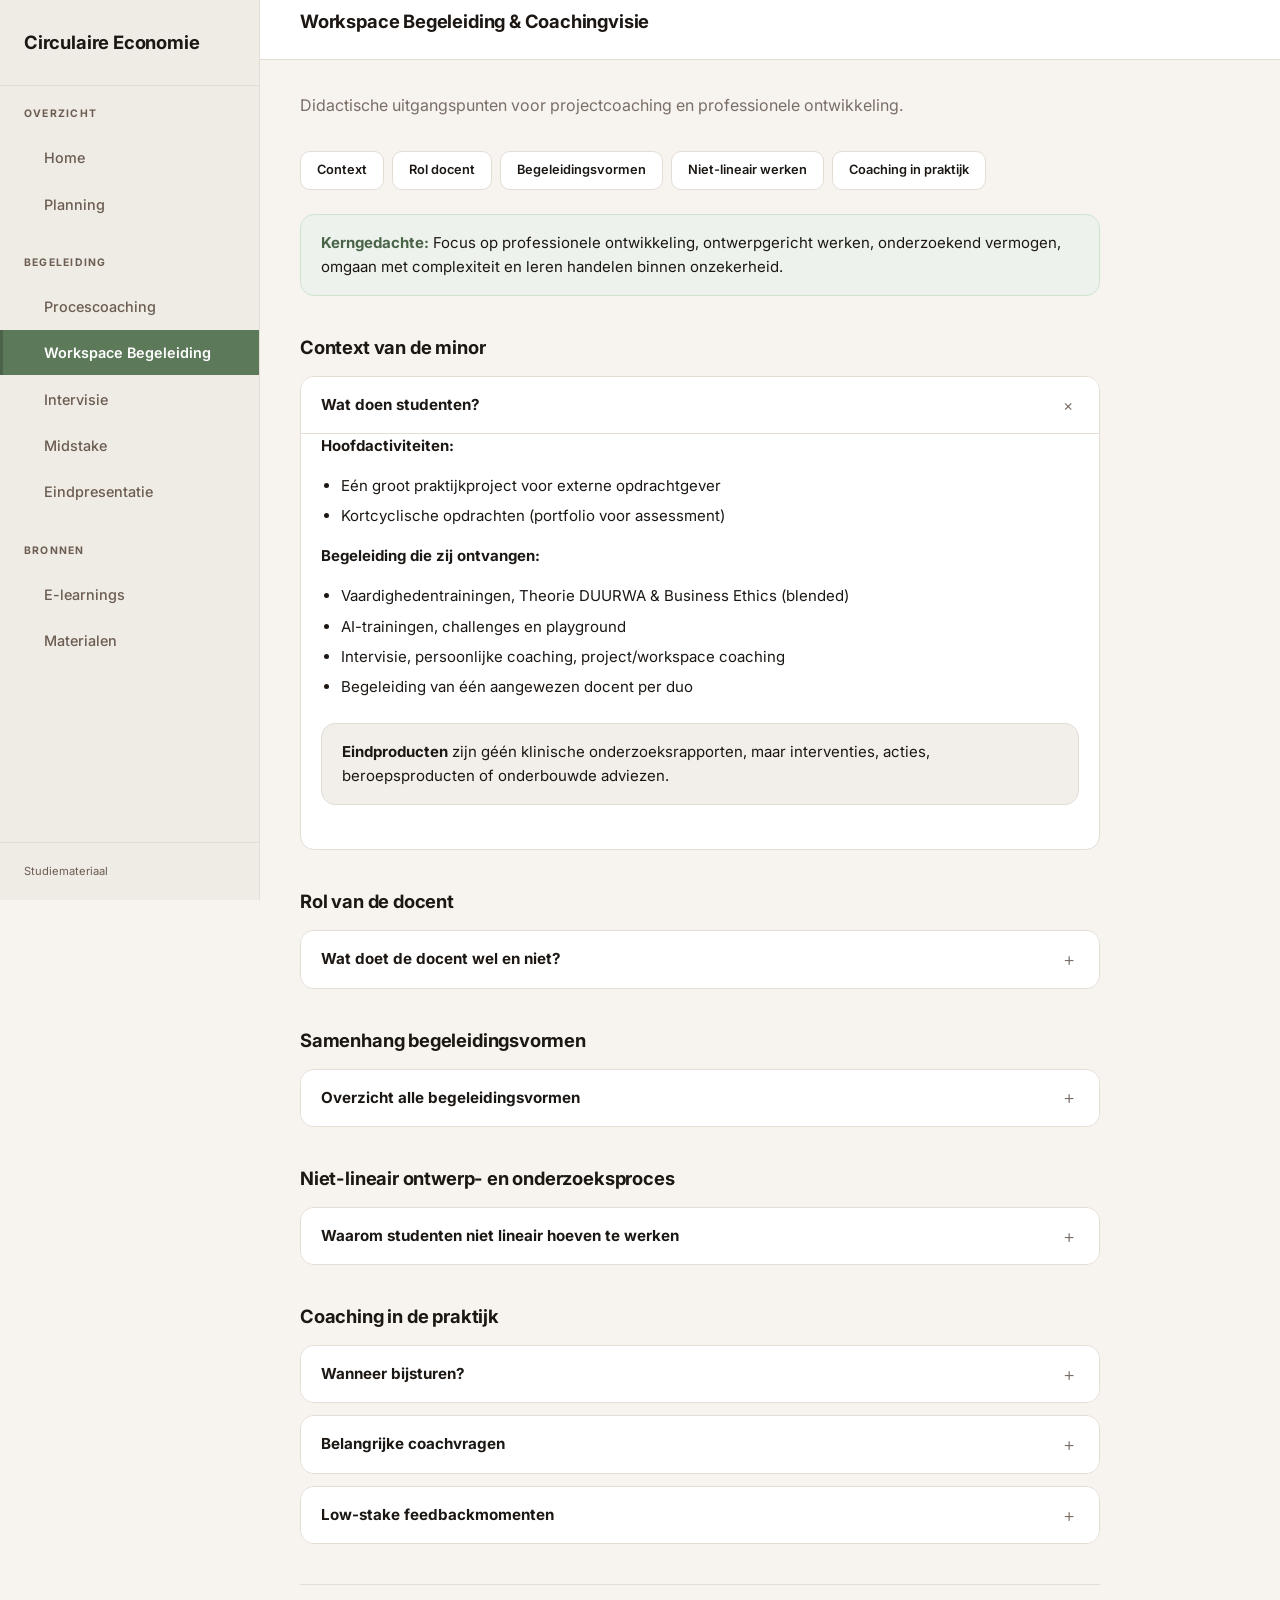
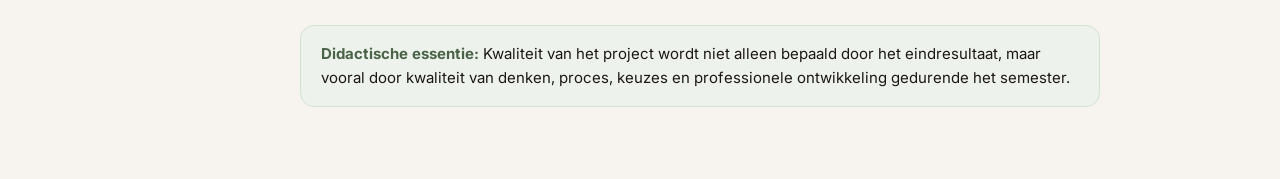
<file: workspace.html>
<!DOCTYPE html>
<html lang="nl">
<head>
  <meta charset="UTF-8">
  <meta name="viewport" content="width=device-width, initial-scale=1.0">
  <title>Workspace Begeleiding | Circulaire Economie</title>
  <link rel="preconnect" href="https://fonts.googleapis.com">
  <link rel="preconnect" href="https://fonts.gstatic.com" crossorigin>
  <link rel="stylesheet" href="https://fonts.googleapis.com/css2?family=Inter:wght@400;500;600;700&display=swap">
  <link rel="stylesheet" href="style.css?v=3">
</head>
<body>
  <div class="layout">
    <div class="sidebar-overlay" onclick="toggleMenu()"></div>

    <!-- Sidebar -->
    <aside class="sidebar" id="sidebar">
      <div class="sidebar-header">
        <div class="sidebar-brand">
          <span class="brand-title">Circulaire Economie</span>
        </div>
      </div>

      <nav class="sidebar-nav">
        <div class="nav-section">
          <div class="nav-section-title">Overzicht</div>
          <a href="index.html" class="nav-link">
            <span class="nav-icon">&#9679;</span>
            Home
          </a>
          <a href="planning.html" class="nav-link">
            <span class="nav-icon">&#9679;</span>
            Planning
          </a>
        </div>

        <div class="nav-section">
          <div class="nav-section-title">Begeleiding</div>
          <a href="procescoaching.html" class="nav-link">
            <span class="nav-icon">&#9679;</span>
            Procescoaching
          </a>
          <a href="workspace.html" class="nav-link active">
            <span class="nav-icon">&#9679;</span>
            Workspace Begeleiding
          </a>
          <a href="intervisie.html" class="nav-link">
            <span class="nav-icon">&#9679;</span>
            Intervisie
          </a>
          <a href="midstake.html" class="nav-link">
            <span class="nav-icon">&#9679;</span>
            Midstake
          </a>
          <a href="eindpresentatie.html" class="nav-link">
            <span class="nav-icon">&#9679;</span>
            Eindpresentatie
          </a>
        </div>

        <div class="nav-section">
          <div class="nav-section-title">Bronnen</div>
          <a href="e-learnings.html" class="nav-link">
            <span class="nav-icon">&#9679;</span>
            E-learnings
          </a>
          <a href="materialen.html" class="nav-link">
            <span class="nav-icon">&#9679;</span>
            Materialen
          </a>
        </div>
      </nav>

      <div class="sidebar-footer">Studiemateriaal</div>
    </aside>

    <!-- Main Content -->
    <main class="main">
      <header class="main-header">
        <button class="mobile-menu-btn" onclick="toggleMenu()">&#9776;</button>
        <h1 class="page-title">Workspace Begeleiding & Coachingvisie</h1>
      </header>

      <div class="main-content">
        <p class="lead">
          Didactische uitgangspunten voor projectcoaching en professionele ontwikkeling.
        </p>

        <div class="quick-nav">
          <a href="#context">Context</a>
          <a href="#rol">Rol docent</a>
          <a href="#begeleidingsvormen">Begeleidingsvormen</a>
          <a href="#niet-lineair">Niet-lineair werken</a>
          <a href="#coaching">Coaching in praktijk</a>
        </div>

        <div class="callout callout-primary">
          <p><strong>Kerngedachte:</strong> Focus op professionele ontwikkeling, ontwerpgericht werken, onderzoekend vermogen, omgaan met complexiteit en leren handelen binnen onzekerheid.</p>
        </div>

        <!-- Context -->
        <h2 id="context">Context van de minor</h2>
        <div class="collapsible open">
          <div class="collapsible-header" onclick="this.parentElement.classList.toggle('open')">
            <span class="collapsible-title">Wat doen studenten?</span>
            <span class="collapsible-icon">+</span>
          </div>
          <div class="collapsible-content">
            <p><strong>Hoofdactiviteiten:</strong></p>
            <ul>
              <li>Eén groot praktijkproject voor externe opdrachtgever</li>
              <li>Kortcyclische opdrachten (portfolio voor assessment)</li>
            </ul>
            <p><strong>Begeleiding die zij ontvangen:</strong></p>
            <ul>
              <li>Vaardighedentrainingen, Theorie DUURWA & Business Ethics (blended)</li>
              <li>AI-trainingen, challenges en playground</li>
              <li>Intervisie, persoonlijke coaching, project/workspace coaching</li>
              <li>Begeleiding van één aangewezen docent per duo</li>
            </ul>
            <div class="callout callout-info">
              <p><strong>Eindproducten</strong> zijn géén klinische onderzoeksrapporten, maar interventies, acties, beroepsproducten of onderbouwde adviezen.</p>
            </div>
          </div>
        </div>

        <!-- Rol docent -->
        <h2 id="rol">Rol van de docent</h2>
        <div class="collapsible">
          <div class="collapsible-header" onclick="this.parentElement.classList.toggle('open')">
            <span class="collapsible-title">Wat doet de docent wel en niet?</span>
            <span class="collapsible-icon">+</span>
          </div>
          <div class="collapsible-content">
            <p><strong>De docent is:</strong> eerste aanspreekpunt, coach, procesbegeleider, kritische sparringpartner, begeleider van ontwerp- en onderzoeksprocessen.</p>

            <p><strong>De docent is NIET:</strong></p>
            <ul>
              <li>Traditionele projectbegeleider die het project overneemt</li>
              <li>Iemand die direct stuurt op "het juiste antwoord"</li>
              <li>Een projectmanager</li>
            </ul>

            <p><strong>Focus ligt op:</strong></p>
            <ul>
              <li>Kwaliteit van denken en proces</li>
              <li>Professionele houding en zelfstandigheid</li>
              <li>Betekenisvolle keuzes en zichtbaar leerproces</li>
            </ul>
          </div>
        </div>

        <!-- Begeleidingsvormen -->
        <h2 id="begeleidingsvormen">Samenhang begeleidingsvormen</h2>
        <div class="collapsible">
          <div class="collapsible-header" onclick="this.parentElement.classList.toggle('open')">
            <span class="collapsible-title">Overzicht alle begeleidingsvormen</span>
            <span class="collapsible-icon">+</span>
          </div>
          <div class="collapsible-content">
            <div class="table-wrap">
              <table>
                <thead>
                  <tr><th>Vorm</th><th>Focus</th></tr>
                </thead>
                <tbody>
                  <tr><td><strong>Workspace coaching</strong></td><td>Just-in-time learning, ad-hoc ondersteuning</td></tr>
                  <tr><td><strong>Projectcoaching</strong></td><td>Proces, keuzes, voortgang, deliverables (low stake)</td></tr>
                  <tr><td><strong>Intervisie</strong></td><td>Collectieve perspectiefverbreding</td></tr>
                  <tr><td><strong>Vaardighedentrainingen</strong></td><td>Concrete methodes, tools, vaardigheden</td></tr>
                  <tr><td><strong>Persoonlijke coaching</strong></td><td>Leerambities, professionele identiteit</td></tr>
                  <tr><td><strong>Duo begeleiding</strong></td><td>Concrete hulp zonder overnemen</td></tr>
                </tbody>
              </table>
            </div>
            <p><em>Deze begeleidingsvormen vullen elkaar aan — ze hebben niet allemaal hetzelfde doel.</em></p>
          </div>
        </div>

        <!-- Niet-lineair -->
        <h2 id="niet-lineair">Niet-lineair ontwerp- en onderzoeksproces</h2>
        <div class="collapsible">
          <div class="collapsible-header" onclick="this.parentElement.classList.toggle('open')">
            <span class="collapsible-title">Waarom studenten niet lineair hoeven te werken</span>
            <span class="collapsible-icon">+</span>
          </div>
          <div class="collapsible-content">
            <p>Studenten bewegen voortdurend tussen: onderzoeken, observeren, testen, herdefiniëren, experimenteren. <strong>Dit is geen probleem</strong> — dit is kenmerkend voor ontwerpgericht werken, innovatie en complexe vraagstukken.</p>

            <p><strong>Co-evolutie van probleem en oplossing:</strong> Probleembegrip en oplossingsrichting ontwikkelen zich tegelijkertijd. Studenten hoeven niet eerst volledig empathize → define → ideate af te ronden.</p>

            <div class="callout callout-primary">
              <p><strong>Maken kan ook een vorm van onderzoeken zijn.</strong> Een vroege mock-up of concept kan helpen aannames zichtbaar te maken en gesprekken te verdiepen.</p>
            </div>
          </div>
        </div>

        <!-- Coaching in praktijk -->
        <h2 id="coaching">Coaching in de praktijk</h2>

        <div class="collapsible">
          <div class="collapsible-header" onclick="this.parentElement.classList.toggle('open')">
            <span class="collapsible-title">Wanneer bijsturen?</span>
            <span class="collapsible-icon">+</span>
          </div>
          <div class="collapsible-content">
            <p><strong style="color: green;">NIET bijsturen</strong> wanneer studenten: vooruitdenken, experimenteren, visualiseren, conceptueel verkennen.</p>
            <p><strong style="color: #dc3545;">WEL bijsturen</strong> wanneer studenten: produceren om onzekerheid te vermijden, stoppen met onderzoeken, te snel convergeren, oplossingen verdedigen zonder voldoende begrip.</p>
          </div>
        </div>

        <div class="collapsible">
          <div class="collapsible-header" onclick="this.parentElement.classList.toggle('open')">
            <span class="collapsible-title">Belangrijke coachvragen</span>
            <span class="collapsible-icon">+</span>
          </div>
          <div class="collapsible-content">
            <ul>
              <li>Waarom maken jullie deze keuze?</li>
              <li>Wat proberen jullie hiermee te begrijpen?</li>
              <li>Welke aannames zitten hierin?</li>
              <li>Welke perspectieven ontbreken nog?</li>
              <li>Waar zit spanning?</li>
              <li>Hoe weten jullie dat dit relevant is?</li>
              <li>Welke inzichten ontstaan hierdoor?</li>
            </ul>
          </div>
        </div>

        <div class="collapsible">
          <div class="collapsible-header" onclick="this.parentElement.classList.toggle('open')">
            <span class="collapsible-title">Low-stake feedbackmomenten</span>
            <span class="collapsible-icon">+</span>
          </div>
          <div class="collapsible-content">
            <p>Na coachingmomenten maken studenten deliverables zichtbaar (donderdag):</p>
            <ul>
              <li><strong>Zichtbaar werken</strong> — proces expliciet maken</li>
              <li><strong>Iteratief ontwikkelen</strong> — ideeën blijven in beweging</li>
              <li><strong>Vroeg feedback</strong> — niet wachten op eindproduct</li>
              <li><strong>Keuzes bespreekbaar</strong> — richting en aannames zichtbaar</li>
              <li><strong>Eigenaarschap</strong> — actief verantwoordelijkheid nemen</li>
            </ul>
          </div>
        </div>

        <div class="divider"></div>

        <div class="callout callout-primary">
          <p><strong>Didactische essentie:</strong> Kwaliteit van het project wordt niet alleen bepaald door het eindresultaat, maar vooral door kwaliteit van denken, proces, keuzes en professionele ontwikkeling gedurende het semester.</p>
        </div>

      </div>
    </main>

  </div>
  <script>
    function toggleMenu(e) {
      if (e) e.preventDefault();
      document.getElementById('sidebar').classList.toggle('open');
      document.querySelector('.sidebar-overlay').classList.toggle('open');
    }
    document.querySelector('.mobile-menu-btn').addEventListener('touchend', toggleMenu);
    document.querySelector('.sidebar-overlay').addEventListener('touchend', toggleMenu);
  </script>
</body>
</html>
</file>
<file: style.css>
/* HAN Fonts */
/* CSS Variables */
:root {
  /* Green Office-palet, overgenomen uit lib/theme.dart van de Flutter-app. */
  --accent: #5C7A5A;            /* saliegroen */
  --accent-donker: #4A6349;
  --accent-licht: #EDF3EC;
  --accent-medium: #D0E3CF;
  --inkt: #1C1713;              /* warm bijna-zwart */
  --wit: #ffffff;

  --bg: #F7F4F0;                /* warm off-white */
  --surface: #ffffff;
  --vlak: #F2EEE9;
  --zijbalk: #EFEBE5;
  --border: #E4DDD6;
  --border-zacht: #EDE8E3;
  --text: #1C1713;
  --text-muted: #7A6E66;
  --text-light: #B0A49A;   /* alleen decoratief: haalt geen AA voor tekst */

  --warm: #7D6034;              /* zand, voor labels */
  --warm-licht: #F6F0E8;

  /* Voor kleine tekst op de warme vlakken: --text-muted haalt daar geen AA
     (4.16:1 op de zijbalk, 4.28:1 op een vlak). Deze tint wel. */
  --tekst-donker: #6B5D52;

  --sidebar-width: 260px;
  --header-height: 60px;
  --radius: 14px;
  --radius-sm: 10px;
  --shadow: 0 2px 12px rgba(0,0,0,0.08);
  --shadow-lg: 0 4px 18px rgba(0,0,0,0.10);
}

/* Reset */
*, *::before, *::after {
  box-sizing: border-box;
  margin: 0;
  padding: 0;
}

html {
  scroll-behavior: smooth;
}

body {
  font-family: Inter, -apple-system, "Segoe UI", Roboto, sans-serif;
  font-weight: 400;
  font-size: 15px;
  line-height: 1.6;
  color: var(--text);
  background: var(--bg);
  min-height: 100vh;
  -webkit-font-smoothing: antialiased;
}

/* Layout */
.layout {
  display: flex;
  min-height: 100vh;
}

/* Sidebar */
.sidebar {
  width: var(--sidebar-width);
  background: var(--zijbalk); border-right: 1px solid var(--border);
  position: fixed;
  top: 0;
  left: 0;
  bottom: 0;
  display: flex;
  flex-direction: column;
  z-index: 100;
}

.sidebar-header {
  padding: 1.75rem 1.5rem;
  border-bottom: 1px solid var(--border);
}

.sidebar-brand {
  display: flex;
  flex-direction: column;
  gap: 4px;
}

.brand-subtitle {
  font-size: 0.65rem;
  font-weight: 700;
  color: var(--accent);
  letter-spacing: 0.15em;
  text-transform: uppercase;
}

.brand-title {
  font-size: 1.15rem;
  font-weight: 700;
  color: var(--text);
  letter-spacing: -0.01em;
}

.sidebar-nav {
  flex: 1;
  padding: 1.25rem 0;
  overflow-y: auto;
}

.nav-section {
  margin-bottom: 1.75rem;
}

.nav-section-title {
  font-size: 0.65rem;
  font-weight: 700;
  color: var(--tekst-donker);
  text-transform: uppercase;
  letter-spacing: 0.12em;
  padding: 0 1.5rem;
  margin-bottom: 0.75rem;
}

.nav-link {
  display: flex;
  align-items: center;
  gap: 0.75rem;
  padding: 0.7rem 1.5rem;
  color: var(--tekst-donker);
  text-decoration: none;
  font-size: 0.9rem;
  font-weight: 500;
  transition: all 0.12s ease;
  border-left: 3px solid transparent;
  margin: 1px 0;
}

.nav-link:hover {
  background: rgba(0,0,0,0.04);
  color: var(--text);
  border-left-color: var(--border);
}

.nav-link.active {
  background: var(--accent);
  color: #ffffff;
  border-left-color: var(--accent-donker);
  font-weight: 600;
}

.nav-icon {
  font-size: 6px;
  opacity: 0;
}

.nav-link.active .nav-icon {
  opacity: 0;
}

.sidebar-footer {
  padding: 1.25rem 1.5rem;
  border-top: 1px solid var(--border);
  font-size: 0.7rem;
  color: var(--tekst-donker);
  line-height: 1.5;
}

/* Main Content */
.main {
  flex: 1;
  margin-left: var(--sidebar-width);
  min-height: 100vh;
  background: var(--bg);
}

.main-header {
  background: var(--surface);
  border-bottom: 1px solid var(--border);
  padding: 0 2.5rem;
  height: var(--header-height);
  display: flex;
  align-items: center;
  position: sticky;
  top: 0;
  z-index: 50;
}

.page-title {
  font-size: 1.15rem;
  font-weight: 700;
  color: var(--inkt);
  letter-spacing: -0.01em;
}

.main-content {
  padding: 2rem 2.5rem 3rem;
  max-width: 880px;
}

/* Typography */
h1, h2, h3, h4 {
  color: var(--inkt);
  font-weight: 700;
  line-height: 1.3;
  letter-spacing: -0.01em;
}

h1 { font-size: 1.5rem; margin-bottom: 1rem; }
h2 { font-size: 1.15rem; margin: 2.5rem 0 1rem; color: var(--text); }
h3 { font-size: 1rem; margin: 1.5rem 0 0.75rem; }

p {
  margin-bottom: 1rem;
  color: var(--text);
}

.lead {
  font-size: 1rem;
  color: var(--text-muted);
  margin-bottom: 2rem;
  line-height: 1.7;
}

/* Cards */
.card {
  background: var(--surface);
  border: 1px solid var(--border);
  border-radius: var(--radius);
  padding: 1.25rem 1.5rem;
  margin-bottom: 1rem;
  box-shadow: var(--shadow);
  transition: border-color 0.15s ease, box-shadow 0.15s ease;
}

.card:hover {
  border-color: #ccc;
}

.card-title {
  font-size: 0.95rem;
  font-weight: 700;
  color: var(--inkt);
  margin-bottom: 0.4rem;
}

.card-title .icon {
  color: var(--accent);
}

.card-text {
  font-size: 0.85rem;
  color: var(--text-muted);
  line-height: 1.5;
}

/* Grid */
.card-grid {
  display: grid;
  grid-template-columns: repeat(auto-fill, minmax(260px, 1fr));
  gap: 1rem;
  margin: 1.25rem 0;
}

.card-link {
  text-decoration: none;
  display: block;
  transition: transform 0.12s ease;
}

.card-link:hover {
  transform: translateY(-2px);
}

.card-link:hover .card {
  box-shadow: var(--shadow-lg);
  border-color: var(--accent);
}

/* Lists */
ul, ol {
  margin: 0 0 1rem 1.25rem;
}

li {
  margin-bottom: 0.4rem;
  color: var(--text);
}

li strong {
  color: var(--inkt);
}

/* Tables */
.table-wrap {
  overflow-x: auto;
  margin: 1.25rem 0;
  border-radius: var(--radius);
  border: 1px solid var(--border);
  background: var(--surface);
}

table {
  width: 100%;
  border-collapse: collapse;
  font-size: 0.85rem;
}

th, td {
  padding: 0.8rem 1rem;
  text-align: left;
  border-bottom: 1px solid var(--border);
}

th {
  background: var(--bg);
  font-weight: 700;
  color: var(--inkt);
  font-size: 0.7rem;
  text-transform: uppercase;
  letter-spacing: 0.06em;
}

tr:last-child td {
  border-bottom: none;
}

tr:hover td {
  background: var(--accent-licht);
}

/* Badges */
.badge {
  display: inline-block;
  padding: 0.25rem 0.65rem;
  font-size: 0.68rem;
  font-weight: 700;
  border-radius: var(--radius-sm);
  text-transform: uppercase;
  letter-spacing: 0.04em;
}

.badge-primary {
  background: var(--accent);
  color: var(--wit);
}

.badge-muted {
  background: var(--bg);
  color: var(--text-muted);
  border: 1px solid var(--border);
}

/* Callouts */
.callout {
  padding: 1rem 1.25rem;
  border-radius: var(--radius);
  margin: 1.5rem 0;
  background: var(--vlak);
  border: 1px solid var(--border);
}

.callout-primary {
  background: var(--accent-licht);
  border-color: var(--accent-medium);
}

.callout-primary strong {
  color: var(--accent-donker);
}

.callout-info {
  background: var(--vlak);
  border-color: var(--border);
}

.callout-info strong {
  color: var(--text);
}

.callout p:last-child {
  margin-bottom: 0;
}

/* Links */
a {
  color: var(--accent);
  text-decoration: none;
  font-weight: 500;
}

a:hover {
  text-decoration: underline;
}

/* Buttons */
.btn {
  display: inline-flex;
  align-items: center;
  gap: 0.5rem;
  padding: 0.55rem 1.1rem;
  font-size: 0.8rem;
  font-weight: 700;
  border-radius: var(--radius-sm);
  border: none;
  cursor: pointer;
  text-decoration: none;
  transition: all 0.12s ease;
  text-transform: uppercase;
  letter-spacing: 0.03em;
}

.btn-primary {
  background: var(--accent);
  color: var(--wit);
}

.btn-primary:hover {
  background: var(--accent-donker);
  text-decoration: none;
}

.btn-outline {
  background: transparent;
  border: 1px solid var(--border);
  color: var(--text);
}

.btn-outline:hover {
  border-color: var(--accent);
  background: var(--accent);
  color: var(--wit);
  text-decoration: none;
}

/* Section divider */
.divider {
  height: 1px;
  background: var(--border);
  margin: 2.5rem 0;
}

/* Placeholder */
.placeholder {
  background: var(--surface);
  border: 1px dashed var(--border);
  border-radius: var(--radius);
  padding: 2rem;
  text-align: center;
  color: var(--text-muted);
  font-size: 0.85rem;
}

/* Mobile menu button */
.mobile-menu-btn {
  display: none;
  background: var(--inkt);
  border: none;
  color: white;
  width: 44px;
  height: 44px;
  border-radius: var(--radius-sm);
  cursor: pointer;
  font-size: 1.5rem;
  line-height: 1;
  margin-right: 1rem;
  -webkit-tap-highlight-color: transparent;
  touch-action: manipulation;
}

.mobile-menu-btn:hover,
.mobile-menu-btn:active {
  background: #333;
}

/* Mobile overlay */
.sidebar-overlay {
  display: none;
  position: fixed;
  top: 0;
  left: 0;
  right: 0;
  bottom: 0;
  background: rgba(0,0,0,0.5);
  z-index: 99;
  -webkit-tap-highlight-color: transparent;
  touch-action: manipulation;
}

/* Responsive */
@media (max-width: 1024px) {
  .mobile-menu-btn {
    display: flex;
    align-items: center;
    justify-content: center;
    position: relative;
    z-index: 60;
  }

  .sidebar {
    transform: translateX(-100%);
    transition: transform 0.25s ease;
  }

  .sidebar.open {
    transform: translateX(0);
  }

  .sidebar-overlay.open {
    display: block;
  }

  .main {
    margin-left: 0;
  }

  .main-header {
    padding: 0 1rem;
    position: sticky;
    top: 0;
    z-index: 50;
  }

  .main-content {
    padding: 1.5rem 1rem;
  }

  .page-title {
    font-size: 1rem;
  }

  .quick-nav {
    flex-wrap: wrap;
  }

  .quick-nav a {
    font-size: 0.75rem;
    padding: 0.4rem 0.75rem;
  }

  .grade-scale {
    grid-template-columns: repeat(2, 1fr);
  }

  .indicator-grid {
    grid-template-columns: repeat(2, 1fr);
  }
}

/* Collapsible sections */
.collapsible {
  background: var(--surface);
  border: 1px solid var(--border);
  border-radius: var(--radius);
  margin-bottom: 0.75rem;
  overflow: hidden;
}

.collapsible-header {
  display: flex;
  align-items: center;
  justify-content: space-between;
  padding: 1rem 1.25rem;
  cursor: pointer;
  background: var(--surface);
  transition: background 0.12s ease;
  user-select: none;
}

.collapsible-header:hover {
  background: var(--bg);
}

.collapsible-title {
  font-size: 0.95rem;
  font-weight: 700;
  color: var(--inkt);
  margin: 0;
}

.collapsible-icon {
  width: 20px;
  height: 20px;
  display: flex;
  align-items: center;
  justify-content: center;
  color: var(--text-muted);
  transition: transform 0.2s ease;
  font-size: 1.2rem;
  font-weight: 300;
}

.collapsible.open .collapsible-icon {
  transform: rotate(45deg);
}

.collapsible-content {
  display: none;
  padding: 0 1.25rem 1.25rem;
  border-top: 1px solid var(--border);
}

.collapsible.open .collapsible-content {
  display: block;
}

/* Quick links / jump nav */
.quick-nav {
  display: flex;
  flex-wrap: wrap;
  gap: 0.5rem;
  margin: 1.5rem 0;
}

.quick-nav a {
  display: inline-block;
  padding: 0.5rem 1rem;
  background: var(--surface);
  border: 1px solid var(--border);
  border-radius: var(--radius-sm);
  font-size: 0.8rem;
  font-weight: 600;
  color: var(--text);
  transition: all 0.12s ease;
}

.quick-nav a:hover {
  border-color: var(--accent);
  color: var(--accent);
  text-decoration: none;
}

/* Print */
@media print {
  .sidebar {
    display: none;
  }

  .main {
    margin-left: 0;
  }

  .collapsible-content {
    display: block !important;
  }
}
</file>
